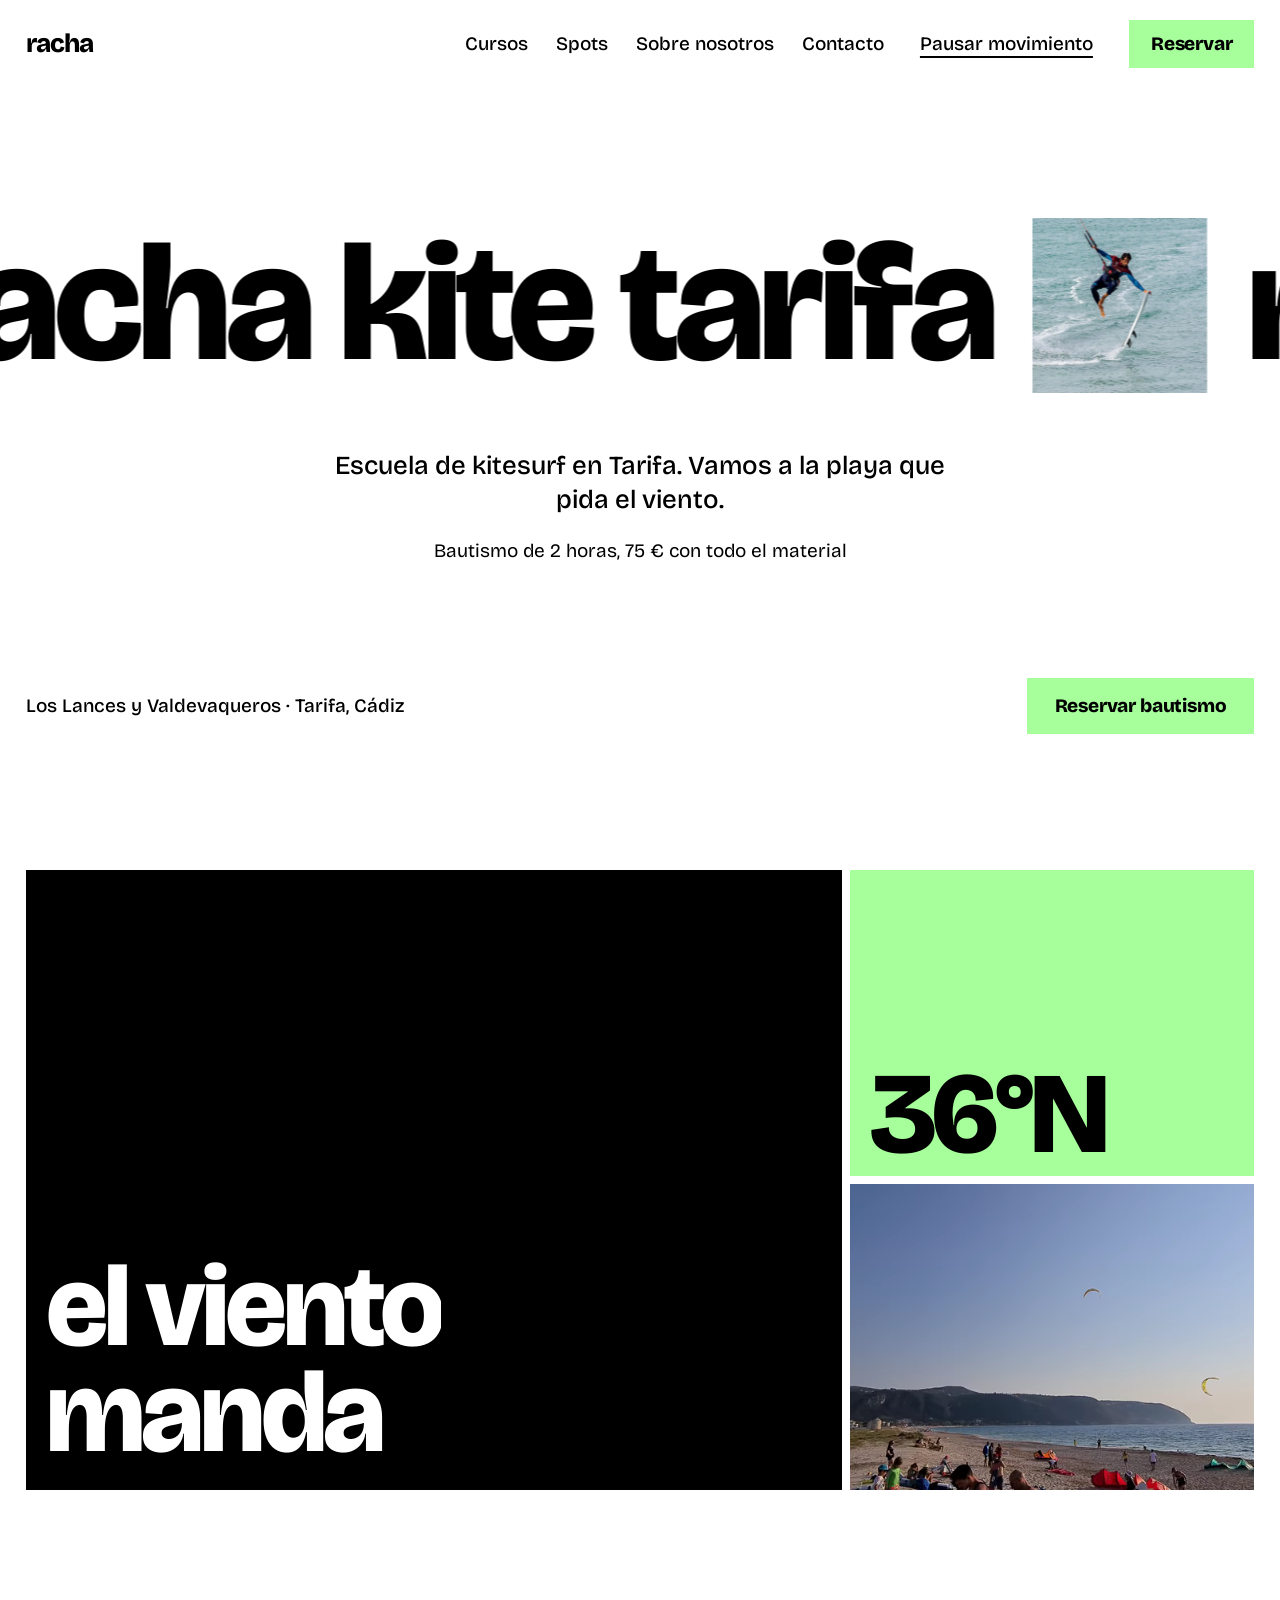
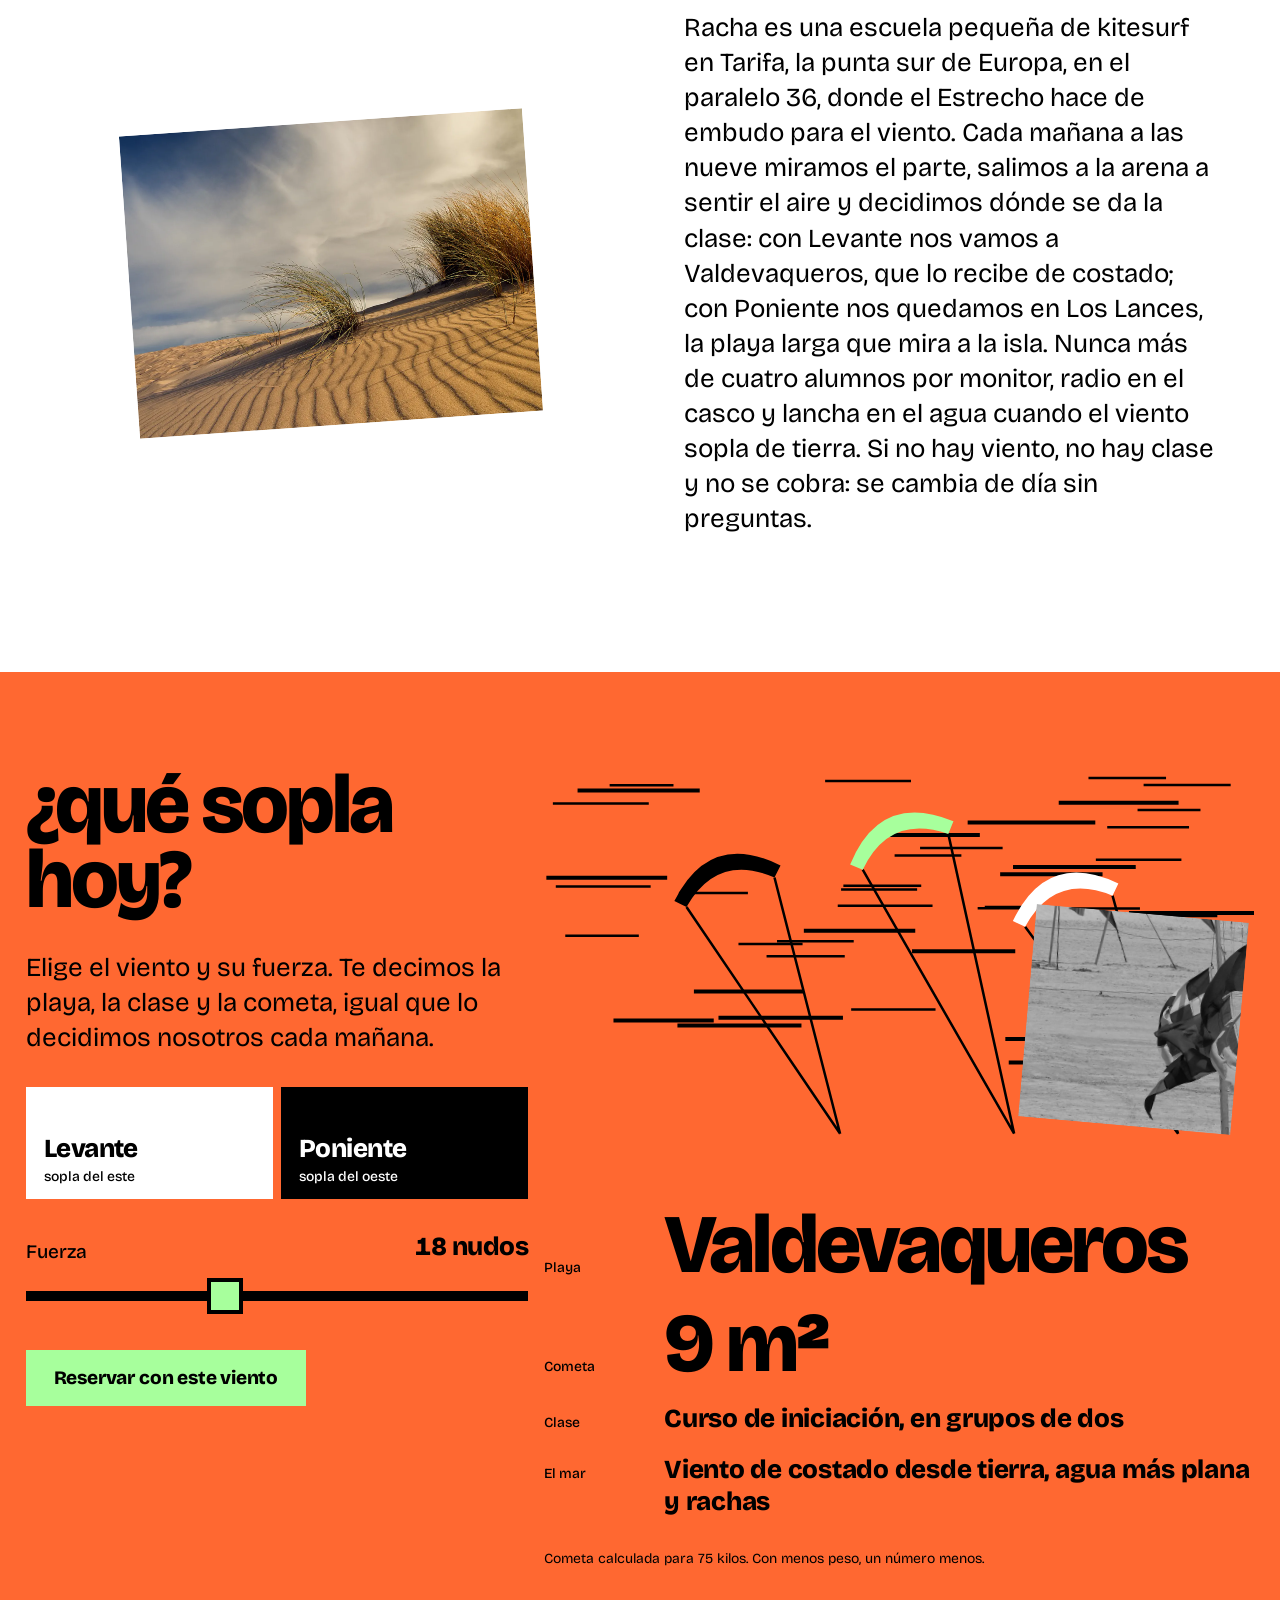
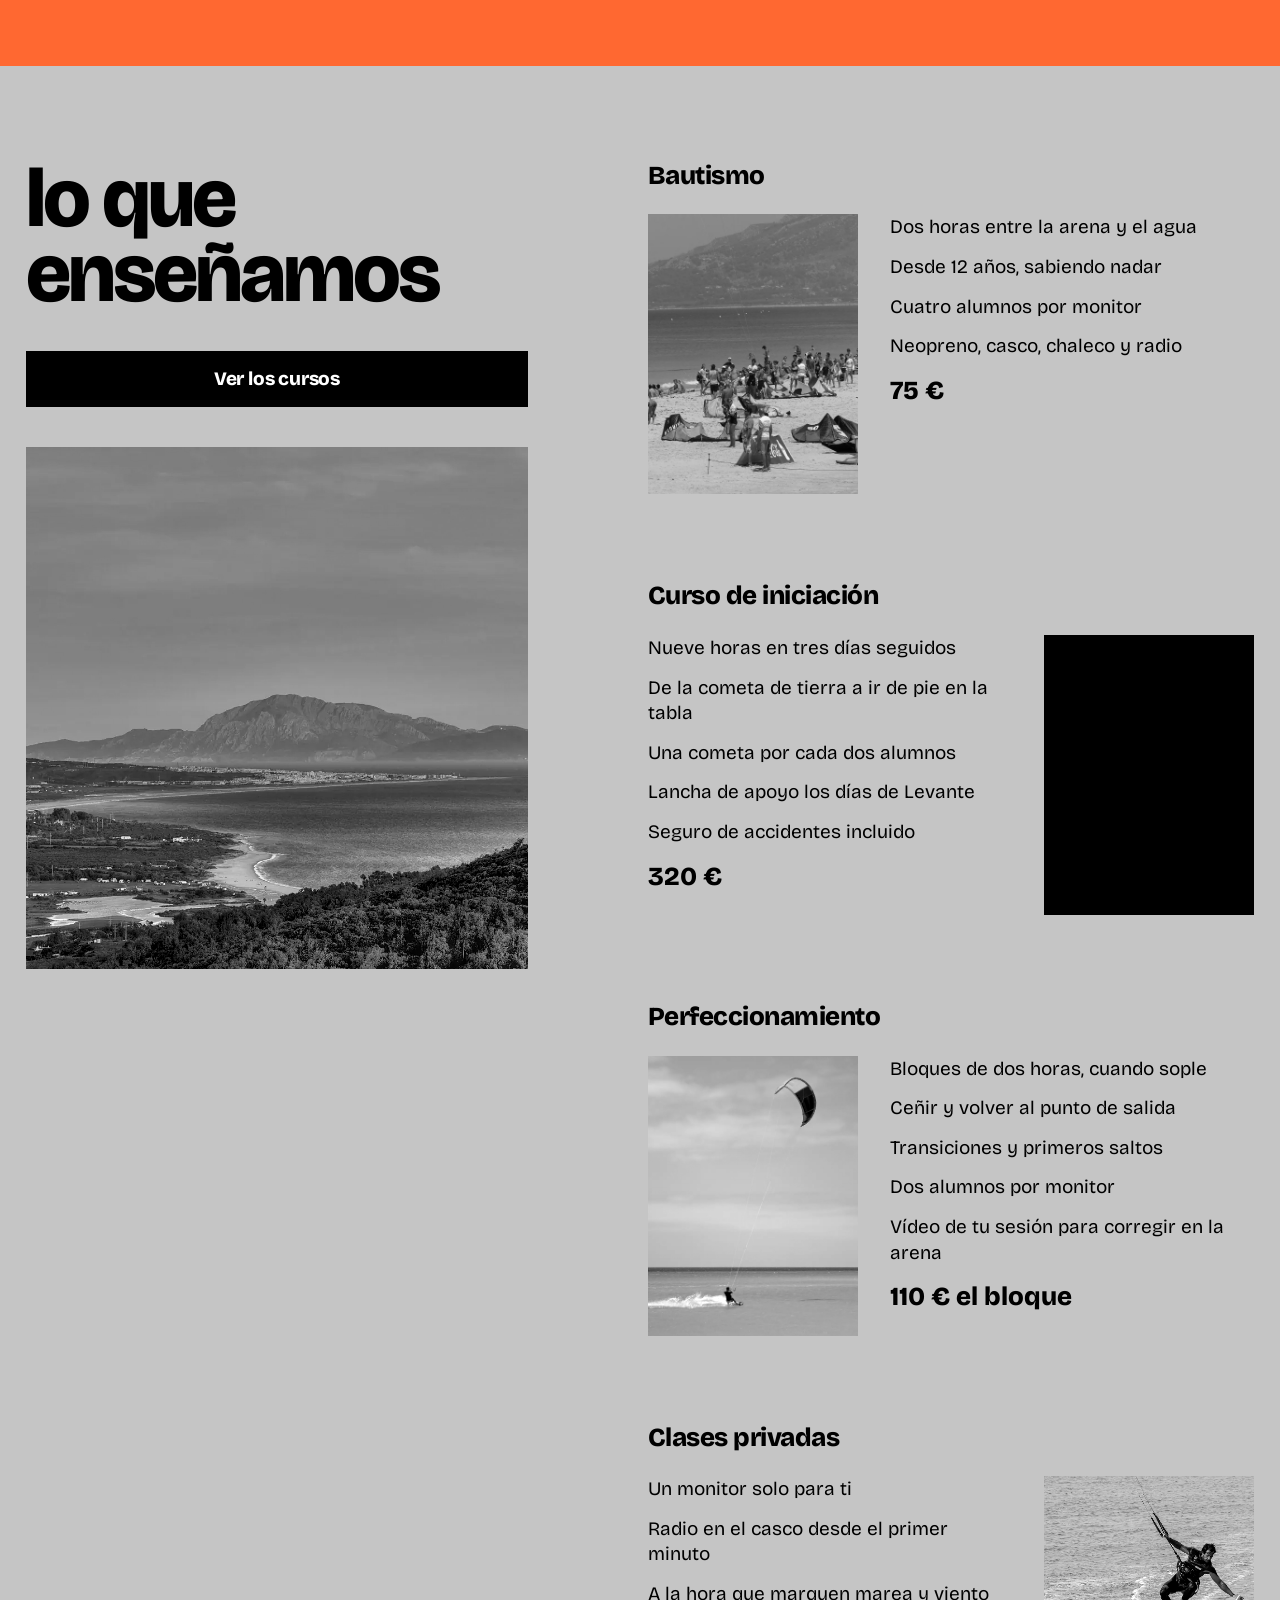
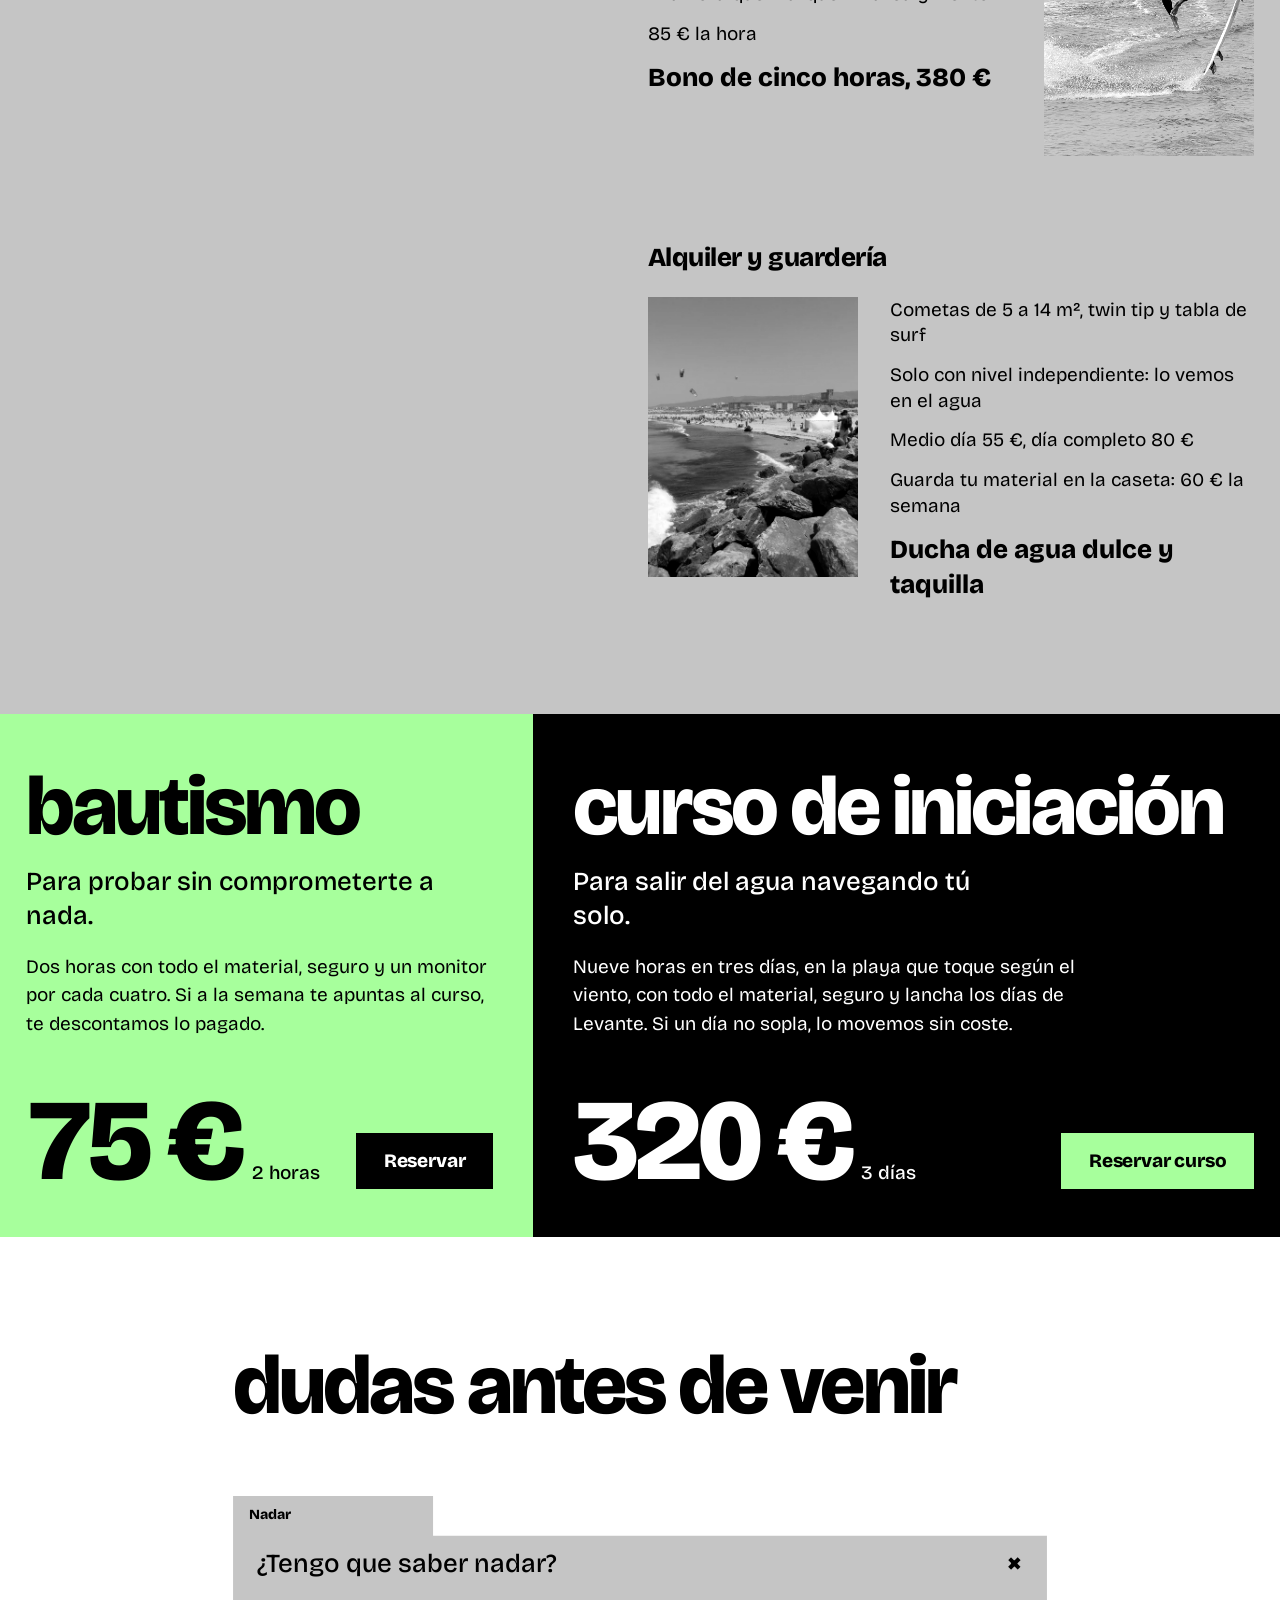
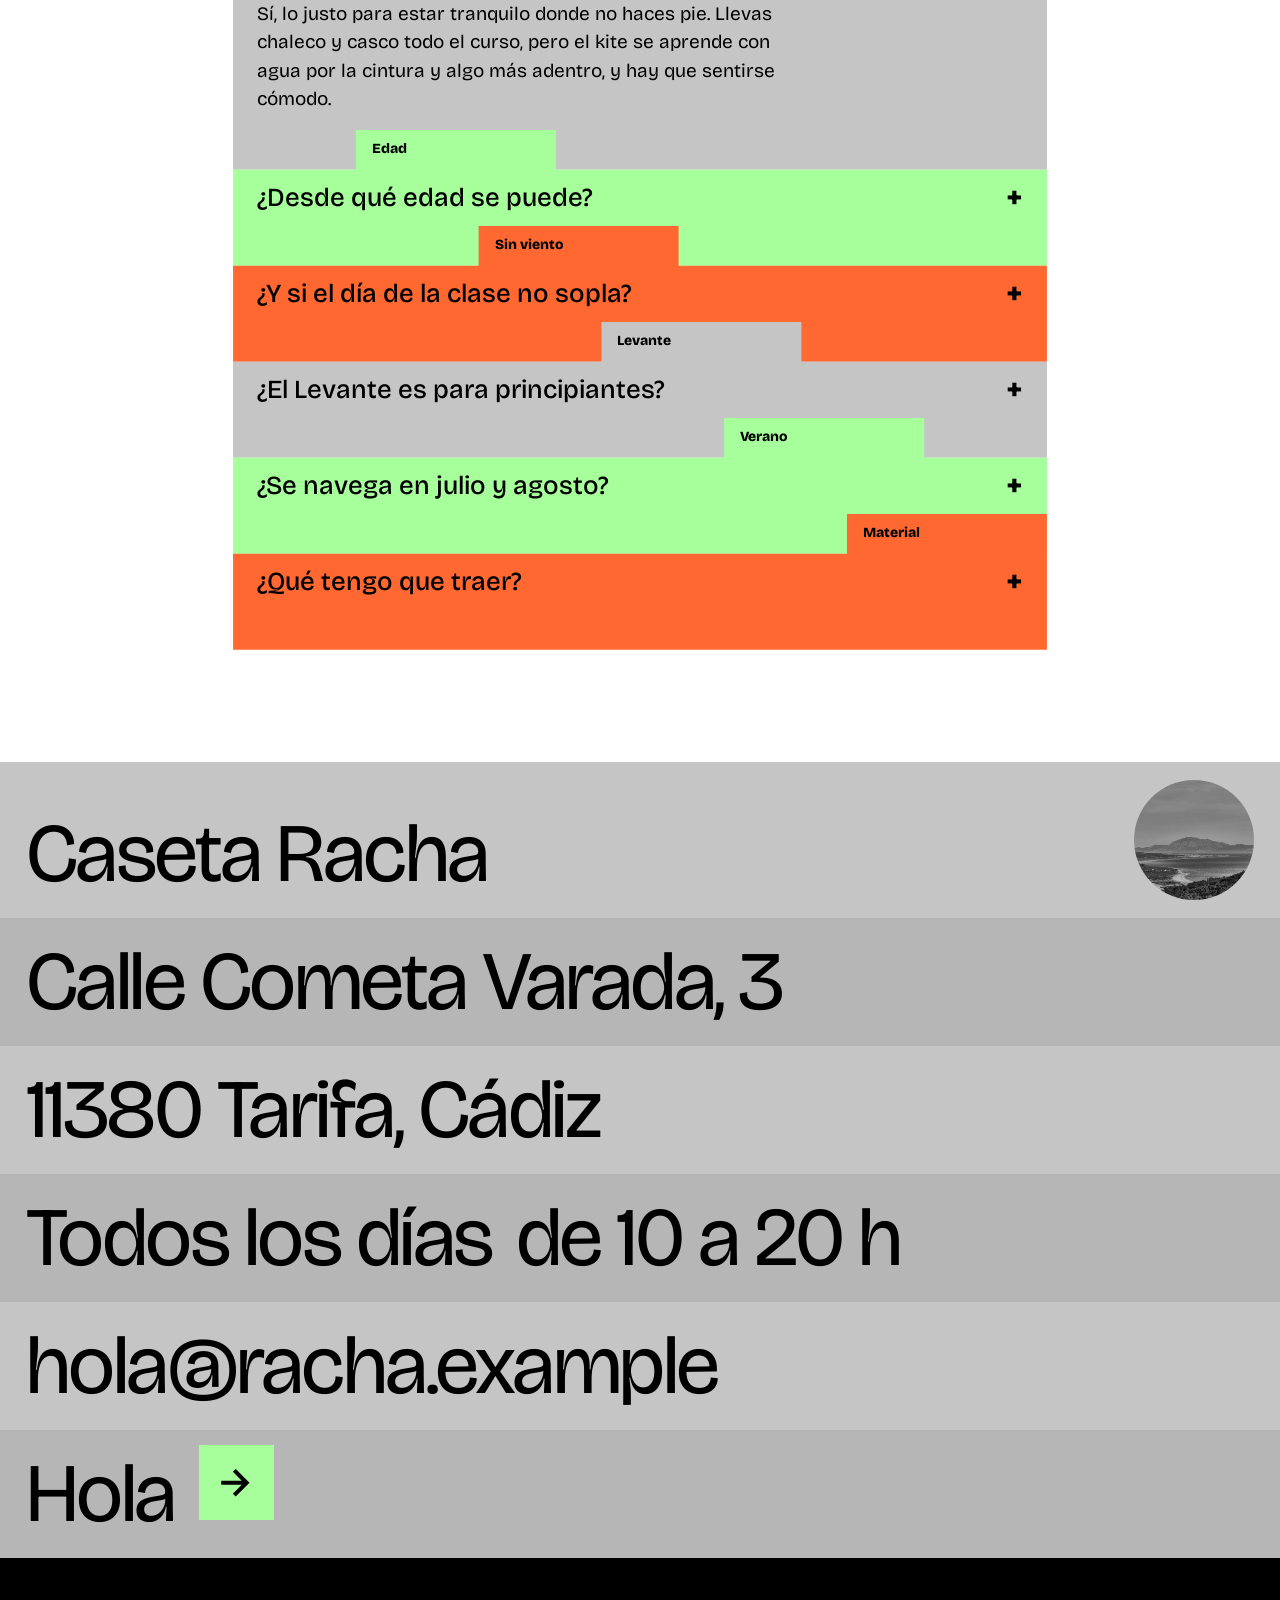
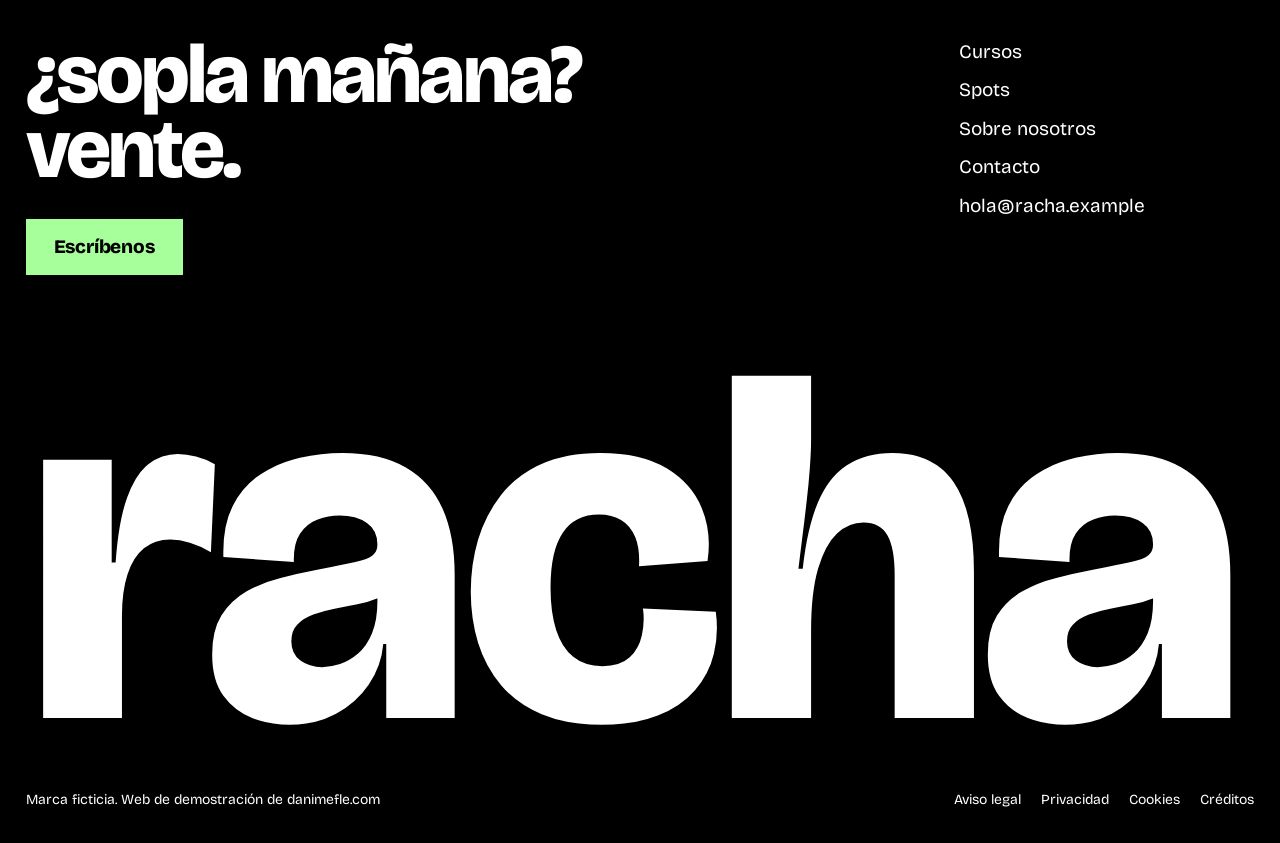
<file: index.html>
<!doctype html>
<!--
  index.html: Portada de Racha, escuela de kitesurf (ficticia) en Tarifa / Home page
  Racha es una marca ficticia: web de demostración de danimefle.com.
  Racha is a fictitious brand: demo site by danimefle.com.
-->
<html lang="es">
<head>
  <meta charset="utf-8">
  <meta name="viewport" content="width=device-width, initial-scale=1">
  <title>Racha · Escuela de kitesurf en Tarifa</title>
  <meta name="description" content="Escuela de kitesurf en Tarifa (marca ficticia): bautismo, cursos de iniciación y perfeccionamiento, clases privadas y alquiler, en la playa que pida el viento.">
  <!-- Negocio ficticio: que no salga en buscadores / Fictitious business: keep it out of search engines -->
  <meta name="robots" content="noindex, follow">
  <link rel="canonical" href="https://racha.danimefle.com/">
  <!-- Open Graph y Twitter / Open Graph and Twitter -->
  <meta property="og:type" content="website">
  <meta property="og:site_name" content="Racha">
  <meta property="og:locale" content="es_ES">
  <meta property="og:url" content="https://racha.danimefle.com/">
  <meta property="og:title" content="Racha · Escuela de kitesurf en Tarifa">
  <meta property="og:description" content="Escuela de kitesurf en Tarifa (marca ficticia): bautismo, cursos de iniciación y perfeccionamiento, clases privadas y alquiler, en la playa que pida el viento.">
  <meta property="og:image" content="https://racha.danimefle.com/assets/og/og-portada.jpg">
  <meta property="og:image:width" content="1200">
  <meta property="og:image:height" content="630">
  <meta property="og:image:alt" content="Racha, escuela de kitesurf en Tarifa">
  <meta name="twitter:card" content="summary_large_image">
  <meta name="twitter:title" content="Racha · Escuela de kitesurf en Tarifa">
  <meta name="twitter:description" content="Escuela de kitesurf en Tarifa (marca ficticia): bautismo, cursos de iniciación y perfeccionamiento, clases privadas y alquiler, en la playa que pida el viento.">
  <meta name="twitter:image" content="https://racha.danimefle.com/assets/og/og-portada.jpg">
  <meta name="theme-color" content="#a7ff9c">
  <!-- Iconos y manifiesto / Icons and manifest -->
  <link rel="icon" href="assets/favicon.svg" type="image/svg+xml">
  <link rel="icon" href="assets/favicon-32.png" type="image/png" sizes="32x32">
  <link rel="apple-touch-icon" href="assets/apple-touch-icon.png">
  <link rel="manifest" href="site.webmanifest">
  <!-- Fuentes propias y estilos / Self-hosted fonts and styles -->
  <link rel="preload" href="assets/fonts/BricolageGrotesque-v9-latin.woff2" as="font" type="font/woff2" crossorigin>
  <link rel="stylesheet" href="assets/css/estilos.css">
  <!-- Clase js antes de pintar; analítica Plausible sin cookies; scripts de la página -->
  <!-- js class before painting; cookie-free Plausible analytics; page scripts -->
  <script src="assets/js/temprano.js"></script>
  <script defer data-domain="racha.danimefle.com" src="https://analytics.danimefle.com/js/script.js"></script>
  <script src="assets/js/movimiento.js" defer></script>
  <script src="assets/js/viento.js" defer></script>
  <!-- Datos estructurados: solo el sitio, sin negocio (es ficticio) / Structured data: site only, no business (it is fictitious) -->
  <script type="application/ld+json">{"@context":"https://schema.org","@type":"WebSite","name":"Racha","url":"https://racha.danimefle.com/","inLanguage":"es","description":"Web de demostración de una escuela de kitesurf ficticia en Tarifa."}</script>
</head>
<body>

<!-- ===================== BARRA COMÚN / COMMON BAR ===================== -->
<a class="saltar" href="#contenido">Saltar al contenido</a>
<header class="barra">
  <a class="barra__marca" href="index.html" aria-label="Racha, inicio" aria-current="page">racha</a>
  <nav class="barra__nav" aria-label="Principal">
    <ul class="barra__links">
        <li><a href="cursos.html">Cursos</a></li>
        <li><a href="spots.html">Spots</a></li>
        <li><a href="sobre-nosotros.html">Sobre nosotros</a></li>
        <li><a href="contacto.html">Contacto</a></li>
    </ul>
  </nav>
  <!-- Pausa del movimiento continuo (solo aparece si la página lo tiene) / Pause for continuous motion (only shown if the page has it) -->
  <button class="barra__pausa" type="button" hidden>Pausar movimiento</button>
  <a class="btn btn--sm barra__cta" href="contacto.html#formulario">Reservar</a>
  <button class="barra__menu" type="button" aria-expanded="false" aria-controls="menu-movil">Menú</button>
</header>
<!-- Menú del móvil: diálogo con foco atrapado; Escape lo cierra / Phone menu: dialog with focus trap; Escape closes it -->
<div class="menu-movil" id="menu-movil" role="dialog" aria-modal="true" aria-label="Menú" hidden>
  <button class="menu-movil__cerrar" type="button">Cerrar</button>
  <nav aria-label="Menú del móvil">
    <ul>
      <li><a href="index.html" aria-current="page">Inicio</a></li>
        <li><a href="cursos.html">Cursos</a></li>
        <li><a href="spots.html">Spots</a></li>
        <li><a href="sobre-nosotros.html">Sobre nosotros</a></li>
        <li><a href="contacto.html">Contacto</a></li>
    </ul>
  </nav>
  <a class="btn" href="contacto.html#formulario">Reservar</a>
</div>

<main id="contenido" tabindex="-1">
<!-- ===================== HÉROE: la cinta con fotos / HERO: the tape with photos ===================== -->
<section class="hero" id="inicio" aria-label="Portada">
  <!-- Bloque central: la cinta con el nombre y las fotos, y la frase que dice qué es esto.
       La cinta se mueve con el viento elegido; la primera copia es el texto real y las demás van ocultas
       a lectores de pantalla. -->
  <!-- Middle block: the tape with the name and the photos, and the sentence saying what this is.
       The tape moves with the chosen wind; the first copy is the real text and the rest are hidden
       from screen readers. -->
  <div class="hero__mid">
    <h1 class="hero__line" data-linea data-continuo>
      <span class="hero__track" data-pista>
        <span class="hero__seg">racha kite tarifa<span class="hero__pic"><img src="assets/img/kiter-cuadrado.webp" width="720" height="720" alt="" fetchpriority="high"></span></span>
        <span class="hero__seg" aria-hidden="true">racha kite tarifa<span class="hero__pic"><img src="assets/img/isla-cuadrado.webp" width="720" height="720" alt=""></span></span>
        <span class="hero__seg" aria-hidden="true">racha kite tarifa<span class="hero__pic"><img src="assets/img/cometas-cuadrado.webp" width="720" height="720" alt=""></span></span>
        <span class="hero__seg" aria-hidden="true">racha kite tarifa<span class="hero__pic"><img src="assets/img/kiter-cuadrado.webp" width="720" height="720" alt=""></span></span>
        <span class="hero__seg" aria-hidden="true">racha kite tarifa<span class="hero__pic"><img src="assets/img/isla-cuadrado.webp" width="720" height="720" alt=""></span></span>
        <span class="hero__seg" aria-hidden="true">racha kite tarifa<span class="hero__pic"><img src="assets/img/cometas-cuadrado.webp" width="720" height="720" alt=""></span></span>
      </span>
    </h1>

    <div class="hero__copy">
      <p class="hero__say" data-r style="--i:2">Escuela de kitesurf en Tarifa. Vamos a la playa que pida el viento.</p>
      <p class="hero__fact" data-r style="--i:3">Bautismo de 2 horas, 75 € con todo el material</p>
    </div>
  </div>

  <!-- Fila inferior: dónde y la única acción / Bottom row: where, and the single action -->
  <div class="hero__bottom">
    <p class="hero__where">Los Lances y Valdevaqueros · Tarifa, Cádiz</p>
    <a class="btn hero__cta" href="contacto.html?curso=bautismo#formulario">Reservar bautismo</a>
  </div>
</section>

<!-- ===================== INTRO: tablero de baldosas ===================== -->
<!-- ===================== INTRO: statement tiles board ===================== -->
<section class="intro" aria-labelledby="t-intro">
  <div class="board">
    <!-- Baldosa A: el lema, en la baldosa más oscura -->
    <!-- Tile A: the slogan, on the darkest tile -->
    <div class="tile tile--a">
      <h2 class="slogan" id="t-intro"><span class="ln"><span data-r style="--i:0">el viento</span></span><span class="ln"><span data-r style="--i:1">manda</span></span></h2>
    </div>
    <!-- Baldosa B: una palabra a la misma talla, recortada -->
    <!-- Tile B: one word at the same size, cropped -->
    <div class="tile tile--b" aria-hidden="true"><span class="tile__word" data-r style="--i:2">36°N</span></div>
    <!-- Baldosa C: la imagen en movimiento (bucle mudo con póster) -->
    <!-- Tile C: the moving picture (muted loop with a poster) -->
    <div class="tile tile--c">
      <video class="loop" muted loop playsinline preload="metadata" data-continuo poster="assets/video/cometas-atardecer-poster.webp" width="854" height="384" aria-hidden="true">
        <source src="assets/video/cometas-atardecer.webm" type="video/webm">
      </video>
    </div>
    <!-- Baldosa D: foto de la duna a la izquierda y el texto largo a la derecha -->
    <!-- Tile D: dune photo on the left and the long text on the right -->
    <div class="tile tile--d">
      <figure class="intro__pic" data-continuo data-r style="--i:0">
        <img src="assets/img/duna.webp" width="1600" height="1092" alt="La arena de la duna de Valdevaqueros, rizada por el viento, con matas de barrón" loading="lazy" decoding="async">
      </figure>
      <p class="intro__text" data-r style="--i:1">Racha es una escuela pequeña de kitesurf en Tarifa, la punta sur de Europa, en el paralelo 36, donde el Estrecho hace de embudo para el viento. Cada mañana a las nueve miramos el parte, salimos a la arena a sentir el aire y decidimos dónde se da la clase: con Levante nos vamos a Valdevaqueros, que lo recibe de costado; con Poniente nos quedamos en Los Lances, la playa larga que mira a la isla. Nunca más de cuatro alumnos por monitor, radio en el casco y lancha en el agua cuando el viento sopla de tierra. Si no hay viento, no hay clase y no se cobra: se cambia de día sin preguntas.</p>
    </div>
  </div>
</section>

<!-- ===================== LA COSA VIVA: parte del viento ===================== -->
<!-- ===================== THE LIVE THING: wind report ===================== -->
<section class="viento" id="viento" aria-labelledby="t-viento">
  <div class="viento__grid">
    <!-- Columna izquierda: título, explicación corta y mandos -->
    <!-- Left column: heading, short note and controls -->
    <div class="viento__ctrl">
      <h2 class="h-head" id="t-viento" data-r style="--i:0">¿qué sopla hoy?</h2>
      <p class="viento__intro" data-r style="--i:1">Elige el viento y su fuerza. Te decimos la playa, la clase y la cometa, igual que lo decidimos nosotros cada mañana.</p>

      <form class="mandos" data-r style="--i:2" aria-describedby="nota-cometa">
        <fieldset class="dir">
          <legend class="sr">Dirección del viento</legend>
          <label class="dir__opt"><input type="radio" name="viento" value="levante" checked><span>Levante<small>sopla del este</small></span></label>
          <label class="dir__opt"><input type="radio" name="viento" value="poniente"><span>Poniente<small>sopla del oeste</small></span></label>
        </fieldset>
        <div class="fuerza">
          <label class="fuerza__lab" for="nudos">Fuerza</label>
          <output class="fuerza__num" id="nudos-out" for="nudos">18 nudos</output>
          <input class="fuerza__range" type="range" id="nudos" name="nudos" min="4" max="40" step="1" value="18" aria-valuetext="18 nudos">
        </div>
      </form>
      <a class="btn viento__cta" data-r style="--i:3" id="reserva-viento" href="contacto.html?viento=levante&amp;nudos=18#formulario">Reservar con este viento</a>
    </div>

    <!-- Columna derecha: el escenario (rayas de viento y cometas) y la respuesta -->
    <!-- Right column: the stage (wind streaks and kites) and the answer -->
    <div class="viento__out">
      <div class="stage" data-r style="--i:1" aria-hidden="true">
        <canvas class="stage__wind" width="800" height="420" data-continuo></canvas>
        <svg class="stage__kites" viewBox="0 0 800 420" preserveAspectRatio="xMidYMid meet">
          <!-- Tres cometas de arco: su tamaño sigue a los m² recomendados -->
          <!-- Three arc kites: their size follows the recommended m² -->
          <g data-kite="0" transform="translate(220 120)">
            <path class="k-line" d="M0 0"/>
            <path class="k-body k-body--ink" d="M-70 10 Q0 -60 70 10 L58 22 Q0 -30 -58 22 Z"/>
          </g>
          <g data-kite="1" transform="translate(420 90)">
            <path class="k-line" d="M0 0"/>
            <path class="k-body k-body--mint" d="M-70 10 Q0 -60 70 10 L58 22 Q0 -30 -58 22 Z"/>
          </g>
          <g data-kite="2" transform="translate(620 140)">
            <path class="k-line" d="M0 0"/>
            <path class="k-body k-body--paper" d="M-70 10 Q0 -60 70 10 L58 22 Q0 -30 -58 22 Z"/>
          </g>
        </svg>
        <figure class="stage__flags">
          <img src="assets/img/banderas.webp" width="900" height="900" alt="" loading="lazy" decoding="async">
        </figure>
      </div>

      <!-- La respuesta: valores por defecto escritos en el HTML (funciona sin JS) -->
      <!-- The answer: default values written in the HTML (works without JS) -->
      <dl class="parte">
        <div class="parte__row" data-r style="--i:2"><dt>Playa</dt><dd id="o-playa">Valdevaqueros</dd></div>
        <div class="parte__row" data-r style="--i:3"><dt>Cometa</dt><dd id="o-cometa">9 m²</dd></div>
        <div class="parte__row parte__row--wide" data-r style="--i:4"><dt>Clase</dt><dd id="o-curso">Curso de iniciación, en grupos de dos</dd></div>
        <div class="parte__row parte__row--wide" data-r style="--i:5"><dt>El mar</dt><dd id="o-mar">Viento de costado desde tierra, agua más plana y rachas</dd></div>
      </dl>
      <p class="solo-lector" id="resumen-parte" role="status"></p>
      <p class="parte__nota" id="nota-cometa">Cometa calculada para 75 kilos. Con menos peso, un número menos.</p>
    </div>
  </div>
</section>

<!-- ===================== CURSOS: título fijo y filas que pasan ===================== -->
<!-- ===================== COURSES: pinned heading, passing rows ===================== -->
<section class="cursos" id="cursos" aria-labelledby="t-cursos">
  <div class="cursos__grid">
    <!-- Columna fija: el título y una foto grande del Estrecho que acompañan mientras pasan los cursos -->
    <!-- Pinned column: the heading and a large photo of the Strait that stay while the courses pass -->
    <div class="cursos__side">
      <h2 class="cursos__h" id="t-cursos">lo que enseñamos</h2>
      <a class="btn btn--ink" href="cursos.html">Ver los cursos</a>
      <figure class="cursos__pic"><img src="assets/img/estrecho.webp" width="1400" height="933" alt="El Estrecho desde la sierra de Tarifa, con la playa abajo y la costa de Marruecos enfrente" loading="lazy" decoding="async"></figure>
    </div>
    <div class="cursos__list">

      <!-- Bloque: bautismo / Block: taster -->
      <article class="curso" data-r style="--i:0">
        <h3 class="curso__t">Bautismo</h3>
        <div class="curso__row">
          <figure class="curso__pic"><img src="assets/img/lances-cometas.webp" width="1600" height="1200" alt="Cometas de colores tendidas en la arena de Los Lances, con gente y la sierra al fondo" loading="lazy" decoding="async"></figure>
          <ul class="curso__ul">
            <li>Dos horas entre la arena y el agua</li>
            <li>Desde 12 años, sabiendo nadar</li>
            <li>Cuatro alumnos por monitor</li>
            <li>Neopreno, casco, chaleco y radio</li>
            <li>75 €</li>
          </ul>
        </div>
      </article>

      <!-- Bloque: iniciación / Block: beginner course -->
      <article class="curso curso--flip" data-r style="--i:0">
        <h3 class="curso__t">Curso de iniciación</h3>
        <div class="curso__row">
          <figure class="curso__pic"><img src="assets/img/isla.webp" width="1600" height="952" alt="Cometas en el aire delante de la Isla de las Palomas, en Tarifa" loading="lazy" decoding="async"></figure>
          <ul class="curso__ul">
            <li>Nueve horas en tres días seguidos</li>
            <li>De la cometa de tierra a ir de pie en la tabla</li>
            <li>Una cometa por cada dos alumnos</li>
            <li>Lancha de apoyo los días de Levante</li>
            <li>Seguro de accidentes incluido</li>
            <li>320 €</li>
          </ul>
        </div>
      </article>

      <!-- Bloque: perfeccionamiento / Block: improver -->
      <article class="curso" data-r style="--i:0">
        <h3 class="curso__t">Perfeccionamiento</h3>
        <div class="curso__row">
          <figure class="curso__pic"><img src="assets/img/sotavento.webp" width="900" height="1350" alt="Una cometa verde tira de un kiter que corre sobre agua turquesa" loading="lazy" decoding="async"></figure>
          <ul class="curso__ul">
            <li>Bloques de dos horas, cuando sople</li>
            <li>Ceñir y volver al punto de salida</li>
            <li>Transiciones y primeros saltos</li>
            <li>Dos alumnos por monitor</li>
            <li>Vídeo de tu sesión para corregir en la arena</li>
            <li>110 € el bloque</li>
          </ul>
        </div>
      </article>

      <!-- Bloque: clases privadas / Block: private lessons -->
      <article class="curso curso--flip" data-r style="--i:0">
        <h3 class="curso__t">Clases privadas</h3>
        <div class="curso__row">
          <figure class="curso__pic"><img src="assets/img/kiter.webp" width="1600" height="1067" alt="Kiter en pleno salto, agarrado a la barra, con la tabla en la mano" loading="lazy" decoding="async"></figure>
          <ul class="curso__ul">
            <li>Un monitor solo para ti</li>
            <li>Radio en el casco desde el primer minuto</li>
            <li>A la hora que marquen marea y viento</li>
            <li>85 € la hora</li>
            <li>Bono de cinco horas, 380 €</li>
          </ul>
        </div>
      </article>

      <!-- Bloque: alquiler y guardería / Block: rental and storage -->
      <article class="curso" data-r style="--i:0">
        <h3 class="curso__t">Alquiler y guardería</h3>
        <div class="curso__row">
          <figure class="curso__pic"><img src="assets/img/lances-escollera.webp" width="1600" height="1200" alt="Escollera de Los Lances con cometas en el cielo y la playa de Tarifa al fondo" loading="lazy" decoding="async"></figure>
          <ul class="curso__ul">
            <li>Cometas de 5 a 14 m², twin tip y tabla de surf</li>
            <li>Solo con nivel independiente: lo vemos en el agua</li>
            <li>Medio día 55 €, día completo 80 €</li>
            <li>Guarda tu material en la caseta: 60 € la semana</li>
            <li>Ducha de agua dulce y taquilla</li>
          </ul>
        </div>
      </article>

    </div>
  </div>
</section>

<!-- ===================== PRECIOS: dos planes, dos campos ===================== -->
<!-- ===================== PRICING: two plans, two fields ===================== -->
<section class="precios" id="precios" aria-label="Precios">
  <!-- Plan pequeño: bautismo (campo menta, columnas 1 a 5) -->
  <!-- Small plan: taster (mint field, columns 1 to 5) -->
  <div class="plan plan--a">
    <h2 class="plan__name" data-r style="--i:0">bautismo</h2>
    <p class="plan__who" data-r style="--i:1">Para probar sin comprometerte a nada.</p>
    <p class="plan__inc" data-r style="--i:2">Dos horas con todo el material, seguro y un monitor por cada cuatro. Si a la semana te apuntas al curso, te descontamos lo pagado.</p>
    <div class="plan__foot" data-r style="--i:3">
      <p class="plan__price">75 €<span>2 horas</span></p>
      <a class="btn btn--ink" href="contacto.html?curso=bautismo#formulario">Reservar</a>
    </div>
  </div>
  <!-- Plan principal: curso de iniciación (campo negro, columnas 6 a 12) -->
  <!-- Main plan: beginner course (black field, columns 6 to 12) -->
  <div class="plan plan--b">
    <h2 class="plan__name" data-r style="--i:0">curso de iniciación</h2>
    <p class="plan__who" data-r style="--i:1">Para salir del agua navegando tú solo.</p>
    <p class="plan__inc" data-r style="--i:2">Nueve horas en tres días, en la playa que toque según el viento, con todo el material, seguro y lancha los días de Levante. Si un día no sopla, lo movemos sin coste.</p>
    <div class="plan__foot" data-r style="--i:3">
      <p class="plan__price">320 €<span>3 días</span></p>
      <a class="btn" href="contacto.html?curso=iniciacion#formulario">Reservar curso</a>
    </div>
  </div>
</section>

<!-- ===================== DUDAS: fichas con pestaña ===================== -->
<!-- ===================== FAQ: tabbed index cards ===================== -->
<section class="dudas" id="dudas" aria-labelledby="t-dudas">
  <h2 class="h-head dudas__h" id="t-dudas" data-r style="--i:0">dudas antes de venir</h2>
  <!-- Acordeón exclusivo nativo (details con el mismo name): una ficha abierta cada vez, sin JS -->
  <!-- Native exclusive accordion (details sharing a name): one card open at a time, no JS -->
  <div class="fichas">
    <details class="ficha" name="dudas" open style="--n:0">
      <summary><span class="ficha__tab">Nadar</span><span class="ficha__q">¿Tengo que saber nadar?</span></summary>
      <p class="ficha__a">Sí, lo justo para estar tranquilo donde no haces pie. Llevas chaleco y casco todo el curso, pero el kite se aprende con agua por la cintura y algo más adentro, y hay que sentirse cómodo.</p>
    </details>
    <details class="ficha" name="dudas" style="--n:1">
      <summary><span class="ficha__tab">Edad</span><span class="ficha__q">¿Desde qué edad se puede?</span></summary>
      <p class="ficha__a">Desde los 12 años con autorización firmada y a partir de unos 40 kilos: con menos peso, la cometa te gana. Por arriba no hay límite si te encuentras en forma.</p>
    </details>
    <details class="ficha" name="dudas" style="--n:2">
      <summary><span class="ficha__tab">Sin viento</span><span class="ficha__q">¿Y si el día de la clase no sopla?</span></summary>
      <p class="ficha__a">No hay clase y no se cobra. Te proponemos otro día de tu semana o te devolvemos el dinero. Lo decidimos a las nueve de la mañana con el parte y te avisamos por mensaje.</p>
    </details>
    <details class="ficha" name="dudas" style="--n:3">
      <summary><span class="ficha__tab">Levante</span><span class="ficha__q">¿El Levante es para principiantes?</span></summary>
      <p class="ficha__a">El flojo sí; el fuerte, no. Sopla de tierra hacia el mar y llega a rachas, así que con Levante damos clase en Valdevaqueros, en grupos más pequeños y con lancha en el agua. Con Levante, la iniciación sale hasta unos 18 nudos; por encima pasamos a perfeccionamiento o nos quedamos en la arena.</p>
    </details>
    <details class="ficha" name="dudas" style="--n:4">
      <summary><span class="ficha__tab">Verano</span><span class="ficha__q">¿Se navega en julio y agosto?</span></summary>
      <p class="ficha__a">Sí, pero solo por los pasillos balizados para kite, porque las playas se llenan de bañistas. Te llevamos al que toca y te enseñamos a entrar y salir por él.</p>
    </details>
    <details class="ficha" name="dudas" style="--n:5">
      <summary><span class="ficha__tab">Material</span><span class="ficha__q">¿Qué tengo que traer?</span></summary>
      <p class="ficha__a">Bañador, crema solar, agua y algo de comer. Neopreno, arnés, casco, chaleco y tabla los ponemos nosotros. Si tienes escarpines, tráelos.</p>
    </details>
  </div>
</section>

<!-- ===================== CONTACTO: la dirección en filas grandes ===================== -->
<!-- ===================== CONTACT: the address in display rows ===================== -->
<section class="contacto" id="contacto" aria-labelledby="t-contacto">
  <div class="fila fila--photo" data-r style="--i:0">
    <h2 class="fila__t" id="t-contacto">Caseta Racha</h2>
    <figure class="fila__pic"><img src="assets/img/estrecho.webp" width="1400" height="933" alt="El Estrecho desde la sierra de Tarifa, con la playa abajo y la costa de Marruecos enfrente" loading="lazy" decoding="async"></figure>
  </div>
  <p class="fila" data-r style="--i:1">Calle Cometa Varada, 3</p>
  <p class="fila" data-r style="--i:2">11380 Tarifa, Cádiz</p>
  <p class="fila fila--horas" data-r style="--i:3"><span>Todos los días</span> <span>de 10 a 20 h</span></p>
  <a class="fila fila--link" data-r style="--i:4" href="mailto:hola@racha.example">hola@racha.example</a>
  <p class="fila fila--hola" data-r style="--i:5">
    <span>Hola</span>
    <a class="arrow" href="contacto.html" aria-label="Ir a la página de contacto">
      <svg viewBox="0 0 24 24" width="24" height="24" aria-hidden="true"><path d="M4 12h14M12 5l7 7-7 7" fill="none" stroke="currentColor" stroke-width="2.6" stroke-linecap="square"/></svg>
    </a>
  </p>
</section>
</main>

<!-- ===================== PIE COMÚN / COMMON FOOTER ===================== -->
<footer class="pie">
  <div class="pie__top">
    <div class="pie__inv">
      <h2 class="pie__h" data-r style="--i:0">¿sopla mañana?<br>vente.</h2>
      <a class="btn" data-r style="--i:1" href="contacto.html#formulario">Escríbenos</a>
    </div>
    <ul class="pie__links" data-r style="--i:2">
      <li><a class="lnk" href="cursos.html">Cursos</a></li>
      <li><a class="lnk" href="spots.html">Spots</a></li>
      <li><a class="lnk" href="sobre-nosotros.html">Sobre nosotros</a></li>
      <li><a class="lnk" href="contacto.html">Contacto</a></li>
      <li><a class="lnk" href="mailto:hola@racha.example">hola@racha.example</a></li>
    </ul>
  </div>
  <!-- El nombre a todo el ancho, entero / The name across the full width, whole -->
  <p class="pie__mark" aria-hidden="true"><span data-r style="--i:0">racha</span></p>
  <!-- Aviso de demostración y enlaces legales / Demo notice and legal links -->
  <div class="pie__legal">
    <p class="pie__demo">Marca ficticia. Web de demostración de <a class="lnk" href="https://danimefle.com">danimefle.com</a></p>
    <ul>
      <li><a class="lnk" href="aviso-legal.html">Aviso legal</a></li>
      <li><a class="lnk" href="privacidad.html">Privacidad</a></li>
      <li><a class="lnk" href="cookies.html">Cookies</a></li>
      <li><a class="lnk" href="creditos.html">Créditos</a></li>
    </ul>
  </div>
</footer>

</body>
</html>
</file>
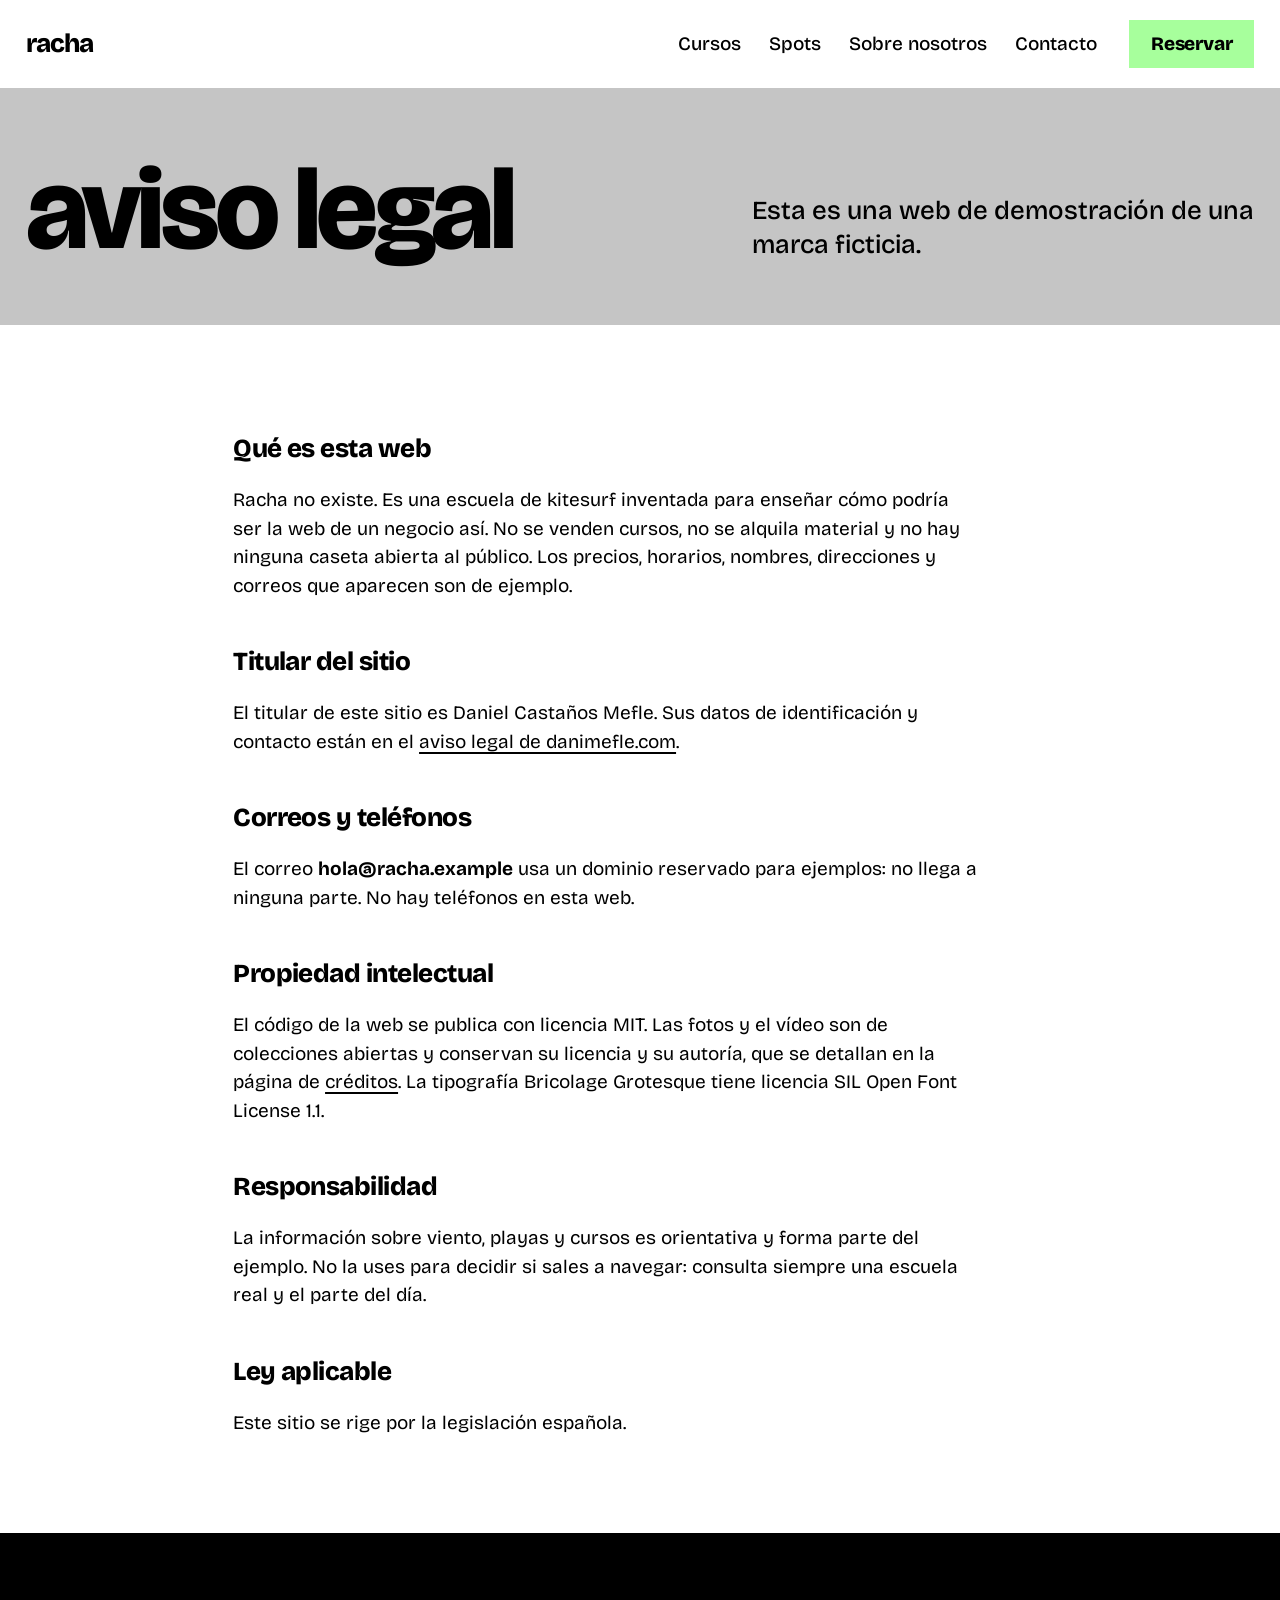
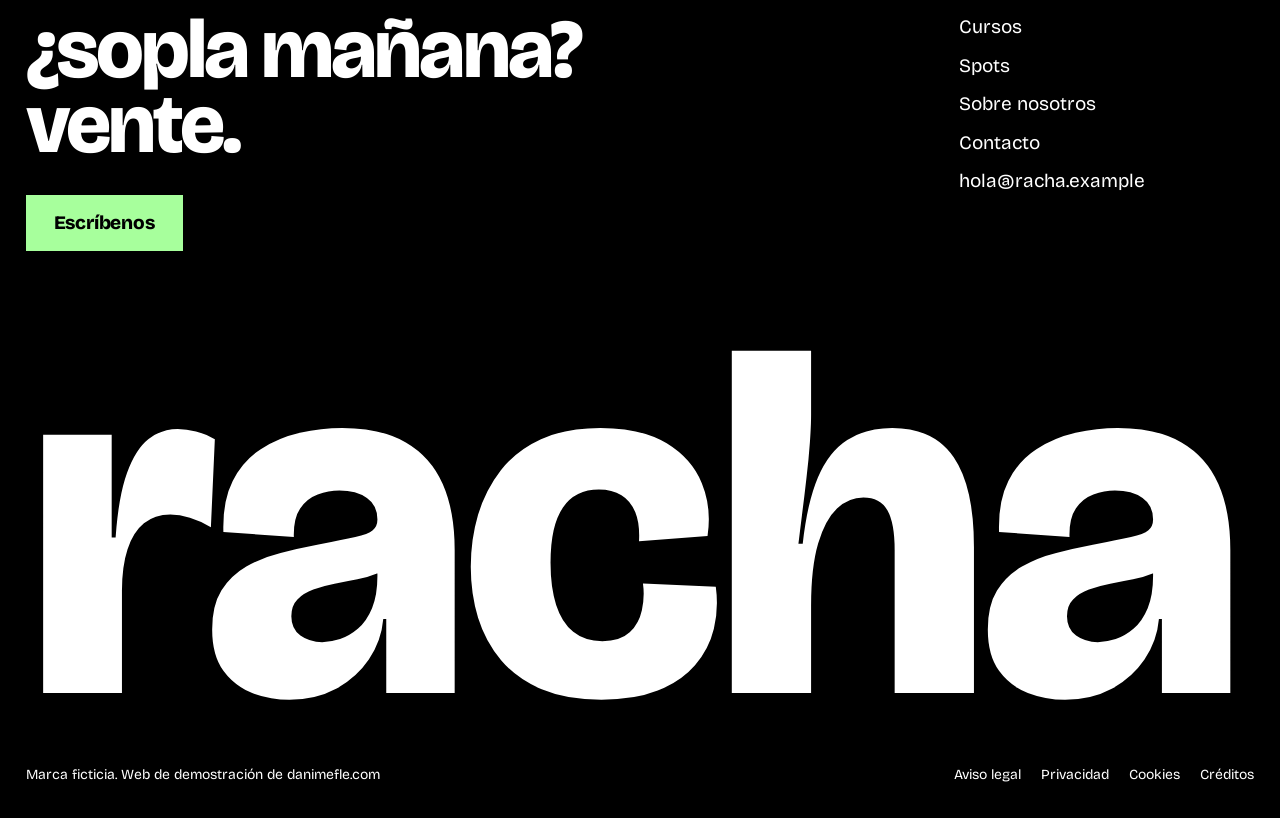
<file: aviso-legal.html>
<!doctype html>
<!--
  aviso-legal.html: Aviso legal de la web de demostración / Legal notice
  Racha es una marca ficticia: web de demostración de danimefle.com.
  Racha is a fictitious brand: demo site by danimefle.com.
-->
<html lang="es">
<head>
  <meta charset="utf-8">
  <meta name="viewport" content="width=device-width, initial-scale=1">
  <title>Aviso legal · Racha (web de demostración)</title>
  <meta name="description" content="Aviso legal de la web de demostración de Racha, una marca ficticia.">
  <!-- Negocio ficticio: que no salga en buscadores / Fictitious business: keep it out of search engines -->
  <meta name="robots" content="noindex, follow">
  <link rel="canonical" href="https://racha.danimefle.com/aviso-legal">
  <!-- Open Graph y Twitter / Open Graph and Twitter -->
  <meta property="og:type" content="website">
  <meta property="og:site_name" content="Racha">
  <meta property="og:locale" content="es_ES">
  <meta property="og:url" content="https://racha.danimefle.com/aviso-legal">
  <meta property="og:title" content="Aviso legal · Racha (web de demostración)">
  <meta property="og:description" content="Aviso legal de la web de demostración de Racha, una marca ficticia.">
  <meta property="og:image" content="https://racha.danimefle.com/assets/og/og-portada.jpg">
  <meta property="og:image:width" content="1200">
  <meta property="og:image:height" content="630">
  <meta property="og:image:alt" content="Racha, escuela de kitesurf en Tarifa">
  <meta name="twitter:card" content="summary_large_image">
  <meta name="twitter:title" content="Aviso legal · Racha (web de demostración)">
  <meta name="twitter:description" content="Aviso legal de la web de demostración de Racha, una marca ficticia.">
  <meta name="twitter:image" content="https://racha.danimefle.com/assets/og/og-portada.jpg">
  <meta name="theme-color" content="#a7ff9c">
  <!-- Iconos y manifiesto / Icons and manifest -->
  <link rel="icon" href="assets/favicon.svg" type="image/svg+xml">
  <link rel="icon" href="assets/favicon-32.png" type="image/png" sizes="32x32">
  <link rel="apple-touch-icon" href="assets/apple-touch-icon.png">
  <link rel="manifest" href="site.webmanifest">
  <!-- Fuentes propias y estilos / Self-hosted fonts and styles -->
  <link rel="preload" href="assets/fonts/BricolageGrotesque-v9-latin.woff2" as="font" type="font/woff2" crossorigin>
  <link rel="stylesheet" href="assets/css/estilos.css">
  <!-- Clase js antes de pintar; analítica Plausible sin cookies; scripts de la página -->
  <!-- js class before painting; cookie-free Plausible analytics; page scripts -->
  <script src="assets/js/temprano.js"></script>
  <script defer data-domain="racha.danimefle.com" src="https://analytics.danimefle.com/js/script.js"></script>
  <script src="assets/js/movimiento.js" defer></script>
</head>
<body>

<!-- ===================== BARRA COMÚN / COMMON BAR ===================== -->
<a class="saltar" href="#contenido">Saltar al contenido</a>
<header class="barra">
  <a class="barra__marca" href="index.html" aria-label="Racha, inicio">racha</a>
  <nav class="barra__nav" aria-label="Principal">
    <ul class="barra__links">
        <li><a href="cursos.html">Cursos</a></li>
        <li><a href="spots.html">Spots</a></li>
        <li><a href="sobre-nosotros.html">Sobre nosotros</a></li>
        <li><a href="contacto.html">Contacto</a></li>
    </ul>
  </nav>
  <!-- Pausa del movimiento continuo (solo aparece si la página lo tiene) / Pause for continuous motion (only shown if the page has it) -->
  <button class="barra__pausa" type="button" hidden>Pausar movimiento</button>
  <a class="btn btn--sm barra__cta" href="contacto.html#formulario">Reservar</a>
  <button class="barra__menu" type="button" aria-expanded="false" aria-controls="menu-movil">Menú</button>
</header>
<!-- Menú del móvil: diálogo con foco atrapado; Escape lo cierra / Phone menu: dialog with focus trap; Escape closes it -->
<div class="menu-movil" id="menu-movil" role="dialog" aria-modal="true" aria-label="Menú" hidden>
  <button class="menu-movil__cerrar" type="button">Cerrar</button>
  <nav aria-label="Menú del móvil">
    <ul>
      <li><a href="index.html">Inicio</a></li>
        <li><a href="cursos.html">Cursos</a></li>
        <li><a href="spots.html">Spots</a></li>
        <li><a href="sobre-nosotros.html">Sobre nosotros</a></li>
        <li><a href="contacto.html">Contacto</a></li>
    </ul>
  </nav>
  <a class="btn" href="contacto.html#formulario">Reservar</a>
</div>

<main id="contenido" tabindex="-1">
<!-- ===================== CABECERA / HEAD ===================== -->
<section class="cabeza cabeza--gris" aria-labelledby="t-pagina">
  <h1 class="cabeza__h" id="t-pagina">aviso legal</h1>
  <div class="cabeza__txt">
    <p class="cabeza__lead">Esta es una web de demostración de una marca ficticia.</p>
  </div>
</section>

<!-- ===================== TEXTO / TEXT ===================== -->
<section class="texto" aria-label="Texto del aviso legal">
  <div class="texto__cuerpo">
    <h2>Qué es esta web</h2>
    <p>Racha no existe. Es una escuela de kitesurf inventada para enseñar cómo podría ser la web de un negocio así. No se venden cursos, no se alquila material y no hay ninguna caseta abierta al público. Los precios, horarios, nombres, direcciones y correos que aparecen son de ejemplo.</p>
    <h2>Titular del sitio</h2>
    <p>El titular de este sitio es Daniel Castaños Mefle. Sus datos de identificación y contacto están en el <a href="https://danimefle.com/aviso-legal">aviso legal de danimefle.com</a>.</p>
    <h2>Correos y teléfonos</h2>
    <p>El correo <strong>hola@racha.example</strong> usa un dominio reservado para ejemplos: no llega a ninguna parte. No hay teléfonos en esta web.</p>
    <h2>Propiedad intelectual</h2>
    <p>El código de la web se publica con licencia MIT. Las fotos y el vídeo son de colecciones abiertas y conservan su licencia y su autoría, que se detallan en la página de <a href="creditos.html">créditos</a>. La tipografía Bricolage Grotesque tiene licencia SIL Open Font License 1.1.</p>
    <h2>Responsabilidad</h2>
    <p>La información sobre viento, playas y cursos es orientativa y forma parte del ejemplo. No la uses para decidir si sales a navegar: consulta siempre una escuela real y el parte del día.</p>
    <h2>Ley aplicable</h2>
    <p>Este sitio se rige por la legislación española.</p>
  </div>
</section>
</main>

<!-- ===================== PIE COMÚN / COMMON FOOTER ===================== -->
<footer class="pie">
  <div class="pie__top">
    <div class="pie__inv">
      <h2 class="pie__h" data-r style="--i:0">¿sopla mañana?<br>vente.</h2>
      <a class="btn" data-r style="--i:1" href="contacto.html#formulario">Escríbenos</a>
    </div>
    <ul class="pie__links" data-r style="--i:2">
      <li><a class="lnk" href="cursos.html">Cursos</a></li>
      <li><a class="lnk" href="spots.html">Spots</a></li>
      <li><a class="lnk" href="sobre-nosotros.html">Sobre nosotros</a></li>
      <li><a class="lnk" href="contacto.html">Contacto</a></li>
      <li><a class="lnk" href="mailto:hola@racha.example">hola@racha.example</a></li>
    </ul>
  </div>
  <!-- El nombre a todo el ancho, entero / The name across the full width, whole -->
  <p class="pie__mark" aria-hidden="true"><span data-r style="--i:0">racha</span></p>
  <!-- Aviso de demostración y enlaces legales / Demo notice and legal links -->
  <div class="pie__legal">
    <p class="pie__demo">Marca ficticia. Web de demostración de <a class="lnk" href="https://danimefle.com">danimefle.com</a></p>
    <ul>
      <li><a class="lnk" href="aviso-legal.html">Aviso legal</a></li>
      <li><a class="lnk" href="privacidad.html">Privacidad</a></li>
      <li><a class="lnk" href="cookies.html">Cookies</a></li>
      <li><a class="lnk" href="creditos.html">Créditos</a></li>
    </ul>
  </div>
</footer>

</body>
</html>
</file>
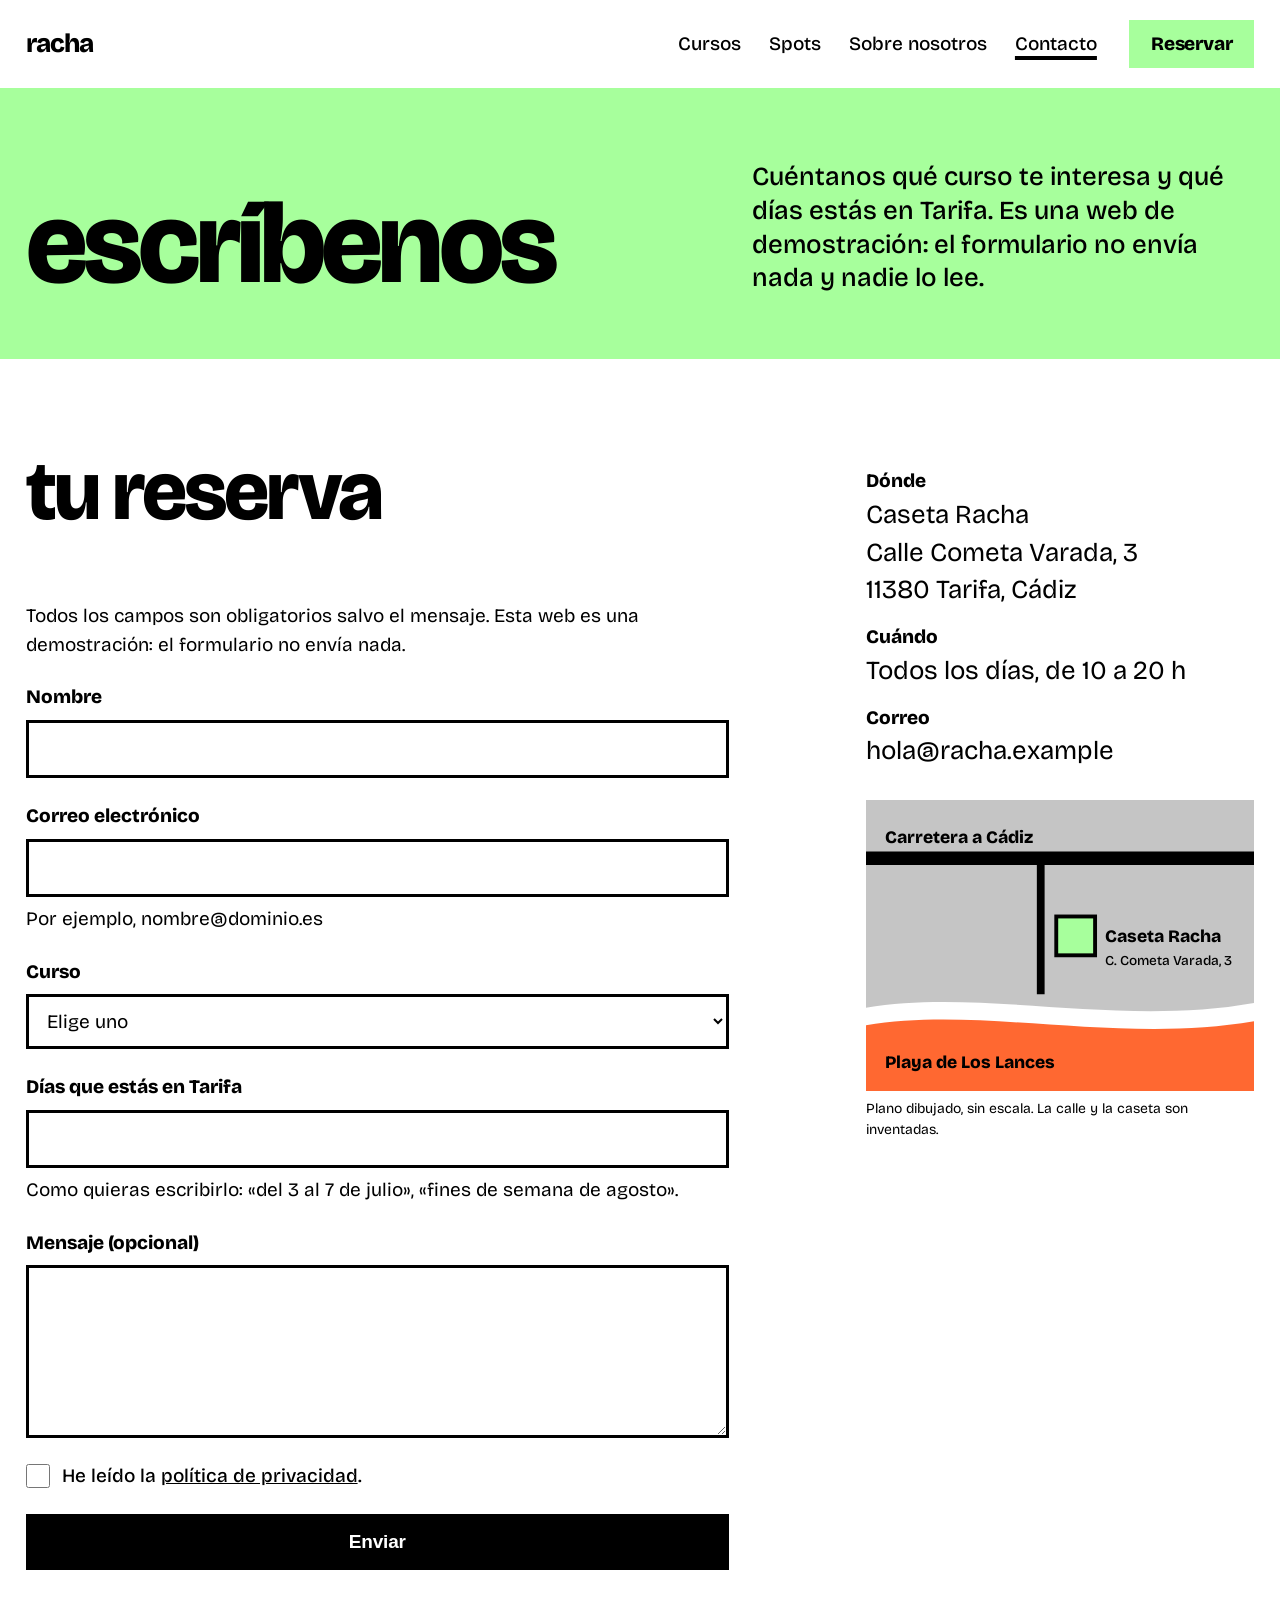
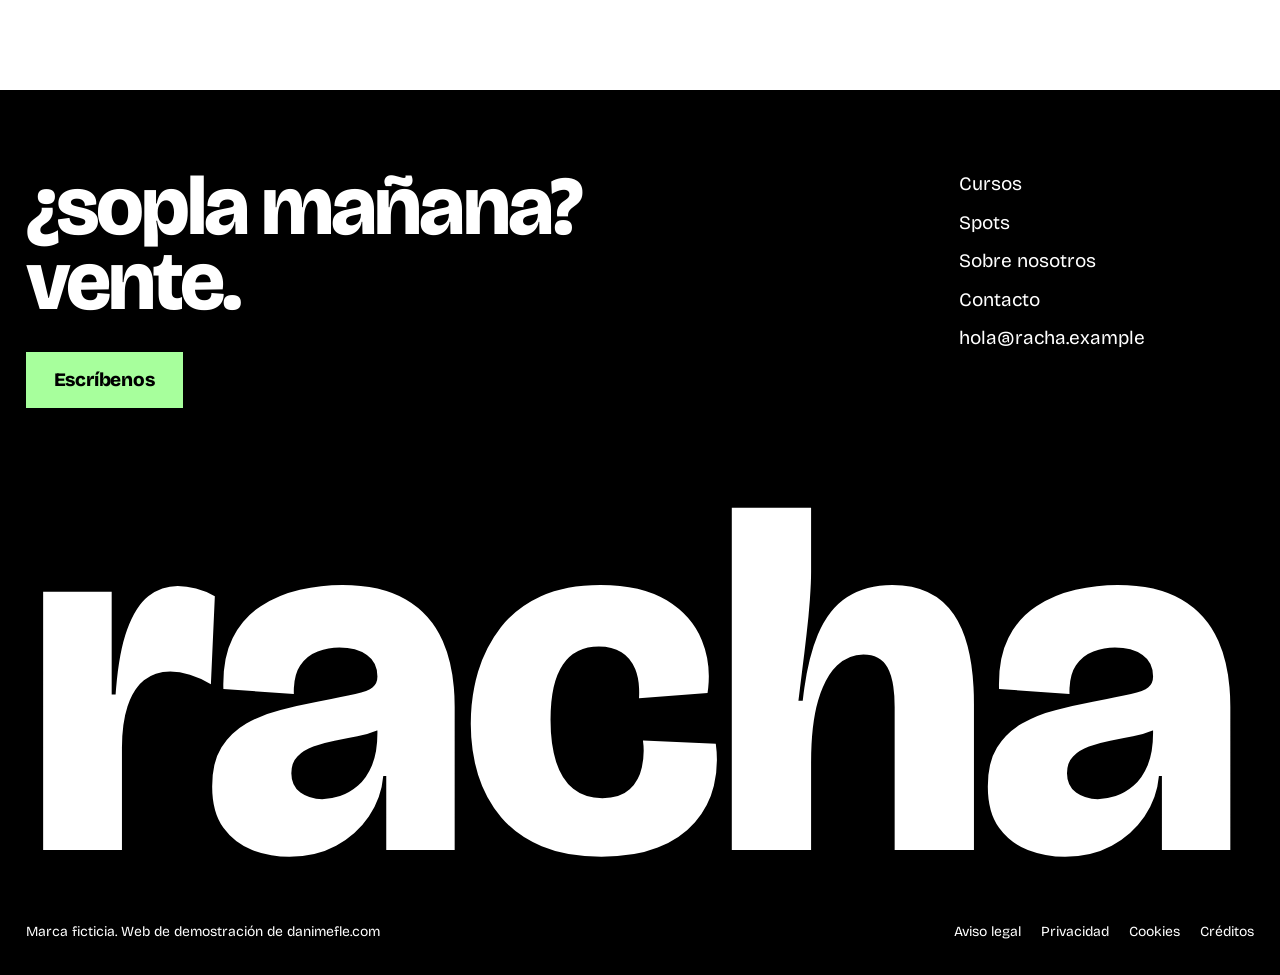
<file: contacto.html>
<!doctype html>
<!--
  contacto.html: Formulario de contacto (demostración), dirección y horario / Contact
  Racha es una marca ficticia: web de demostración de danimefle.com.
  Racha is a fictitious brand: demo site by danimefle.com.
-->
<html lang="es">
<head>
  <meta charset="utf-8">
  <meta name="viewport" content="width=device-width, initial-scale=1">
  <title>Contacto · Racha, escuela de kite en Tarifa</title>
  <meta name="description" content="Formulario de contacto de demostración de Racha, escuela de kitesurf ficticia en Tarifa: no envía nada.">
  <!-- Negocio ficticio: que no salga en buscadores / Fictitious business: keep it out of search engines -->
  <meta name="robots" content="noindex, follow">
  <link rel="canonical" href="https://racha.danimefle.com/contacto">
  <!-- Open Graph y Twitter / Open Graph and Twitter -->
  <meta property="og:type" content="website">
  <meta property="og:site_name" content="Racha">
  <meta property="og:locale" content="es_ES">
  <meta property="og:url" content="https://racha.danimefle.com/contacto">
  <meta property="og:title" content="Contacto · Racha, escuela de kite en Tarifa">
  <meta property="og:description" content="Formulario de contacto de demostración de Racha, escuela de kitesurf ficticia en Tarifa: no envía nada.">
  <meta property="og:image" content="https://racha.danimefle.com/assets/og/og-contacto.jpg">
  <meta property="og:image:width" content="1200">
  <meta property="og:image:height" content="630">
  <meta property="og:image:alt" content="Contacto de Racha">
  <meta name="twitter:card" content="summary_large_image">
  <meta name="twitter:title" content="Contacto · Racha, escuela de kite en Tarifa">
  <meta name="twitter:description" content="Formulario de contacto de demostración de Racha, escuela de kitesurf ficticia en Tarifa: no envía nada.">
  <meta name="twitter:image" content="https://racha.danimefle.com/assets/og/og-contacto.jpg">
  <meta name="theme-color" content="#a7ff9c">
  <!-- Iconos y manifiesto / Icons and manifest -->
  <link rel="icon" href="assets/favicon.svg" type="image/svg+xml">
  <link rel="icon" href="assets/favicon-32.png" type="image/png" sizes="32x32">
  <link rel="apple-touch-icon" href="assets/apple-touch-icon.png">
  <link rel="manifest" href="site.webmanifest">
  <!-- Fuentes propias y estilos / Self-hosted fonts and styles -->
  <link rel="preload" href="assets/fonts/BricolageGrotesque-v9-latin.woff2" as="font" type="font/woff2" crossorigin>
  <link rel="stylesheet" href="assets/css/estilos.css">
  <!-- Clase js antes de pintar; analítica Plausible sin cookies; scripts de la página -->
  <!-- js class before painting; cookie-free Plausible analytics; page scripts -->
  <script src="assets/js/temprano.js"></script>
  <script defer data-domain="racha.danimefle.com" src="https://analytics.danimefle.com/js/script.js"></script>
  <script src="assets/js/movimiento.js" defer></script>
  <script src="assets/js/formulario.js" defer></script>
</head>
<body>

<!-- ===================== BARRA COMÚN / COMMON BAR ===================== -->
<a class="saltar" href="#contenido">Saltar al contenido</a>
<header class="barra">
  <a class="barra__marca" href="index.html" aria-label="Racha, inicio">racha</a>
  <nav class="barra__nav" aria-label="Principal">
    <ul class="barra__links">
        <li><a href="cursos.html">Cursos</a></li>
        <li><a href="spots.html">Spots</a></li>
        <li><a href="sobre-nosotros.html">Sobre nosotros</a></li>
        <li><a href="contacto.html" aria-current="page">Contacto</a></li>
    </ul>
  </nav>
  <!-- Pausa del movimiento continuo (solo aparece si la página lo tiene) / Pause for continuous motion (only shown if the page has it) -->
  <button class="barra__pausa" type="button" hidden>Pausar movimiento</button>
  <a class="btn btn--sm barra__cta" href="contacto.html#formulario">Reservar</a>
  <button class="barra__menu" type="button" aria-expanded="false" aria-controls="menu-movil">Menú</button>
</header>
<!-- Menú del móvil: diálogo con foco atrapado; Escape lo cierra / Phone menu: dialog with focus trap; Escape closes it -->
<div class="menu-movil" id="menu-movil" role="dialog" aria-modal="true" aria-label="Menú" hidden>
  <button class="menu-movil__cerrar" type="button">Cerrar</button>
  <nav aria-label="Menú del móvil">
    <ul>
      <li><a href="index.html">Inicio</a></li>
        <li><a href="cursos.html">Cursos</a></li>
        <li><a href="spots.html">Spots</a></li>
        <li><a href="sobre-nosotros.html">Sobre nosotros</a></li>
        <li><a href="contacto.html" aria-current="page">Contacto</a></li>
    </ul>
  </nav>
  <a class="btn" href="contacto.html#formulario">Reservar</a>
</div>

<main id="contenido" tabindex="-1">
<!-- ===================== CABECERA / HEAD ===================== -->
<section class="cabeza cabeza--menta" aria-labelledby="t-pagina">
  <h1 class="cabeza__h" id="t-pagina" data-r style="--i:0">escríbenos</h1>
  <div class="cabeza__txt" data-r style="--i:1">
    <p class="cabeza__lead">Cuéntanos qué curso te interesa y qué días estás en Tarifa. Es una web de demostración: el formulario no envía nada y nadie lo lee.</p>
  </div>
</section>

<!-- ===================== FORMULARIO Y DATOS / FORM AND DETAILS ===================== -->
<section class="bloque" aria-labelledby="t-form">
  <div class="contacto-grid">
    <!-- Formulario de demostración: no envía ni guarda nada (ver formulario.js) -->
    <!-- Demo form: sends and stores nothing (see formulario.js) -->
    <form class="form" id="formulario" novalidate aria-labelledby="t-form">
      <h2 class="bloque__h" id="t-form">tu reserva</h2>
      <p class="campo__ayuda">Todos los campos son obligatorios salvo el mensaje. Esta web es una demostración: el formulario no envía nada.</p>

      <div class="campo">
        <label for="f-nombre">Nombre</label>
        <input type="text" id="f-nombre" autocomplete="given-name" required aria-describedby="e-nombre">
        <p class="campo__error" id="e-nombre"></p>
      </div>

      <div class="campo">
        <label for="f-correo">Correo electrónico</label>
        <input type="email" id="f-correo" autocomplete="email" required aria-describedby="a-correo e-correo">
        <p class="campo__ayuda" id="a-correo">Por ejemplo, nombre@dominio.es</p>
        <p class="campo__error" id="e-correo"></p>
      </div>

      <div class="campo">
        <label for="f-curso">Curso</label>
        <select id="f-curso" required aria-describedby="e-curso">
          <option value="">Elige uno</option>
          <option value="bautismo">Bautismo · 75 €</option>
          <option value="iniciacion">Iniciación · 320 €</option>
          <option value="perfeccionamiento">Perfeccionamiento · 110 € el bloque</option>
          <option value="privadas">Clases privadas · 85 € la hora</option>
          <option value="alquiler">Alquiler de material</option>
          <option value="no-se">No lo sé, aconsejadme</option>
        </select>
        <p class="campo__error" id="e-curso"></p>
      </div>

      <div class="campo">
        <label for="f-dias">Días que estás en Tarifa</label>
        <input type="text" id="f-dias" required aria-describedby="a-dias e-dias">
        <p class="campo__ayuda" id="a-dias">Como quieras escribirlo: «del 3 al 7 de julio», «fines de semana de agosto».</p>
        <p class="campo__error" id="e-dias"></p>
      </div>

      <div class="campo">
        <label for="f-mensaje">Mensaje <span class="campo__ayuda">(opcional)</span></label>
        <textarea id="f-mensaje" rows="5"></textarea>
      </div>

      <div class="campo campo--check">
        <input type="checkbox" id="f-privacidad" required aria-describedby="e-privacidad">
        <label for="f-privacidad">He leído la <a href="privacidad.html">política de privacidad</a>.</label>
      </div>
      <p class="campo__error" id="e-privacidad"></p>

      <!-- El botón nace desactivado: solo el JS lo activa, tras instalar el manejador que no envía nada -->
      <!-- The button starts disabled: only the JS enables it, after installing the handler that sends nothing -->
      <button class="btn btn--ink" type="submit" disabled>Enviar</button>
      <!-- Aviso visible por defecto: formulario.js lo oculta al activar el botón (también sale si el script falla) -->
      <!-- Note visible by default: formulario.js hides it when enabling the button (it also shows if the script fails) -->
      <p class="form__estado" id="f-sin-js">Este formulario necesita JavaScript y no se ha podido activar. La alternativa sería escribir a hola@racha.example, pero es un correo de ejemplo y no llega a ninguna parte.</p>
      <p class="form__estado" id="f-estado" role="status" aria-live="polite"></p>
    </form>

    <!-- Datos de la caseta y plano dibujado / Hut details and drawn plan -->
    <div class="contacto-lado" data-r style="--i:1">
      <dl class="dir-lista">
        <dt>Dónde</dt><dd>Caseta Racha</dd><dd>Calle Cometa Varada, 3</dd><dd>11380 Tarifa, Cádiz</dd>
        <dt>Cuándo</dt><dd>Todos los días, de 10 a 20 h</dd>
        <dt>Correo</dt><dd><a class="lnk" href="mailto:hola@racha.example">hola@racha.example</a></dd>
      </dl>
      <figure class="plano">
        <!-- Plano dibujado, sin escala / Drawn plan, not to scale -->
        <svg viewBox="0 0 400 300" role="img" aria-labelledby="plano-t">
          <title id="plano-t">Plano: la caseta está en la Calle Cometa Varada, entre la carretera y la playa de Los Lances</title>
          <rect width="400" height="300" fill="#c5c5c5"/>
          <path d="M0 230 C120 210 260 250 400 225 V300 H0 Z" fill="#ff6831"/>
          <path d="M0 214 C120 194 260 234 400 209 L400 228 C260 252 120 212 0 232 Z" fill="#ffffff"/>
          <path d="M0 60 H400" stroke="#000" stroke-width="14"/>
          <path d="M180 60 V200" stroke="#000" stroke-width="8"/>
          <rect x="196" y="120" width="40" height="40" fill="#a7ff9c" stroke="#000" stroke-width="4"/>
          <text x="20" y="44" font-family="Bricolage Grotesque, Arial, sans-serif" font-size="18" font-weight="800">Carretera a Cádiz</text>
          <text x="246" y="146" font-family="Bricolage Grotesque, Arial, sans-serif" font-size="18" font-weight="800">Caseta Racha</text>
          <text x="246" y="170" font-family="Bricolage Grotesque, Arial, sans-serif" font-size="14" font-weight="500">C. Cometa Varada, 3</text>
          <text x="20" y="276" font-family="Bricolage Grotesque, Arial, sans-serif" font-size="18" font-weight="800">Playa de Los Lances</text>
        </svg>
        <figcaption>Plano dibujado, sin escala. La calle y la caseta son inventadas.</figcaption>
      </figure>
    </div>
  </div>
</section>
</main>

<!-- ===================== PIE COMÚN / COMMON FOOTER ===================== -->
<footer class="pie">
  <div class="pie__top">
    <div class="pie__inv">
      <h2 class="pie__h" data-r style="--i:0">¿sopla mañana?<br>vente.</h2>
      <a class="btn" data-r style="--i:1" href="contacto.html#formulario">Escríbenos</a>
    </div>
    <ul class="pie__links" data-r style="--i:2">
      <li><a class="lnk" href="cursos.html">Cursos</a></li>
      <li><a class="lnk" href="spots.html">Spots</a></li>
      <li><a class="lnk" href="sobre-nosotros.html">Sobre nosotros</a></li>
      <li><a class="lnk" href="contacto.html">Contacto</a></li>
      <li><a class="lnk" href="mailto:hola@racha.example">hola@racha.example</a></li>
    </ul>
  </div>
  <!-- El nombre a todo el ancho, entero / The name across the full width, whole -->
  <p class="pie__mark" aria-hidden="true"><span data-r style="--i:0">racha</span></p>
  <!-- Aviso de demostración y enlaces legales / Demo notice and legal links -->
  <div class="pie__legal">
    <p class="pie__demo">Marca ficticia. Web de demostración de <a class="lnk" href="https://danimefle.com">danimefle.com</a></p>
    <ul>
      <li><a class="lnk" href="aviso-legal.html">Aviso legal</a></li>
      <li><a class="lnk" href="privacidad.html">Privacidad</a></li>
      <li><a class="lnk" href="cookies.html">Cookies</a></li>
      <li><a class="lnk" href="creditos.html">Créditos</a></li>
    </ul>
  </div>
</footer>

</body>
</html>
</file>
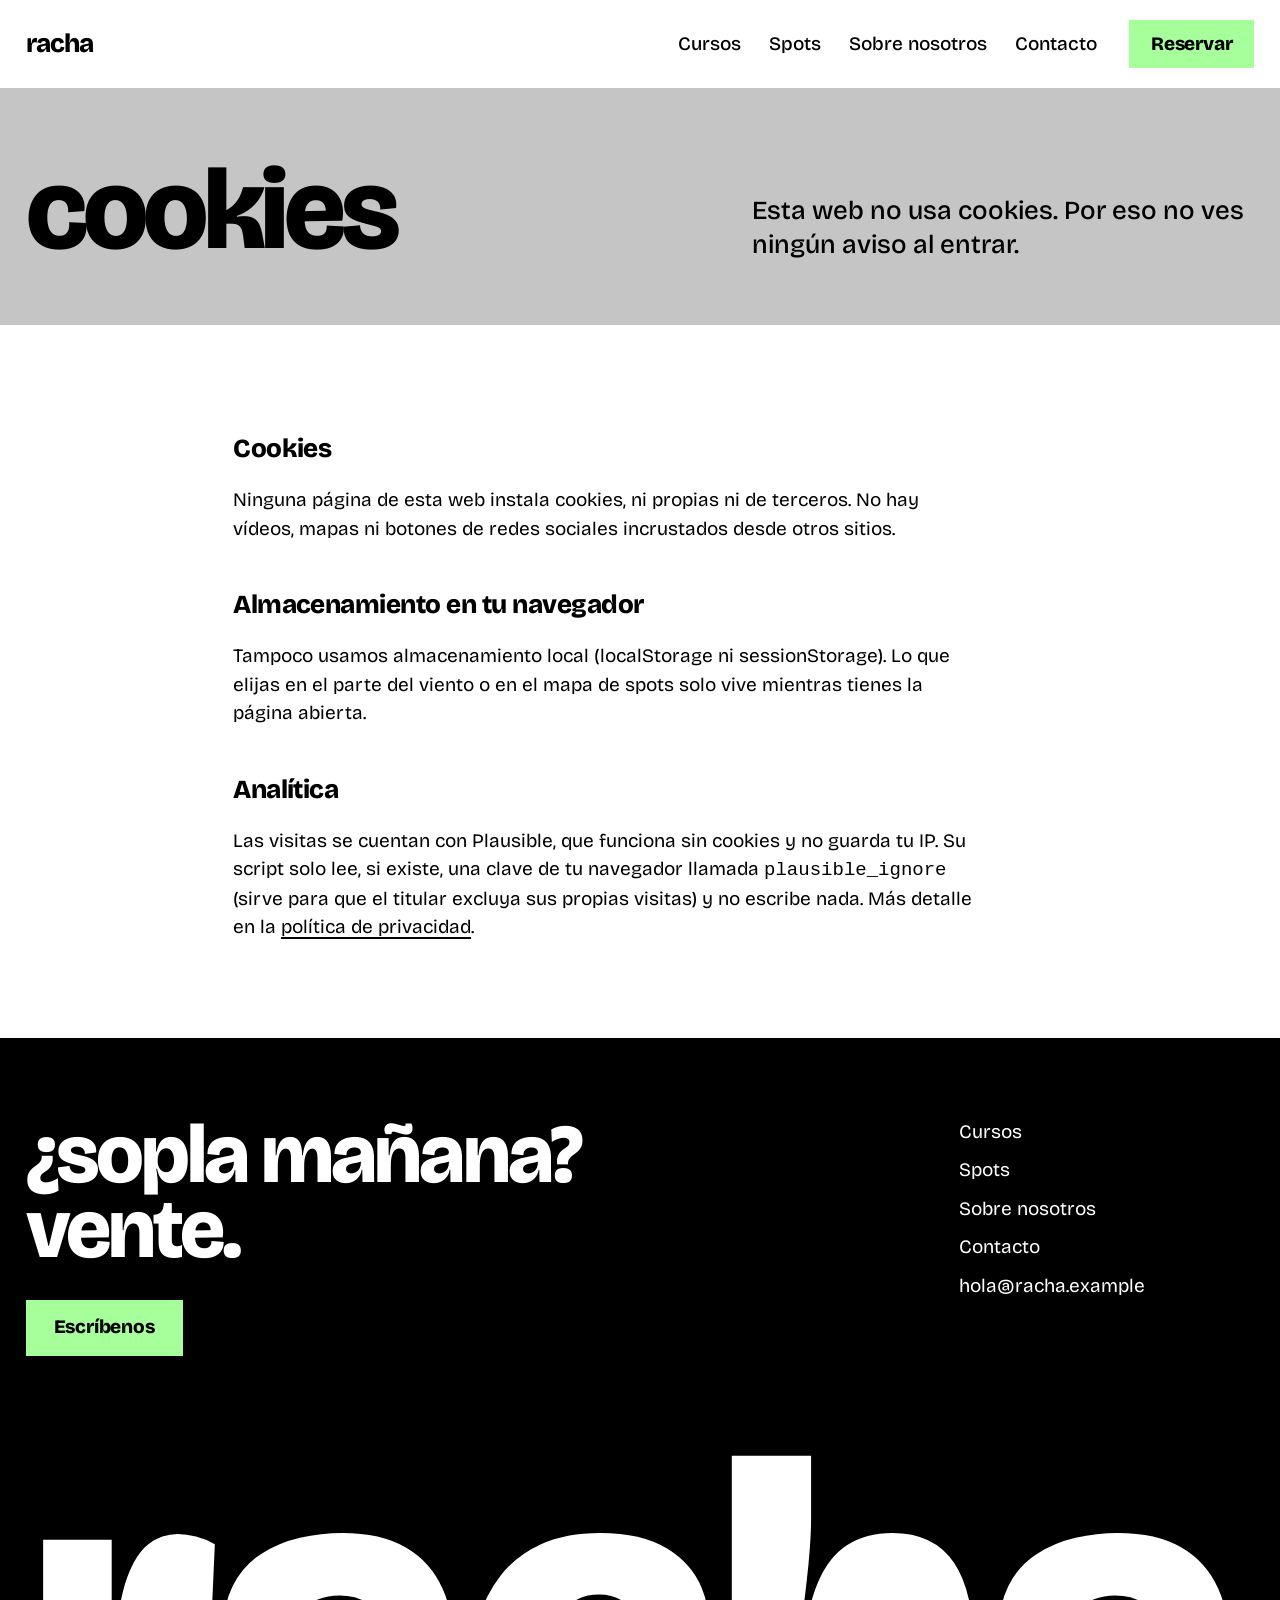
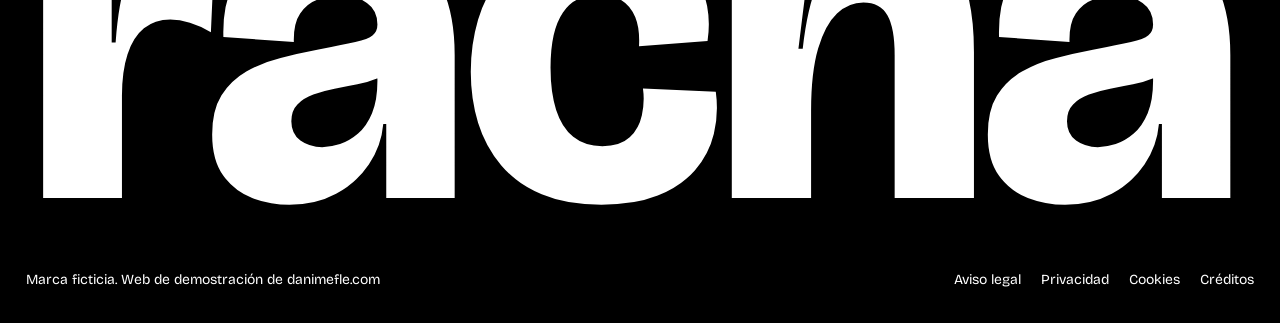
<file: cookies.html>
<!doctype html>
<!--
  cookies.html: Política de cookies / Cookie policy
  Racha es una marca ficticia: web de demostración de danimefle.com.
  Racha is a fictitious brand: demo site by danimefle.com.
-->
<html lang="es">
<head>
  <meta charset="utf-8">
  <meta name="viewport" content="width=device-width, initial-scale=1">
  <title>Cookies · Racha (web de demostración)</title>
  <meta name="description" content="Esta web no usa cookies ni almacenamiento local.">
  <!-- Negocio ficticio: que no salga en buscadores / Fictitious business: keep it out of search engines -->
  <meta name="robots" content="noindex, follow">
  <link rel="canonical" href="https://racha.danimefle.com/cookies">
  <!-- Open Graph y Twitter / Open Graph and Twitter -->
  <meta property="og:type" content="website">
  <meta property="og:site_name" content="Racha">
  <meta property="og:locale" content="es_ES">
  <meta property="og:url" content="https://racha.danimefle.com/cookies">
  <meta property="og:title" content="Cookies · Racha (web de demostración)">
  <meta property="og:description" content="Esta web no usa cookies ni almacenamiento local.">
  <meta property="og:image" content="https://racha.danimefle.com/assets/og/og-portada.jpg">
  <meta property="og:image:width" content="1200">
  <meta property="og:image:height" content="630">
  <meta property="og:image:alt" content="Racha, escuela de kitesurf en Tarifa">
  <meta name="twitter:card" content="summary_large_image">
  <meta name="twitter:title" content="Cookies · Racha (web de demostración)">
  <meta name="twitter:description" content="Esta web no usa cookies ni almacenamiento local.">
  <meta name="twitter:image" content="https://racha.danimefle.com/assets/og/og-portada.jpg">
  <meta name="theme-color" content="#a7ff9c">
  <!-- Iconos y manifiesto / Icons and manifest -->
  <link rel="icon" href="assets/favicon.svg" type="image/svg+xml">
  <link rel="icon" href="assets/favicon-32.png" type="image/png" sizes="32x32">
  <link rel="apple-touch-icon" href="assets/apple-touch-icon.png">
  <link rel="manifest" href="site.webmanifest">
  <!-- Fuentes propias y estilos / Self-hosted fonts and styles -->
  <link rel="preload" href="assets/fonts/BricolageGrotesque-v9-latin.woff2" as="font" type="font/woff2" crossorigin>
  <link rel="stylesheet" href="assets/css/estilos.css">
  <!-- Clase js antes de pintar; analítica Plausible sin cookies; scripts de la página -->
  <!-- js class before painting; cookie-free Plausible analytics; page scripts -->
  <script src="assets/js/temprano.js"></script>
  <script defer data-domain="racha.danimefle.com" src="https://analytics.danimefle.com/js/script.js"></script>
  <script src="assets/js/movimiento.js" defer></script>
</head>
<body>

<!-- ===================== BARRA COMÚN / COMMON BAR ===================== -->
<a class="saltar" href="#contenido">Saltar al contenido</a>
<header class="barra">
  <a class="barra__marca" href="index.html" aria-label="Racha, inicio">racha</a>
  <nav class="barra__nav" aria-label="Principal">
    <ul class="barra__links">
        <li><a href="cursos.html">Cursos</a></li>
        <li><a href="spots.html">Spots</a></li>
        <li><a href="sobre-nosotros.html">Sobre nosotros</a></li>
        <li><a href="contacto.html">Contacto</a></li>
    </ul>
  </nav>
  <!-- Pausa del movimiento continuo (solo aparece si la página lo tiene) / Pause for continuous motion (only shown if the page has it) -->
  <button class="barra__pausa" type="button" hidden>Pausar movimiento</button>
  <a class="btn btn--sm barra__cta" href="contacto.html#formulario">Reservar</a>
  <button class="barra__menu" type="button" aria-expanded="false" aria-controls="menu-movil">Menú</button>
</header>
<!-- Menú del móvil: diálogo con foco atrapado; Escape lo cierra / Phone menu: dialog with focus trap; Escape closes it -->
<div class="menu-movil" id="menu-movil" role="dialog" aria-modal="true" aria-label="Menú" hidden>
  <button class="menu-movil__cerrar" type="button">Cerrar</button>
  <nav aria-label="Menú del móvil">
    <ul>
      <li><a href="index.html">Inicio</a></li>
        <li><a href="cursos.html">Cursos</a></li>
        <li><a href="spots.html">Spots</a></li>
        <li><a href="sobre-nosotros.html">Sobre nosotros</a></li>
        <li><a href="contacto.html">Contacto</a></li>
    </ul>
  </nav>
  <a class="btn" href="contacto.html#formulario">Reservar</a>
</div>

<main id="contenido" tabindex="-1">
<!-- ===================== CABECERA / HEAD ===================== -->
<section class="cabeza cabeza--gris" aria-labelledby="t-pagina">
  <h1 class="cabeza__h" id="t-pagina">cookies</h1>
  <div class="cabeza__txt">
    <p class="cabeza__lead">Esta web no usa cookies. Por eso no ves ningún aviso al entrar.</p>
  </div>
</section>

<!-- ===================== TEXTO / TEXT ===================== -->
<section class="texto" aria-label="Texto de la política de cookies">
  <div class="texto__cuerpo">
    <h2>Cookies</h2>
    <p>Ninguna página de esta web instala cookies, ni propias ni de terceros. No hay vídeos, mapas ni botones de redes sociales incrustados desde otros sitios.</p>
    <h2>Almacenamiento en tu navegador</h2>
    <p>Tampoco usamos almacenamiento local (localStorage ni sessionStorage). Lo que elijas en el parte del viento o en el mapa de spots solo vive mientras tienes la página abierta.</p>
    <h2>Analítica</h2>
    <p>Las visitas se cuentan con Plausible, que funciona sin cookies y no guarda tu IP. Su script solo lee, si existe, una clave de tu navegador llamada <code>plausible_ignore</code> (sirve para que el titular excluya sus propias visitas) y no escribe nada. Más detalle en la <a href="privacidad.html">política de privacidad</a>.</p>
  </div>
</section>
</main>

<!-- ===================== PIE COMÚN / COMMON FOOTER ===================== -->
<footer class="pie">
  <div class="pie__top">
    <div class="pie__inv">
      <h2 class="pie__h" data-r style="--i:0">¿sopla mañana?<br>vente.</h2>
      <a class="btn" data-r style="--i:1" href="contacto.html#formulario">Escríbenos</a>
    </div>
    <ul class="pie__links" data-r style="--i:2">
      <li><a class="lnk" href="cursos.html">Cursos</a></li>
      <li><a class="lnk" href="spots.html">Spots</a></li>
      <li><a class="lnk" href="sobre-nosotros.html">Sobre nosotros</a></li>
      <li><a class="lnk" href="contacto.html">Contacto</a></li>
      <li><a class="lnk" href="mailto:hola@racha.example">hola@racha.example</a></li>
    </ul>
  </div>
  <!-- El nombre a todo el ancho, entero / The name across the full width, whole -->
  <p class="pie__mark" aria-hidden="true"><span data-r style="--i:0">racha</span></p>
  <!-- Aviso de demostración y enlaces legales / Demo notice and legal links -->
  <div class="pie__legal">
    <p class="pie__demo">Marca ficticia. Web de demostración de <a class="lnk" href="https://danimefle.com">danimefle.com</a></p>
    <ul>
      <li><a class="lnk" href="aviso-legal.html">Aviso legal</a></li>
      <li><a class="lnk" href="privacidad.html">Privacidad</a></li>
      <li><a class="lnk" href="cookies.html">Cookies</a></li>
      <li><a class="lnk" href="creditos.html">Créditos</a></li>
    </ul>
  </div>
</footer>

</body>
</html>
</file>
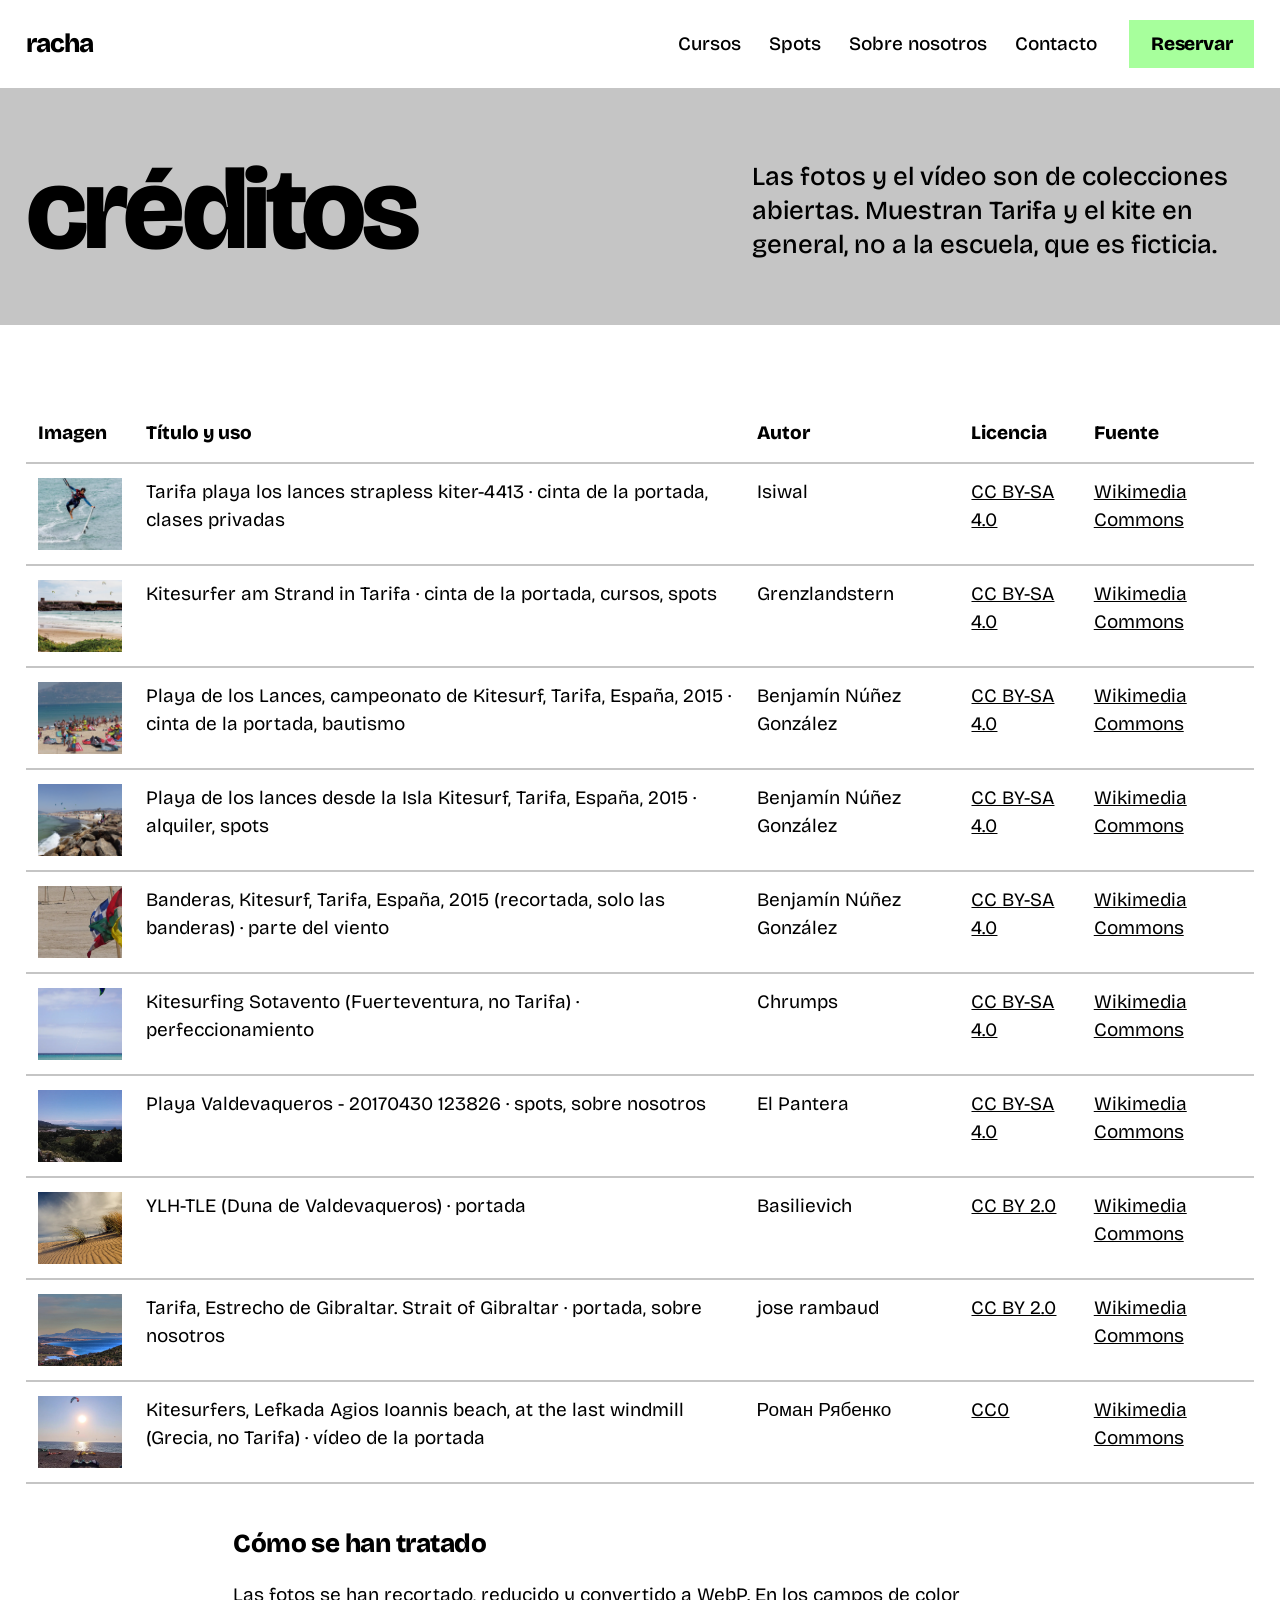
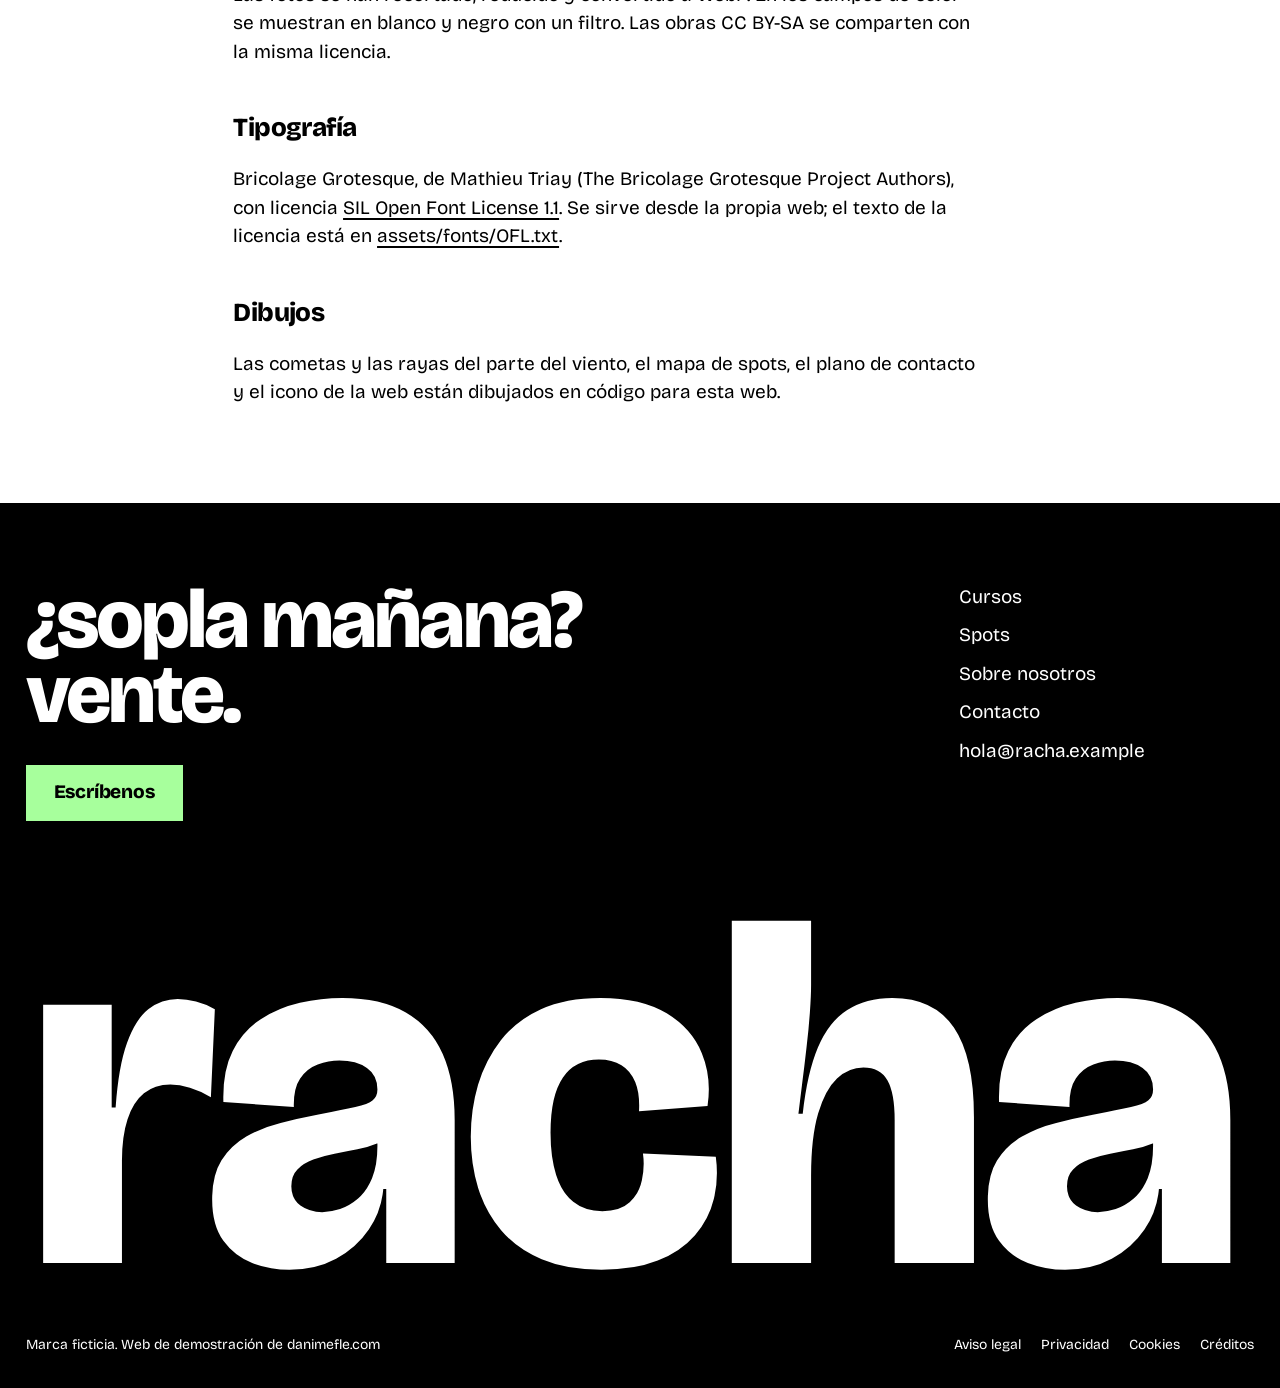
<file: creditos.html>
<!doctype html>
<!--
  creditos.html: Créditos de imágenes, vídeo y tipografía / Credits
  Racha es una marca ficticia: web de demostración de danimefle.com.
  Racha is a fictitious brand: demo site by danimefle.com.
-->
<html lang="es">
<head>
  <meta charset="utf-8">
  <meta name="viewport" content="width=device-width, initial-scale=1">
  <title>Créditos · Racha</title>
  <meta name="description" content="Autoría y licencia de cada foto, del vídeo y de la tipografía de esta web de demostración.">
  <!-- Negocio ficticio: que no salga en buscadores / Fictitious business: keep it out of search engines -->
  <meta name="robots" content="noindex, follow">
  <link rel="canonical" href="https://racha.danimefle.com/creditos">
  <!-- Open Graph y Twitter / Open Graph and Twitter -->
  <meta property="og:type" content="website">
  <meta property="og:site_name" content="Racha">
  <meta property="og:locale" content="es_ES">
  <meta property="og:url" content="https://racha.danimefle.com/creditos">
  <meta property="og:title" content="Créditos · Racha">
  <meta property="og:description" content="Autoría y licencia de cada foto, del vídeo y de la tipografía de esta web de demostración.">
  <meta property="og:image" content="https://racha.danimefle.com/assets/og/og-portada.jpg">
  <meta property="og:image:width" content="1200">
  <meta property="og:image:height" content="630">
  <meta property="og:image:alt" content="Racha, escuela de kitesurf en Tarifa">
  <meta name="twitter:card" content="summary_large_image">
  <meta name="twitter:title" content="Créditos · Racha">
  <meta name="twitter:description" content="Autoría y licencia de cada foto, del vídeo y de la tipografía de esta web de demostración.">
  <meta name="twitter:image" content="https://racha.danimefle.com/assets/og/og-portada.jpg">
  <meta name="theme-color" content="#a7ff9c">
  <!-- Iconos y manifiesto / Icons and manifest -->
  <link rel="icon" href="assets/favicon.svg" type="image/svg+xml">
  <link rel="icon" href="assets/favicon-32.png" type="image/png" sizes="32x32">
  <link rel="apple-touch-icon" href="assets/apple-touch-icon.png">
  <link rel="manifest" href="site.webmanifest">
  <!-- Fuentes propias y estilos / Self-hosted fonts and styles -->
  <link rel="preload" href="assets/fonts/BricolageGrotesque-v9-latin.woff2" as="font" type="font/woff2" crossorigin>
  <link rel="stylesheet" href="assets/css/estilos.css">
  <!-- Clase js antes de pintar; analítica Plausible sin cookies; scripts de la página -->
  <!-- js class before painting; cookie-free Plausible analytics; page scripts -->
  <script src="assets/js/temprano.js"></script>
  <script defer data-domain="racha.danimefle.com" src="https://analytics.danimefle.com/js/script.js"></script>
  <script src="assets/js/movimiento.js" defer></script>
</head>
<body>

<!-- ===================== BARRA COMÚN / COMMON BAR ===================== -->
<a class="saltar" href="#contenido">Saltar al contenido</a>
<header class="barra">
  <a class="barra__marca" href="index.html" aria-label="Racha, inicio">racha</a>
  <nav class="barra__nav" aria-label="Principal">
    <ul class="barra__links">
        <li><a href="cursos.html">Cursos</a></li>
        <li><a href="spots.html">Spots</a></li>
        <li><a href="sobre-nosotros.html">Sobre nosotros</a></li>
        <li><a href="contacto.html">Contacto</a></li>
    </ul>
  </nav>
  <!-- Pausa del movimiento continuo (solo aparece si la página lo tiene) / Pause for continuous motion (only shown if the page has it) -->
  <button class="barra__pausa" type="button" hidden>Pausar movimiento</button>
  <a class="btn btn--sm barra__cta" href="contacto.html#formulario">Reservar</a>
  <button class="barra__menu" type="button" aria-expanded="false" aria-controls="menu-movil">Menú</button>
</header>
<!-- Menú del móvil: diálogo con foco atrapado; Escape lo cierra / Phone menu: dialog with focus trap; Escape closes it -->
<div class="menu-movil" id="menu-movil" role="dialog" aria-modal="true" aria-label="Menú" hidden>
  <button class="menu-movil__cerrar" type="button">Cerrar</button>
  <nav aria-label="Menú del móvil">
    <ul>
      <li><a href="index.html">Inicio</a></li>
        <li><a href="cursos.html">Cursos</a></li>
        <li><a href="spots.html">Spots</a></li>
        <li><a href="sobre-nosotros.html">Sobre nosotros</a></li>
        <li><a href="contacto.html">Contacto</a></li>
    </ul>
  </nav>
  <a class="btn" href="contacto.html#formulario">Reservar</a>
</div>

<main id="contenido" tabindex="-1">
<!-- ===================== CABECERA / HEAD ===================== -->
<section class="cabeza cabeza--gris" aria-labelledby="t-pagina">
  <h1 class="cabeza__h" id="t-pagina">créditos</h1>
  <div class="cabeza__txt">
    <p class="cabeza__lead">Las fotos y el vídeo son de colecciones abiertas. Muestran Tarifa y el kite en general, no a la escuela, que es ficticia.</p>
  </div>
</section>

<!-- ===================== TABLA DE CRÉDITOS / CREDITS TABLE ===================== -->
<section class="texto" aria-label="Lista de créditos">
  <div class="creditos-envoltura">
    <table class="tabla-creditos">
      <caption class="solo-lector">Fotos, vídeo y tipografía de esta web, con su autor y su licencia</caption>
      <thead>
        <tr><th scope="col">Imagen</th><th scope="col">Título y uso</th><th scope="col">Autor</th><th scope="col">Licencia</th><th scope="col">Fuente</th></tr>
      </thead>
      <tbody>
        <tr><td><img src="assets/img/kiter-cuadrado.webp" width="720" height="720" alt="Kiter saltando en Los Lances" loading="lazy"></td><td>Tarifa playa los lances strapless kiter-4413 · cinta de la portada, clases privadas</td><td>Isiwal</td><td><a href="https://creativecommons.org/licenses/by-sa/4.0/">CC BY-SA 4.0</a></td><td><a href="https://commons.wikimedia.org/w/index.php?curid=89255116">Wikimedia Commons</a></td></tr>
        <tr><td><img src="assets/img/isla-cuadrado.webp" width="720" height="720" alt="Cometas delante de la Isla de las Palomas" loading="lazy"></td><td>Kitesurfer am Strand in Tarifa · cinta de la portada, cursos, spots</td><td>Grenzlandstern</td><td><a href="https://creativecommons.org/licenses/by-sa/4.0/">CC BY-SA 4.0</a></td><td><a href="https://commons.wikimedia.org/w/index.php?curid=163572527">Wikimedia Commons</a></td></tr>
        <tr><td><img src="assets/img/cometas-cuadrado.webp" width="720" height="720" alt="Cometas tendidas en la arena de Los Lances" loading="lazy"></td><td>Playa de los Lances, campeonato de Kitesurf, Tarifa, España, 2015 · cinta de la portada, bautismo</td><td>Benjamín Núñez González</td><td><a href="https://creativecommons.org/licenses/by-sa/4.0">CC BY-SA 4.0</a></td><td><a href="https://commons.wikimedia.org/wiki/File:Playa_de_los_Lances,_campeonato_de_Kitesurf,_Tarifa,_Espa%C3%B1a,_2015.JPG">Wikimedia Commons</a></td></tr>
        <tr><td><img src="assets/img/lances-escollera.webp" width="1600" height="1200" alt="Escollera de Los Lances con cometas" loading="lazy"></td><td>Playa de los lances desde la Isla Kitesurf, Tarifa, España, 2015 · alquiler, spots</td><td>Benjamín Núñez González</td><td><a href="https://creativecommons.org/licenses/by-sa/4.0">CC BY-SA 4.0</a></td><td><a href="https://commons.wikimedia.org/wiki/File:Playa_de_los_lances_desde_la_Isla_Kitesurf,_Tarifa,_Espa%C3%B1a,_2015.JPG">Wikimedia Commons</a></td></tr>
        <tr><td><img src="assets/img/banderas.webp" width="900" height="900" alt="Banderas al viento en la arena de Tarifa" loading="lazy"></td><td>Banderas, Kitesurf, Tarifa, España, 2015 (recortada, solo las banderas) · parte del viento</td><td>Benjamín Núñez González</td><td><a href="https://creativecommons.org/licenses/by-sa/4.0">CC BY-SA 4.0</a></td><td><a href="https://commons.wikimedia.org/wiki/File:Banderas,_Kitesurf,_Tarifa,_Espa%C3%B1a,_2015.JPG">Wikimedia Commons</a></td></tr>
        <tr><td><img src="assets/img/sotavento.webp" width="900" height="1350" alt="Kiter con cometa verde sobre agua turquesa" loading="lazy"></td><td>Kitesurfing Sotavento (Fuerteventura, no Tarifa) · perfeccionamiento</td><td>Chrumps</td><td><a href="https://creativecommons.org/licenses/by-sa/4.0">CC BY-SA 4.0</a></td><td><a href="https://commons.wikimedia.org/wiki/File:Kitesurfing_Sotavento.jpg">Wikimedia Commons</a></td></tr>
        <tr><td><img src="assets/img/valdevaqueros.webp" width="1600" height="900" alt="La ensenada de Valdevaqueros desde la sierra" loading="lazy"></td><td>Playa Valdevaqueros - 20170430 123826 · spots, sobre nosotros</td><td>El Pantera</td><td><a href="https://creativecommons.org/licenses/by-sa/4.0">CC BY-SA 4.0</a></td><td><a href="https://commons.wikimedia.org/w/index.php?curid=58439050">Wikimedia Commons</a></td></tr>
        <tr><td><img src="assets/img/duna.webp" width="1600" height="1092" alt="Arena rizada de la duna de Valdevaqueros" loading="lazy"></td><td>YLH-TLE (Duna de Valdevaqueros) · portada</td><td>Basilievich</td><td><a href="https://creativecommons.org/licenses/by/2.0/">CC BY 2.0</a></td><td><a href="https://commons.wikimedia.org/w/index.php?curid=92405072">Wikimedia Commons</a></td></tr>
        <tr><td><img src="assets/img/estrecho.webp" width="1400" height="933" alt="El Estrecho desde la sierra de Tarifa" loading="lazy"></td><td>Tarifa, Estrecho de Gibraltar. Strait of Gibraltar · portada, sobre nosotros</td><td>jose rambaud</td><td><a href="https://creativecommons.org/licenses/by/2.0/">CC BY 2.0</a></td><td><a href="https://commons.wikimedia.org/w/index.php?curid=23251316">Wikimedia Commons</a></td></tr>
        <tr><td><img src="assets/video/cometas-atardecer-poster.webp" width="854" height="384" alt="Cometas al atardecer en una playa" loading="lazy"></td><td>Kitesurfers, Lefkada Agios Ioannis beach, at the last windmill (Grecia, no Tarifa) · vídeo de la portada</td><td>Роман Рябенко</td><td><a href="https://creativecommons.org/publicdomain/zero/1.0/deed.en">CC0</a></td><td><a href="https://commons.wikimedia.org/wiki/File:Kitesurfers,_Lefkada_Agios_Ioannis_beach,_at_the_last_windmill.webm">Wikimedia Commons</a></td></tr>
      </tbody>
    </table>
  </div>
  <div class="texto__cuerpo">
    <h2>Cómo se han tratado</h2>
    <p>Las fotos se han recortado, reducido y convertido a WebP. En los campos de color se muestran en blanco y negro con un filtro. Las obras CC BY-SA se comparten con la misma licencia.</p>
    <h2>Tipografía</h2>
    <p>Bricolage Grotesque, de Mathieu Triay (The Bricolage Grotesque Project Authors), con licencia <a href="https://openfontlicense.org/open-font-license-official-text/">SIL Open Font License 1.1</a>. Se sirve desde la propia web; el texto de la licencia está en <a href="assets/fonts/OFL.txt">assets/fonts/OFL.txt</a>.</p>
    <h2>Dibujos</h2>
    <p>Las cometas y las rayas del parte del viento, el mapa de spots, el plano de contacto y el icono de la web están dibujados en código para esta web.</p>
  </div>
</section>
</main>

<!-- ===================== PIE COMÚN / COMMON FOOTER ===================== -->
<footer class="pie">
  <div class="pie__top">
    <div class="pie__inv">
      <h2 class="pie__h" data-r style="--i:0">¿sopla mañana?<br>vente.</h2>
      <a class="btn" data-r style="--i:1" href="contacto.html#formulario">Escríbenos</a>
    </div>
    <ul class="pie__links" data-r style="--i:2">
      <li><a class="lnk" href="cursos.html">Cursos</a></li>
      <li><a class="lnk" href="spots.html">Spots</a></li>
      <li><a class="lnk" href="sobre-nosotros.html">Sobre nosotros</a></li>
      <li><a class="lnk" href="contacto.html">Contacto</a></li>
      <li><a class="lnk" href="mailto:hola@racha.example">hola@racha.example</a></li>
    </ul>
  </div>
  <!-- El nombre a todo el ancho, entero / The name across the full width, whole -->
  <p class="pie__mark" aria-hidden="true"><span data-r style="--i:0">racha</span></p>
  <!-- Aviso de demostración y enlaces legales / Demo notice and legal links -->
  <div class="pie__legal">
    <p class="pie__demo">Marca ficticia. Web de demostración de <a class="lnk" href="https://danimefle.com">danimefle.com</a></p>
    <ul>
      <li><a class="lnk" href="aviso-legal.html">Aviso legal</a></li>
      <li><a class="lnk" href="privacidad.html">Privacidad</a></li>
      <li><a class="lnk" href="cookies.html">Cookies</a></li>
      <li><a class="lnk" href="creditos.html">Créditos</a></li>
    </ul>
  </div>
</footer>

</body>
</html>
</file>
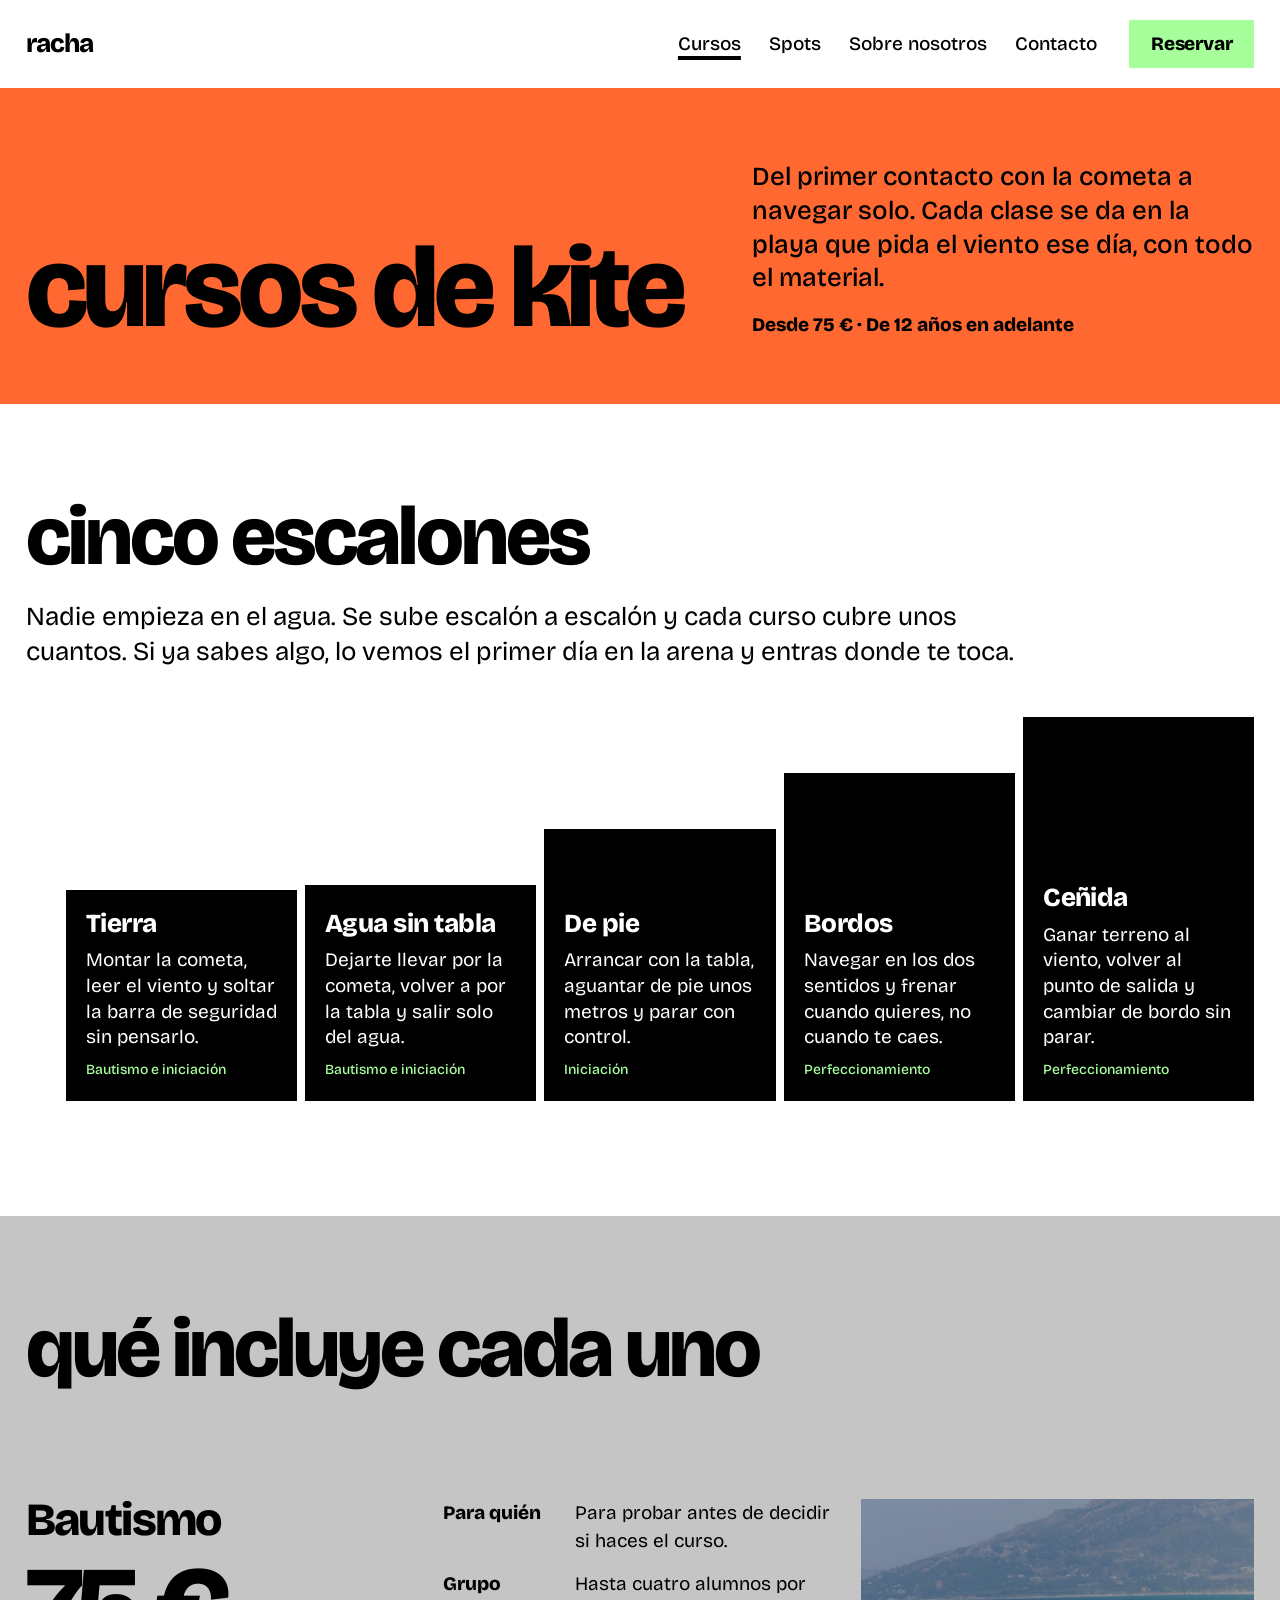
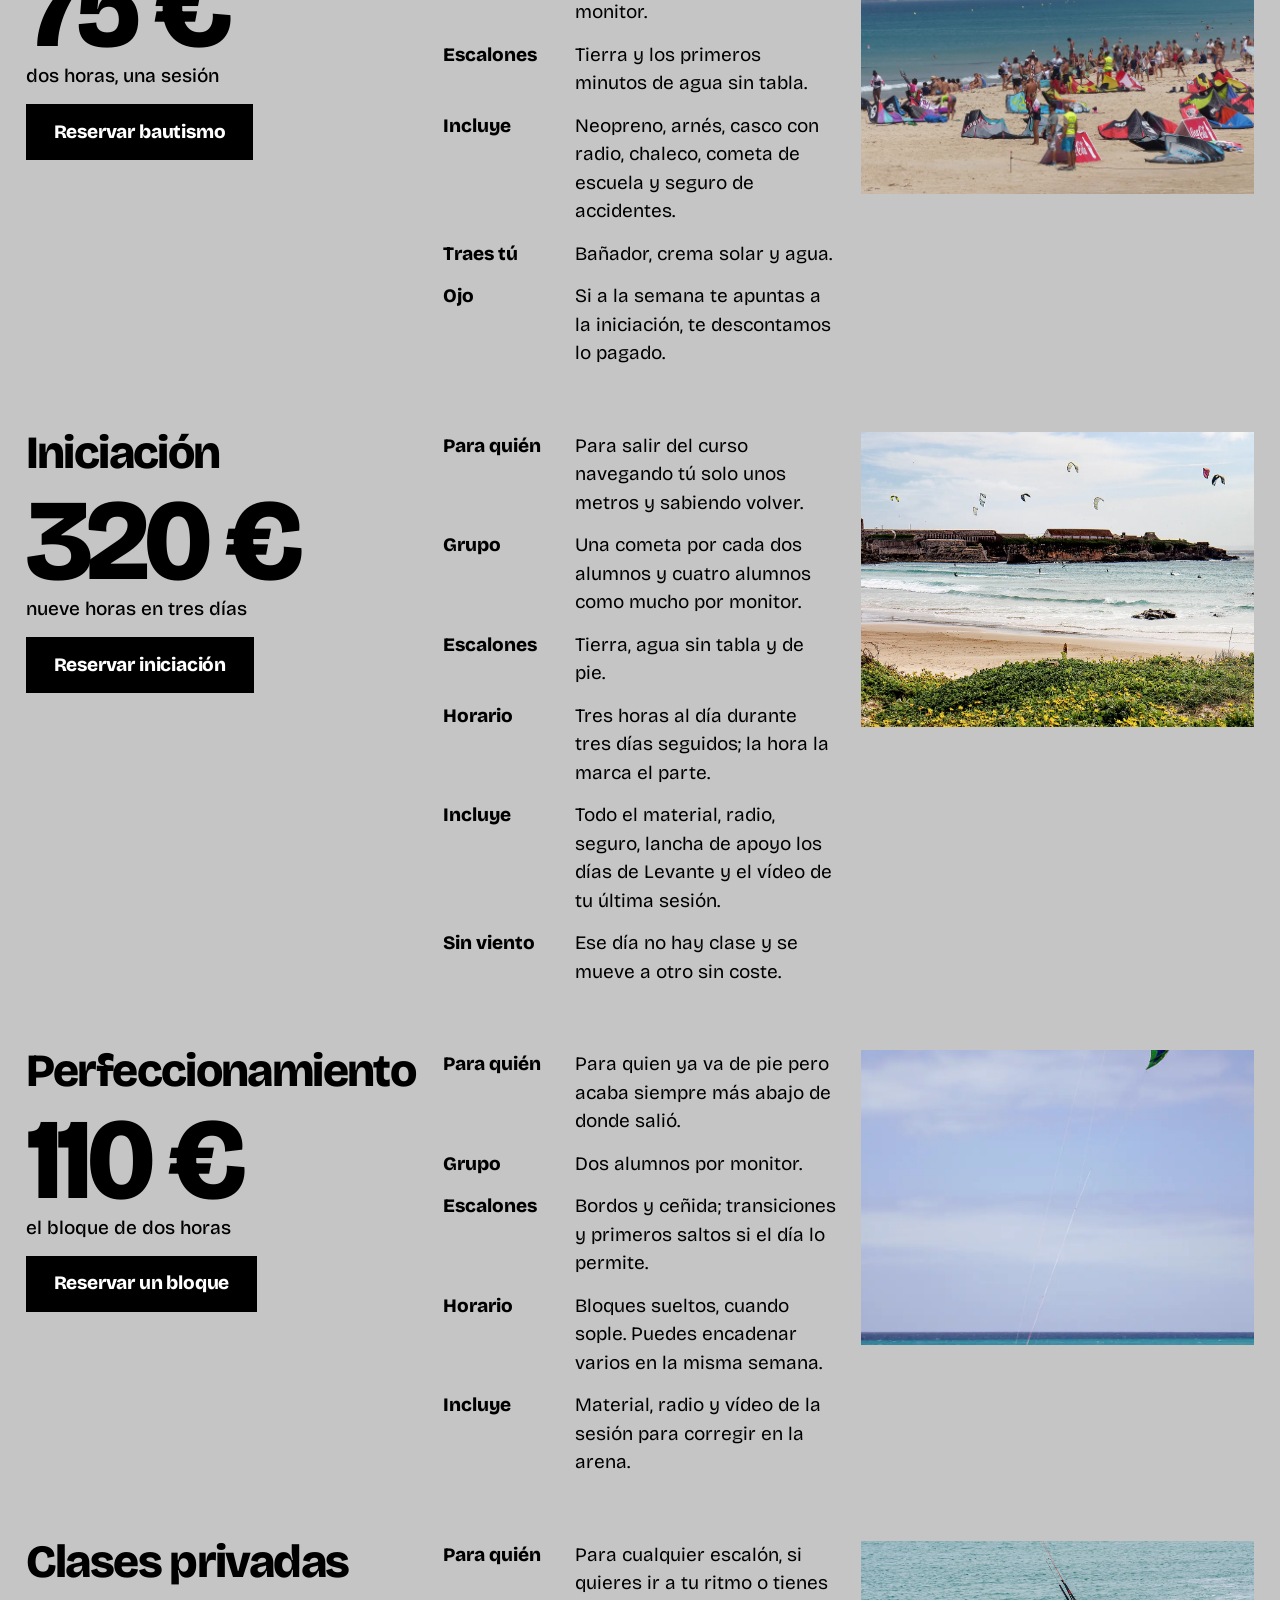
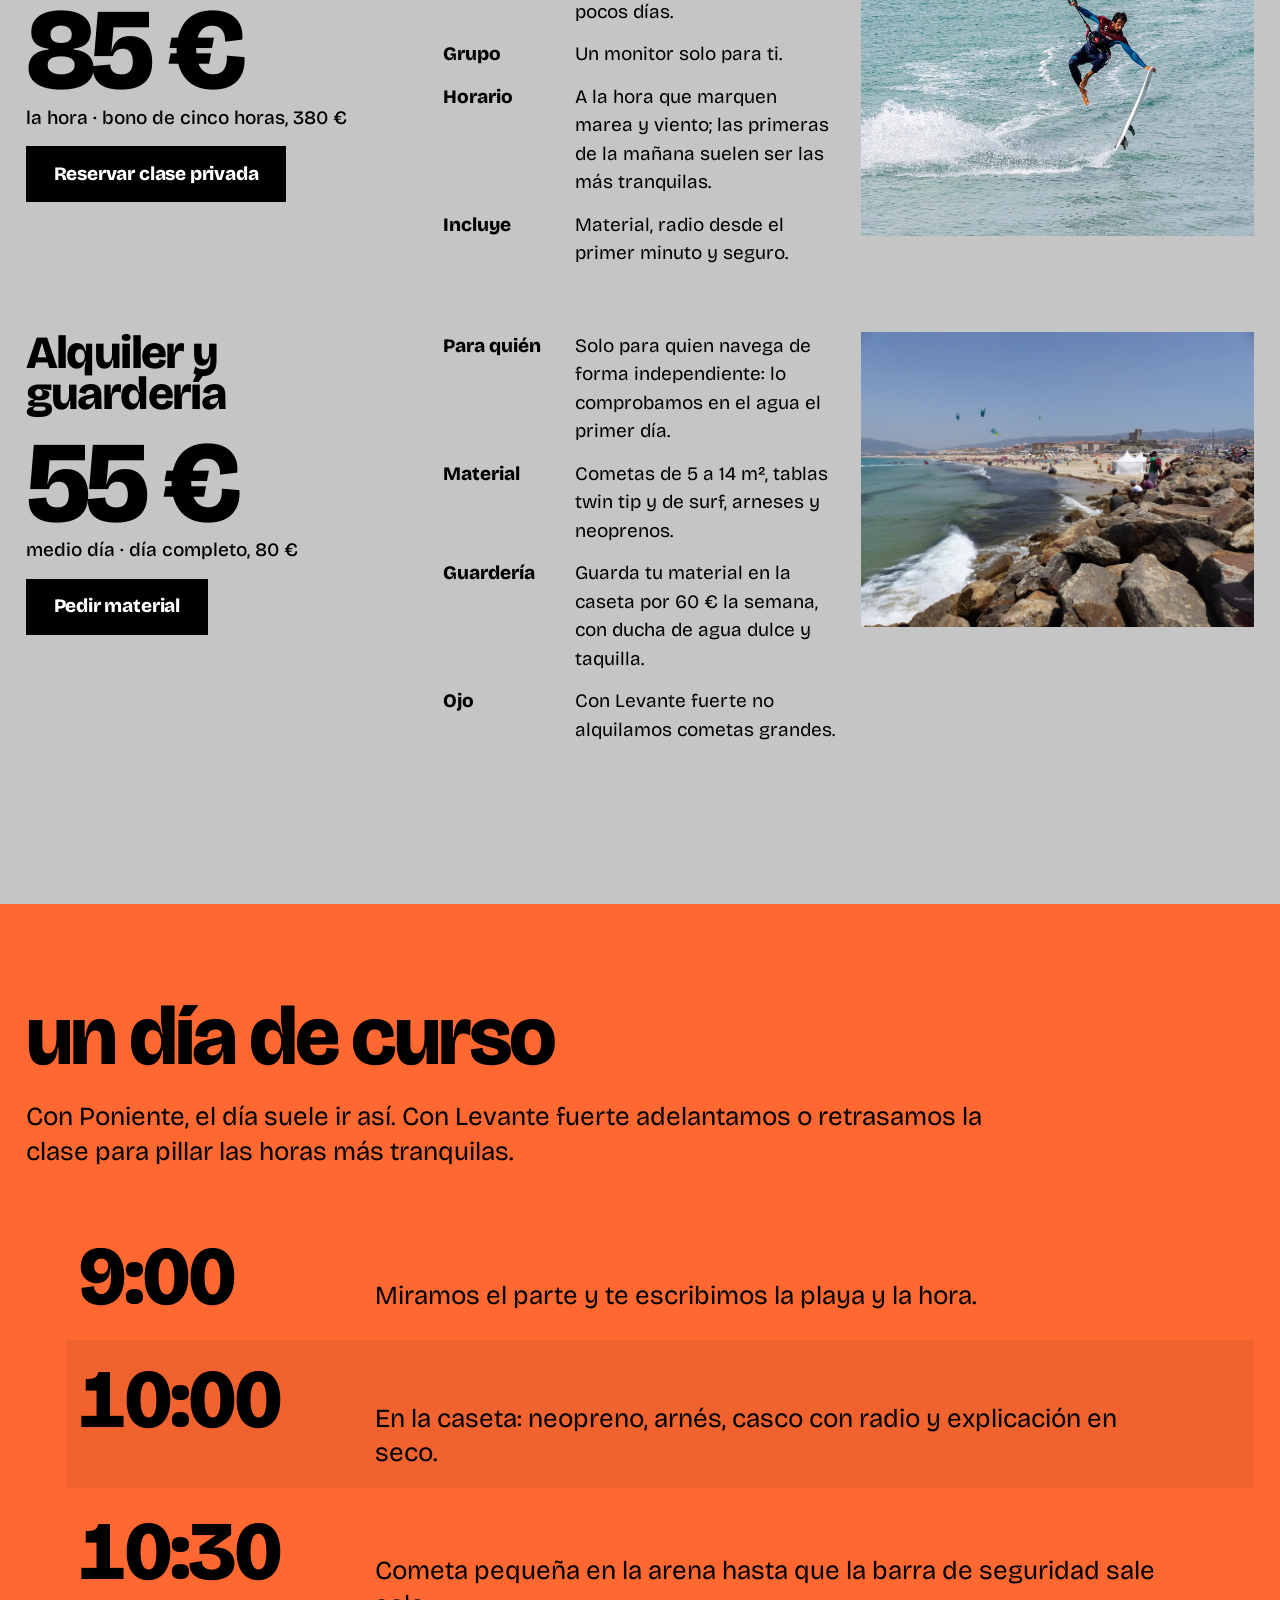
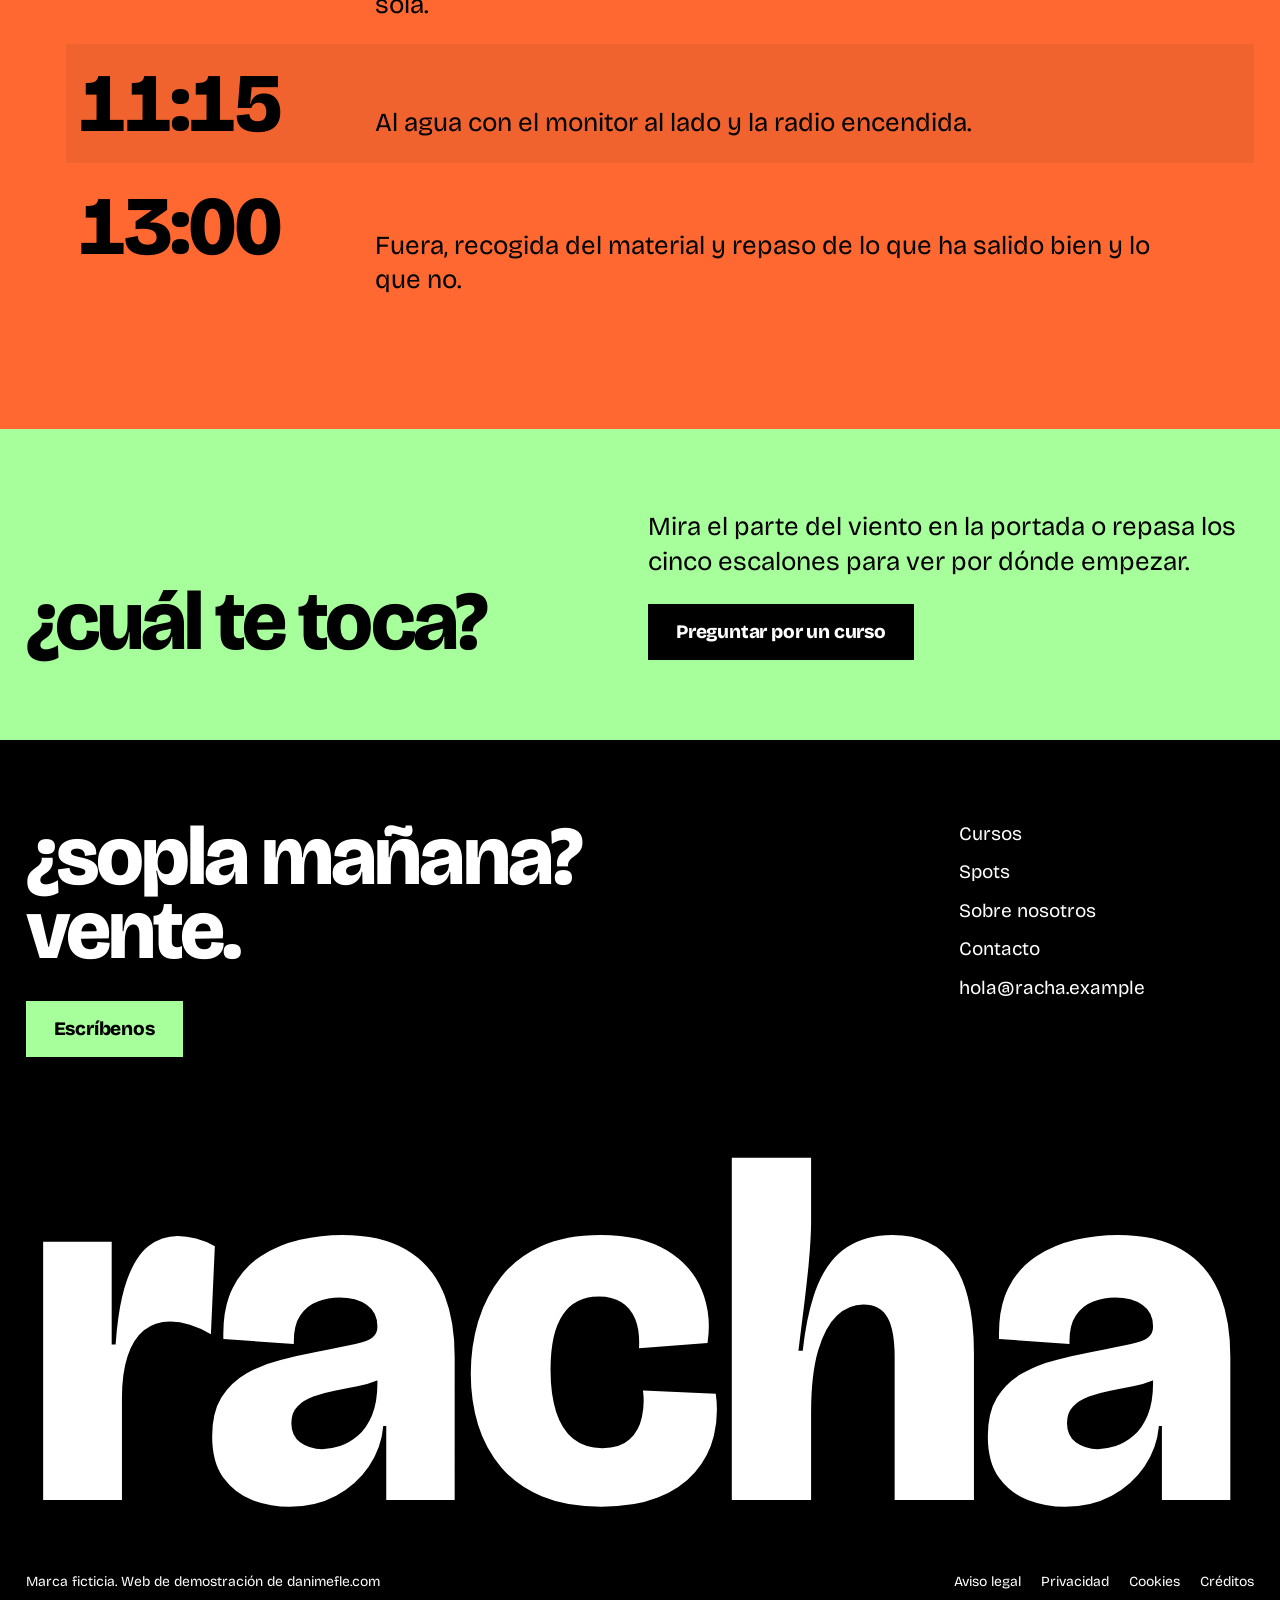
<file: cursos.html>
<!doctype html>
<!--
  cursos.html: Cursos con detalle, niveles y precios / Courses in detail
  Racha es una marca ficticia: web de demostración de danimefle.com.
  Racha is a fictitious brand: demo site by danimefle.com.
-->
<html lang="es">
<head>
  <meta charset="utf-8">
  <meta name="viewport" content="width=device-width, initial-scale=1">
  <title>Cursos de kitesurf · Racha, Tarifa</title>
  <meta name="description" content="Bautismo, iniciación, perfeccionamiento, clases privadas y alquiler en Tarifa: niveles, qué incluye cada curso, horarios y precios.">
  <!-- Negocio ficticio: que no salga en buscadores / Fictitious business: keep it out of search engines -->
  <meta name="robots" content="noindex, follow">
  <link rel="canonical" href="https://racha.danimefle.com/cursos">
  <!-- Open Graph y Twitter / Open Graph and Twitter -->
  <meta property="og:type" content="website">
  <meta property="og:site_name" content="Racha">
  <meta property="og:locale" content="es_ES">
  <meta property="og:url" content="https://racha.danimefle.com/cursos">
  <meta property="og:title" content="Cursos de kitesurf · Racha, Tarifa">
  <meta property="og:description" content="Bautismo, iniciación, perfeccionamiento, clases privadas y alquiler en Tarifa: niveles, qué incluye cada curso, horarios y precios.">
  <meta property="og:image" content="https://racha.danimefle.com/assets/og/og-cursos.jpg">
  <meta property="og:image:width" content="1200">
  <meta property="og:image:height" content="630">
  <meta property="og:image:alt" content="Cursos de kitesurf de Racha">
  <meta name="twitter:card" content="summary_large_image">
  <meta name="twitter:title" content="Cursos de kitesurf · Racha, Tarifa">
  <meta name="twitter:description" content="Bautismo, iniciación, perfeccionamiento, clases privadas y alquiler en Tarifa: niveles, qué incluye cada curso, horarios y precios.">
  <meta name="twitter:image" content="https://racha.danimefle.com/assets/og/og-cursos.jpg">
  <meta name="theme-color" content="#a7ff9c">
  <!-- Iconos y manifiesto / Icons and manifest -->
  <link rel="icon" href="assets/favicon.svg" type="image/svg+xml">
  <link rel="icon" href="assets/favicon-32.png" type="image/png" sizes="32x32">
  <link rel="apple-touch-icon" href="assets/apple-touch-icon.png">
  <link rel="manifest" href="site.webmanifest">
  <!-- Fuentes propias y estilos / Self-hosted fonts and styles -->
  <link rel="preload" href="assets/fonts/BricolageGrotesque-v9-latin.woff2" as="font" type="font/woff2" crossorigin>
  <link rel="stylesheet" href="assets/css/estilos.css">
  <!-- Clase js antes de pintar; analítica Plausible sin cookies; scripts de la página -->
  <!-- js class before painting; cookie-free Plausible analytics; page scripts -->
  <script src="assets/js/temprano.js"></script>
  <script defer data-domain="racha.danimefle.com" src="https://analytics.danimefle.com/js/script.js"></script>
  <script src="assets/js/movimiento.js" defer></script>
</head>
<body>

<!-- ===================== BARRA COMÚN / COMMON BAR ===================== -->
<a class="saltar" href="#contenido">Saltar al contenido</a>
<header class="barra">
  <a class="barra__marca" href="index.html" aria-label="Racha, inicio">racha</a>
  <nav class="barra__nav" aria-label="Principal">
    <ul class="barra__links">
        <li><a href="cursos.html" aria-current="page">Cursos</a></li>
        <li><a href="spots.html">Spots</a></li>
        <li><a href="sobre-nosotros.html">Sobre nosotros</a></li>
        <li><a href="contacto.html">Contacto</a></li>
    </ul>
  </nav>
  <!-- Pausa del movimiento continuo (solo aparece si la página lo tiene) / Pause for continuous motion (only shown if the page has it) -->
  <button class="barra__pausa" type="button" hidden>Pausar movimiento</button>
  <a class="btn btn--sm barra__cta" href="contacto.html#formulario">Reservar</a>
  <button class="barra__menu" type="button" aria-expanded="false" aria-controls="menu-movil">Menú</button>
</header>
<!-- Menú del móvil: diálogo con foco atrapado; Escape lo cierra / Phone menu: dialog with focus trap; Escape closes it -->
<div class="menu-movil" id="menu-movil" role="dialog" aria-modal="true" aria-label="Menú" hidden>
  <button class="menu-movil__cerrar" type="button">Cerrar</button>
  <nav aria-label="Menú del móvil">
    <ul>
      <li><a href="index.html">Inicio</a></li>
        <li><a href="cursos.html" aria-current="page">Cursos</a></li>
        <li><a href="spots.html">Spots</a></li>
        <li><a href="sobre-nosotros.html">Sobre nosotros</a></li>
        <li><a href="contacto.html">Contacto</a></li>
    </ul>
  </nav>
  <a class="btn" href="contacto.html#formulario">Reservar</a>
</div>

<main id="contenido" tabindex="-1">
<!-- ===================== CABECERA DE PÁGINA / PAGE HEAD ===================== -->
<section class="cabeza cabeza--naranja" aria-labelledby="t-pagina">
  <h1 class="cabeza__h" id="t-pagina" data-r style="--i:0">cursos de kite</h1>
  <div class="cabeza__txt" data-r style="--i:1">
    <p class="cabeza__lead">Del primer contacto con la cometa a navegar solo. Cada clase se da en la playa que pida el viento ese día, con todo el material.</p>
    <p class="cabeza__dato">Desde 75 € · De 12 años en adelante</p>
  </div>
</section>

<!-- ===================== NIVELES: escalera / LEVELS: staircase ===================== -->
<section class="bloque" aria-labelledby="t-niveles">
  <h2 class="bloque__h" id="t-niveles" data-r style="--i:0">cinco escalones</h2>
  <p class="bloque__intro" data-r style="--i:1">Nadie empieza en el agua. Se sube escalón a escalón y cada curso cubre unos cuantos. Si ya sabes algo, lo vemos el primer día en la arena y entras donde te toca.</p>
  <ol class="niveles">
    <li class="nivel" style="--n:0" data-r><span class="nivel__t">Tierra</span><p>Montar la cometa, leer el viento y soltar la barra de seguridad sin pensarlo.</p><span class="nivel__curso">Bautismo e iniciación</span></li>
    <li class="nivel" style="--n:1" data-r><span class="nivel__t">Agua sin tabla</span><p>Dejarte llevar por la cometa, volver a por la tabla y salir solo del agua.</p><span class="nivel__curso">Bautismo e iniciación</span></li>
    <li class="nivel" style="--n:2" data-r><span class="nivel__t">De pie</span><p>Arrancar con la tabla, aguantar de pie unos metros y parar con control.</p><span class="nivel__curso">Iniciación</span></li>
    <li class="nivel" style="--n:3" data-r><span class="nivel__t">Bordos</span><p>Navegar en los dos sentidos y frenar cuando quieres, no cuando te caes.</p><span class="nivel__curso">Perfeccionamiento</span></li>
    <li class="nivel" style="--n:4" data-r><span class="nivel__t">Ceñida</span><p>Ganar terreno al viento, volver al punto de salida y cambiar de bordo sin parar.</p><span class="nivel__curso">Perfeccionamiento</span></li>
  </ol>
</section>

<!-- ===================== FICHAS DE CURSO / COURSE CARDS ===================== -->
<section class="bloque bloque--gris" aria-labelledby="t-fichas">
  <h2 class="bloque__h" id="t-fichas" data-r style="--i:0">qué incluye cada uno</h2>

  <article class="ficha-curso" aria-labelledby="c-bautismo">
    <div class="ficha-curso__cab" data-r style="--i:0">
      <h3 class="ficha-curso__h" id="c-bautismo">Bautismo</h3>
      <p class="ficha-curso__precio">75 €<span>dos horas, una sesión</span></p>
      <a class="btn btn--ink" href="contacto.html?curso=bautismo#formulario">Reservar bautismo</a>
    </div>
    <dl class="ficha-curso__datos" data-r style="--i:1">
      <div><dt>Para quién</dt><dd>Para probar antes de decidir si haces el curso.</dd></div>
      <div><dt>Grupo</dt><dd>Hasta cuatro alumnos por monitor.</dd></div>
      <div><dt>Escalones</dt><dd>Tierra y los primeros minutos de agua sin tabla.</dd></div>
      <div><dt>Incluye</dt><dd>Neopreno, arnés, casco con radio, chaleco, cometa de escuela y seguro de accidentes.</dd></div>
      <div><dt>Traes tú</dt><dd>Bañador, crema solar y agua.</dd></div>
      <div><dt>Ojo</dt><dd>Si a la semana te apuntas a la iniciación, te descontamos lo pagado.</dd></div>
    </dl>
    <figure class="ficha-curso__pic" data-r style="--i:2"><img src="assets/img/lances-cometas.webp" width="1600" height="1200" alt="Cometas de colores tendidas en la arena de Los Lances, con gente alrededor y la sierra al fondo" loading="lazy" decoding="async"></figure>
  </article>

  <article class="ficha-curso" aria-labelledby="c-iniciacion">
    <div class="ficha-curso__cab" data-r style="--i:0">
      <h3 class="ficha-curso__h" id="c-iniciacion">Iniciación</h3>
      <p class="ficha-curso__precio">320 €<span>nueve horas en tres días</span></p>
      <a class="btn btn--ink" href="contacto.html?curso=iniciacion#formulario">Reservar iniciación</a>
    </div>
    <dl class="ficha-curso__datos" data-r style="--i:1">
      <div><dt>Para quién</dt><dd>Para salir del curso navegando tú solo unos metros y sabiendo volver.</dd></div>
      <div><dt>Grupo</dt><dd>Una cometa por cada dos alumnos y cuatro alumnos como mucho por monitor.</dd></div>
      <div><dt>Escalones</dt><dd>Tierra, agua sin tabla y de pie.</dd></div>
      <div><dt>Horario</dt><dd>Tres horas al día durante tres días seguidos; la hora la marca el parte.</dd></div>
      <div><dt>Incluye</dt><dd>Todo el material, radio, seguro, lancha de apoyo los días de Levante y el vídeo de tu última sesión.</dd></div>
      <div><dt>Sin viento</dt><dd>Ese día no hay clase y se mueve a otro sin coste.</dd></div>
    </dl>
    <figure class="ficha-curso__pic" data-r style="--i:2"><img src="assets/img/isla.webp" width="1600" height="952" alt="Cometas en el aire delante de la Isla de las Palomas, en Tarifa" loading="lazy" decoding="async"></figure>
  </article>

  <article class="ficha-curso" aria-labelledby="c-perfeccionamiento">
    <div class="ficha-curso__cab" data-r style="--i:0">
      <h3 class="ficha-curso__h" id="c-perfeccionamiento">Perfeccionamiento</h3>
      <p class="ficha-curso__precio">110 €<span>el bloque de dos horas</span></p>
      <a class="btn btn--ink" href="contacto.html?curso=perfeccionamiento#formulario">Reservar un bloque</a>
    </div>
    <dl class="ficha-curso__datos" data-r style="--i:1">
      <div><dt>Para quién</dt><dd>Para quien ya va de pie pero acaba siempre más abajo de donde salió.</dd></div>
      <div><dt>Grupo</dt><dd>Dos alumnos por monitor.</dd></div>
      <div><dt>Escalones</dt><dd>Bordos y ceñida; transiciones y primeros saltos si el día lo permite.</dd></div>
      <div><dt>Horario</dt><dd>Bloques sueltos, cuando sople. Puedes encadenar varios en la misma semana.</dd></div>
      <div><dt>Incluye</dt><dd>Material, radio y vídeo de la sesión para corregir en la arena.</dd></div>
    </dl>
    <figure class="ficha-curso__pic" data-r style="--i:2"><img src="assets/img/sotavento.webp" width="900" height="1350" alt="Una cometa verde tira de un kiter que corre sobre agua turquesa" loading="lazy" decoding="async"></figure>
  </article>

  <article class="ficha-curso" aria-labelledby="c-privadas">
    <div class="ficha-curso__cab" data-r style="--i:0">
      <h3 class="ficha-curso__h" id="c-privadas">Clases privadas</h3>
      <p class="ficha-curso__precio">85 €<span>la hora · bono de cinco horas, 380 €</span></p>
      <a class="btn btn--ink" href="contacto.html?curso=privadas#formulario">Reservar clase privada</a>
    </div>
    <dl class="ficha-curso__datos" data-r style="--i:1">
      <div><dt>Para quién</dt><dd>Para cualquier escalón, si quieres ir a tu ritmo o tienes pocos días.</dd></div>
      <div><dt>Grupo</dt><dd>Un monitor solo para ti.</dd></div>
      <div><dt>Horario</dt><dd>A la hora que marquen marea y viento; las primeras de la mañana suelen ser las más tranquilas.</dd></div>
      <div><dt>Incluye</dt><dd>Material, radio desde el primer minuto y seguro.</dd></div>
    </dl>
    <figure class="ficha-curso__pic" data-r style="--i:2"><img src="assets/img/kiter.webp" width="1600" height="1067" alt="Kiter en pleno salto, agarrado a la barra, con la tabla en la mano" loading="lazy" decoding="async"></figure>
  </article>

  <article class="ficha-curso" aria-labelledby="c-alquiler">
    <div class="ficha-curso__cab" data-r style="--i:0">
      <h3 class="ficha-curso__h" id="c-alquiler">Alquiler y guardería</h3>
      <p class="ficha-curso__precio">55 €<span>medio día · día completo, 80 €</span></p>
      <a class="btn btn--ink" href="contacto.html?curso=alquiler#formulario">Pedir material</a>
    </div>
    <dl class="ficha-curso__datos" data-r style="--i:1">
      <div><dt>Para quién</dt><dd>Solo para quien navega de forma independiente: lo comprobamos en el agua el primer día.</dd></div>
      <div><dt>Material</dt><dd>Cometas de 5 a 14 m², tablas twin tip y de surf, arneses y neoprenos.</dd></div>
      <div><dt>Guardería</dt><dd>Guarda tu material en la caseta por 60 € la semana, con ducha de agua dulce y taquilla.</dd></div>
      <div><dt>Ojo</dt><dd>Con Levante fuerte no alquilamos cometas grandes.</dd></div>
    </dl>
    <figure class="ficha-curso__pic" data-r style="--i:2"><img src="assets/img/lances-escollera.webp" width="1600" height="1200" alt="Escollera de Los Lances con cometas en el cielo y la playa de Tarifa al fondo" loading="lazy" decoding="async"></figure>
  </article>
</section>

<!-- ===================== UN DÍA DE CURSO / A COURSE DAY ===================== -->
<section class="bloque bloque--naranja" aria-labelledby="t-dia">
  <h2 class="bloque__h" id="t-dia" data-r style="--i:0">un día de curso</h2>
  <p class="bloque__intro" data-r style="--i:1">Con Poniente, el día suele ir así. Con Levante fuerte adelantamos o retrasamos la clase para pillar las horas más tranquilas.</p>
  <ol class="dia">
    <li data-r style="--i:0"><time datetime="09:00">9:00</time><p>Miramos el parte y te escribimos la playa y la hora.</p></li>
    <li data-r style="--i:1"><time datetime="10:00">10:00</time><p>En la caseta: neopreno, arnés, casco con radio y explicación en seco.</p></li>
    <li data-r style="--i:2"><time datetime="10:30">10:30</time><p>Cometa pequeña en la arena hasta que la barra de seguridad sale sola.</p></li>
    <li data-r style="--i:3"><time datetime="11:15">11:15</time><p>Al agua con el monitor al lado y la radio encendida.</p></li>
    <li data-r style="--i:4"><time datetime="13:00">13:00</time><p>Fuera, recogida del material y repaso de lo que ha salido bien y lo que no.</p></li>
  </ol>
</section>

<!-- ===================== CIERRE CON ACCIÓN / CLOSING WITH ACTION ===================== -->
<section class="franja" aria-labelledby="t-franja">
  <h2 class="franja__h" id="t-franja" data-r style="--i:0">¿cuál te toca?</h2>
  <div class="franja__txt" data-r style="--i:1">
    <p>Mira el parte del viento en la portada o repasa los cinco escalones para ver por dónde empezar.</p>
    <a class="btn btn--ink" href="contacto.html#formulario">Preguntar por un curso</a>
  </div>
</section>
</main>

<!-- ===================== PIE COMÚN / COMMON FOOTER ===================== -->
<footer class="pie">
  <div class="pie__top">
    <div class="pie__inv">
      <h2 class="pie__h" data-r style="--i:0">¿sopla mañana?<br>vente.</h2>
      <a class="btn" data-r style="--i:1" href="contacto.html#formulario">Escríbenos</a>
    </div>
    <ul class="pie__links" data-r style="--i:2">
      <li><a class="lnk" href="cursos.html">Cursos</a></li>
      <li><a class="lnk" href="spots.html">Spots</a></li>
      <li><a class="lnk" href="sobre-nosotros.html">Sobre nosotros</a></li>
      <li><a class="lnk" href="contacto.html">Contacto</a></li>
      <li><a class="lnk" href="mailto:hola@racha.example">hola@racha.example</a></li>
    </ul>
  </div>
  <!-- El nombre a todo el ancho, entero / The name across the full width, whole -->
  <p class="pie__mark" aria-hidden="true"><span data-r style="--i:0">racha</span></p>
  <!-- Aviso de demostración y enlaces legales / Demo notice and legal links -->
  <div class="pie__legal">
    <p class="pie__demo">Marca ficticia. Web de demostración de <a class="lnk" href="https://danimefle.com">danimefle.com</a></p>
    <ul>
      <li><a class="lnk" href="aviso-legal.html">Aviso legal</a></li>
      <li><a class="lnk" href="privacidad.html">Privacidad</a></li>
      <li><a class="lnk" href="cookies.html">Cookies</a></li>
      <li><a class="lnk" href="creditos.html">Créditos</a></li>
    </ul>
  </div>
</footer>

</body>
</html>
</file>
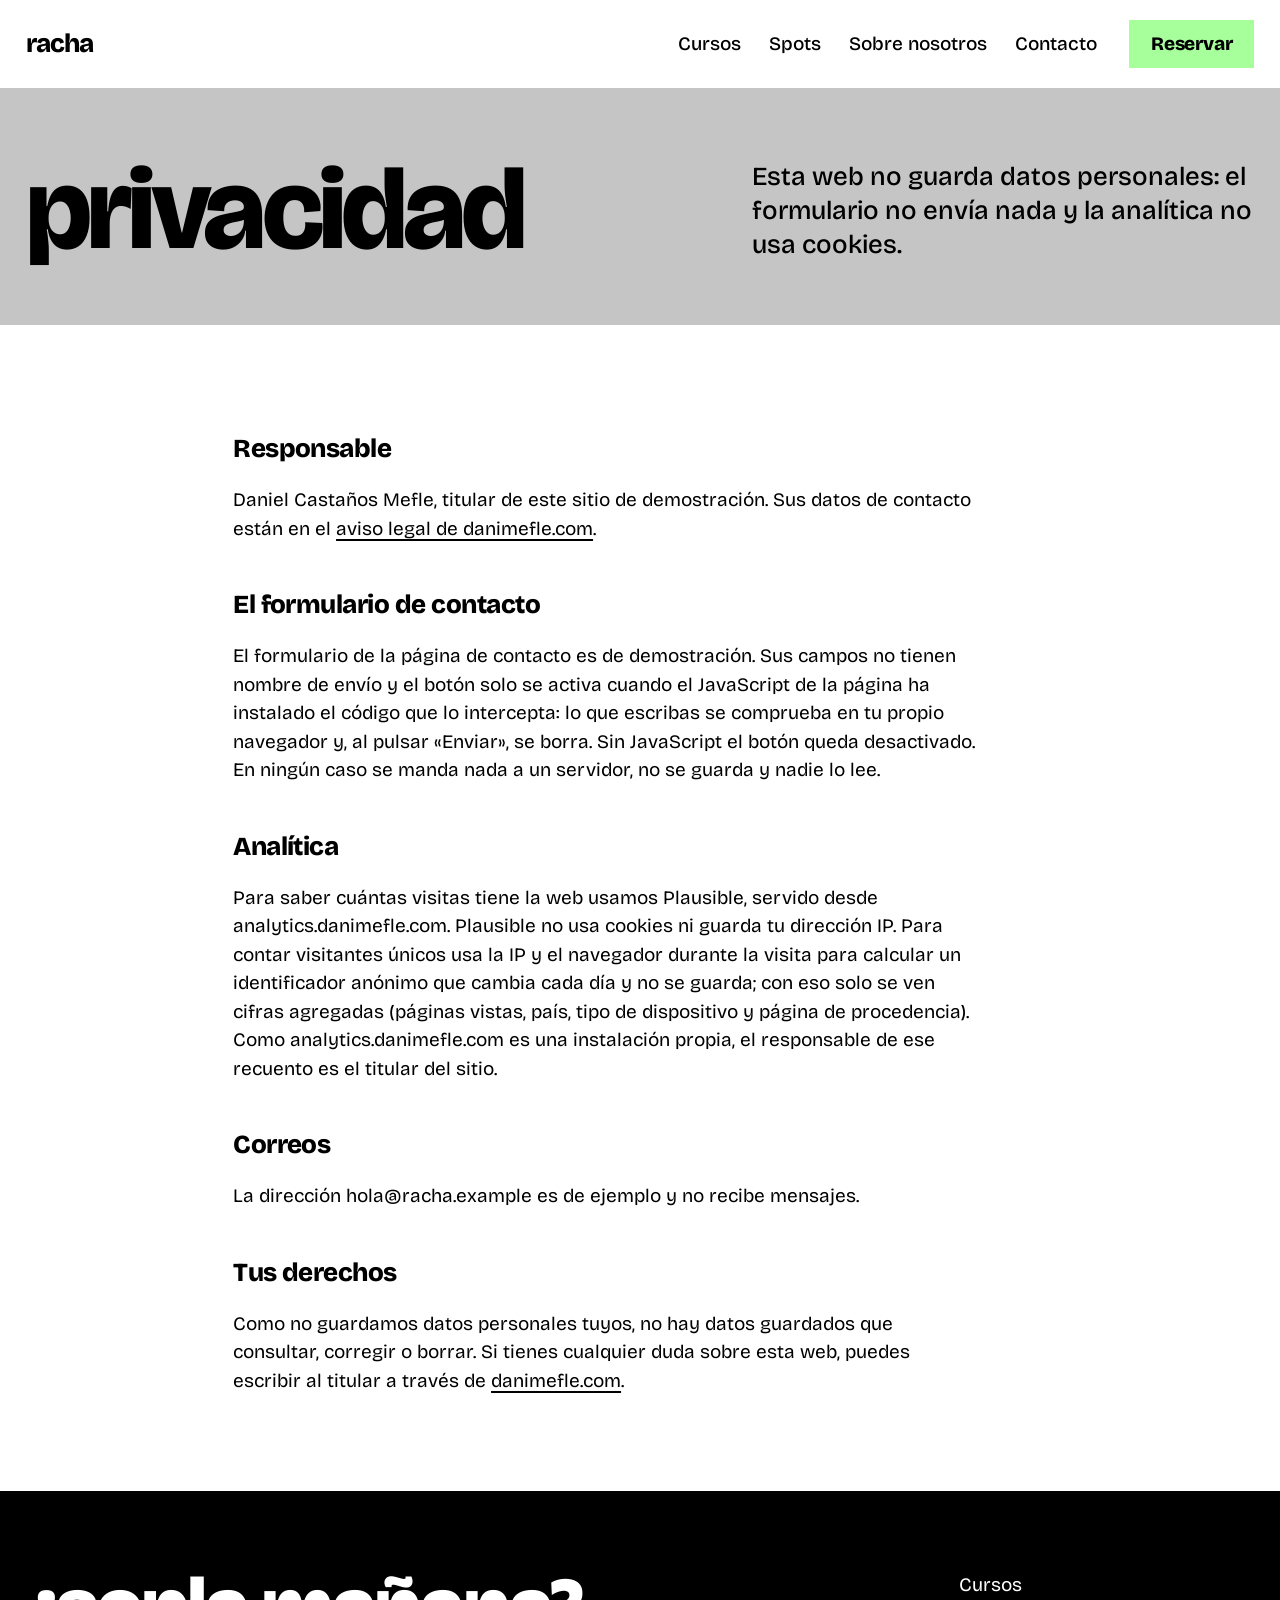
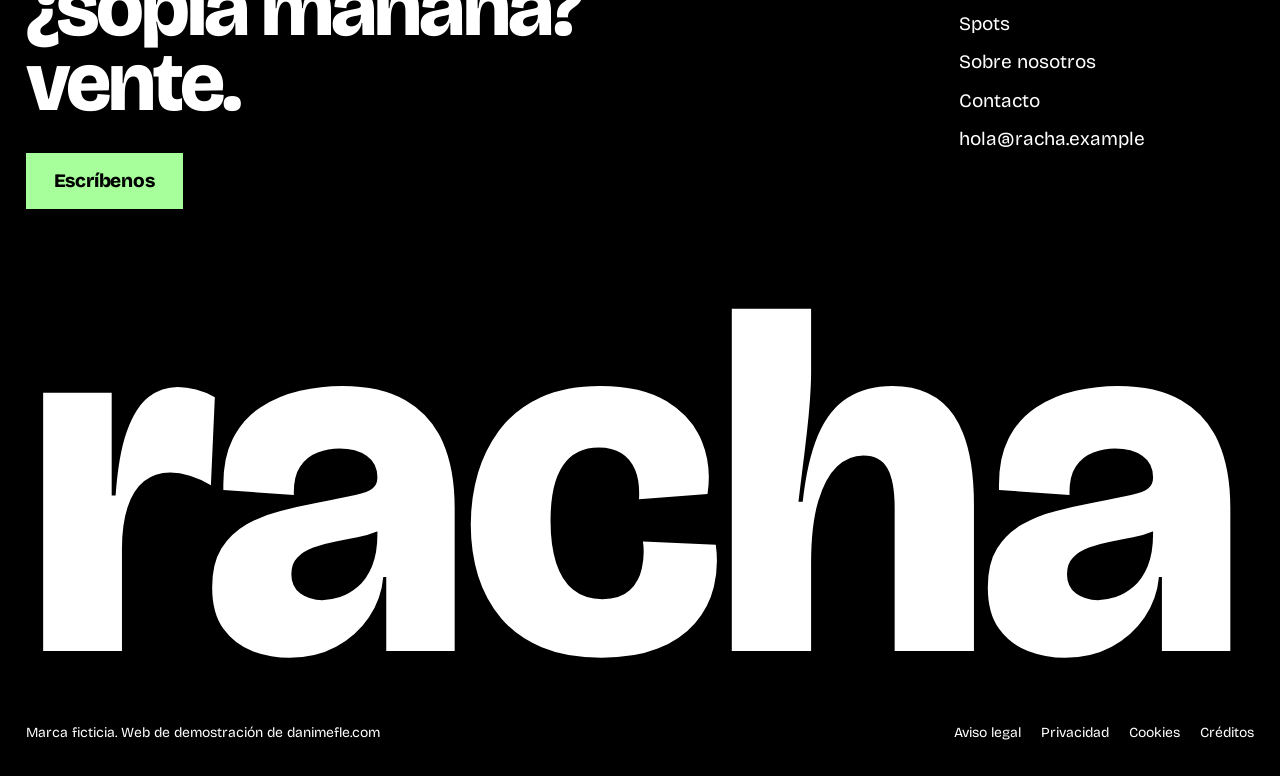
<file: privacidad.html>
<!doctype html>
<!--
  privacidad.html: Política de privacidad / Privacy policy
  Racha es una marca ficticia: web de demostración de danimefle.com.
  Racha is a fictitious brand: demo site by danimefle.com.
-->
<html lang="es">
<head>
  <meta charset="utf-8">
  <meta name="viewport" content="width=device-width, initial-scale=1">
  <title>Privacidad · Racha (web de demostración)</title>
  <meta name="description" content="Esta web de demostración no guarda datos personales: el formulario no envía nada y la analítica no usa cookies ni guarda la IP.">
  <!-- Negocio ficticio: que no salga en buscadores / Fictitious business: keep it out of search engines -->
  <meta name="robots" content="noindex, follow">
  <link rel="canonical" href="https://racha.danimefle.com/privacidad">
  <!-- Open Graph y Twitter / Open Graph and Twitter -->
  <meta property="og:type" content="website">
  <meta property="og:site_name" content="Racha">
  <meta property="og:locale" content="es_ES">
  <meta property="og:url" content="https://racha.danimefle.com/privacidad">
  <meta property="og:title" content="Privacidad · Racha (web de demostración)">
  <meta property="og:description" content="Esta web de demostración no guarda datos personales: el formulario no envía nada y la analítica no usa cookies ni guarda la IP.">
  <meta property="og:image" content="https://racha.danimefle.com/assets/og/og-portada.jpg">
  <meta property="og:image:width" content="1200">
  <meta property="og:image:height" content="630">
  <meta property="og:image:alt" content="Racha, escuela de kitesurf en Tarifa">
  <meta name="twitter:card" content="summary_large_image">
  <meta name="twitter:title" content="Privacidad · Racha (web de demostración)">
  <meta name="twitter:description" content="Esta web de demostración no guarda datos personales: el formulario no envía nada y la analítica no usa cookies ni guarda la IP.">
  <meta name="twitter:image" content="https://racha.danimefle.com/assets/og/og-portada.jpg">
  <meta name="theme-color" content="#a7ff9c">
  <!-- Iconos y manifiesto / Icons and manifest -->
  <link rel="icon" href="assets/favicon.svg" type="image/svg+xml">
  <link rel="icon" href="assets/favicon-32.png" type="image/png" sizes="32x32">
  <link rel="apple-touch-icon" href="assets/apple-touch-icon.png">
  <link rel="manifest" href="site.webmanifest">
  <!-- Fuentes propias y estilos / Self-hosted fonts and styles -->
  <link rel="preload" href="assets/fonts/BricolageGrotesque-v9-latin.woff2" as="font" type="font/woff2" crossorigin>
  <link rel="stylesheet" href="assets/css/estilos.css">
  <!-- Clase js antes de pintar; analítica Plausible sin cookies; scripts de la página -->
  <!-- js class before painting; cookie-free Plausible analytics; page scripts -->
  <script src="assets/js/temprano.js"></script>
  <script defer data-domain="racha.danimefle.com" src="https://analytics.danimefle.com/js/script.js"></script>
  <script src="assets/js/movimiento.js" defer></script>
</head>
<body>

<!-- ===================== BARRA COMÚN / COMMON BAR ===================== -->
<a class="saltar" href="#contenido">Saltar al contenido</a>
<header class="barra">
  <a class="barra__marca" href="index.html" aria-label="Racha, inicio">racha</a>
  <nav class="barra__nav" aria-label="Principal">
    <ul class="barra__links">
        <li><a href="cursos.html">Cursos</a></li>
        <li><a href="spots.html">Spots</a></li>
        <li><a href="sobre-nosotros.html">Sobre nosotros</a></li>
        <li><a href="contacto.html">Contacto</a></li>
    </ul>
  </nav>
  <!-- Pausa del movimiento continuo (solo aparece si la página lo tiene) / Pause for continuous motion (only shown if the page has it) -->
  <button class="barra__pausa" type="button" hidden>Pausar movimiento</button>
  <a class="btn btn--sm barra__cta" href="contacto.html#formulario">Reservar</a>
  <button class="barra__menu" type="button" aria-expanded="false" aria-controls="menu-movil">Menú</button>
</header>
<!-- Menú del móvil: diálogo con foco atrapado; Escape lo cierra / Phone menu: dialog with focus trap; Escape closes it -->
<div class="menu-movil" id="menu-movil" role="dialog" aria-modal="true" aria-label="Menú" hidden>
  <button class="menu-movil__cerrar" type="button">Cerrar</button>
  <nav aria-label="Menú del móvil">
    <ul>
      <li><a href="index.html">Inicio</a></li>
        <li><a href="cursos.html">Cursos</a></li>
        <li><a href="spots.html">Spots</a></li>
        <li><a href="sobre-nosotros.html">Sobre nosotros</a></li>
        <li><a href="contacto.html">Contacto</a></li>
    </ul>
  </nav>
  <a class="btn" href="contacto.html#formulario">Reservar</a>
</div>

<main id="contenido" tabindex="-1">
<!-- ===================== CABECERA / HEAD ===================== -->
<section class="cabeza cabeza--gris" aria-labelledby="t-pagina">
  <h1 class="cabeza__h" id="t-pagina">privacidad</h1>
  <div class="cabeza__txt">
    <p class="cabeza__lead">Esta web no guarda datos personales: el formulario no envía nada y la analítica no usa cookies.</p>
  </div>
</section>

<!-- ===================== TEXTO / TEXT ===================== -->
<section class="texto" aria-label="Texto de la política de privacidad">
  <div class="texto__cuerpo">
    <h2>Responsable</h2>
    <p>Daniel Castaños Mefle, titular de este sitio de demostración. Sus datos de contacto están en el <a href="https://danimefle.com/aviso-legal">aviso legal de danimefle.com</a>.</p>
    <h2>El formulario de contacto</h2>
    <p>El formulario de la página de contacto es de demostración. Sus campos no tienen nombre de envío y el botón solo se activa cuando el JavaScript de la página ha instalado el código que lo intercepta: lo que escribas se comprueba en tu propio navegador y, al pulsar «Enviar», se borra. Sin JavaScript el botón queda desactivado. En ningún caso se manda nada a un servidor, no se guarda y nadie lo lee.</p>
    <h2>Analítica</h2>
    <p>Para saber cuántas visitas tiene la web usamos Plausible, servido desde analytics.danimefle.com. Plausible no usa cookies ni guarda tu dirección IP. Para contar visitantes únicos usa la IP y el navegador durante la visita para calcular un identificador anónimo que cambia cada día y no se guarda; con eso solo se ven cifras agregadas (páginas vistas, país, tipo de dispositivo y página de procedencia). Como analytics.danimefle.com es una instalación propia, el responsable de ese recuento es el titular del sitio.</p>
    <h2>Correos</h2>
    <p>La dirección hola@racha.example es de ejemplo y no recibe mensajes.</p>
    <h2>Tus derechos</h2>
    <p>Como no guardamos datos personales tuyos, no hay datos guardados que consultar, corregir o borrar. Si tienes cualquier duda sobre esta web, puedes escribir al titular a través de <a href="https://danimefle.com">danimefle.com</a>.</p>
  </div>
</section>
</main>

<!-- ===================== PIE COMÚN / COMMON FOOTER ===================== -->
<footer class="pie">
  <div class="pie__top">
    <div class="pie__inv">
      <h2 class="pie__h" data-r style="--i:0">¿sopla mañana?<br>vente.</h2>
      <a class="btn" data-r style="--i:1" href="contacto.html#formulario">Escríbenos</a>
    </div>
    <ul class="pie__links" data-r style="--i:2">
      <li><a class="lnk" href="cursos.html">Cursos</a></li>
      <li><a class="lnk" href="spots.html">Spots</a></li>
      <li><a class="lnk" href="sobre-nosotros.html">Sobre nosotros</a></li>
      <li><a class="lnk" href="contacto.html">Contacto</a></li>
      <li><a class="lnk" href="mailto:hola@racha.example">hola@racha.example</a></li>
    </ul>
  </div>
  <!-- El nombre a todo el ancho, entero / The name across the full width, whole -->
  <p class="pie__mark" aria-hidden="true"><span data-r style="--i:0">racha</span></p>
  <!-- Aviso de demostración y enlaces legales / Demo notice and legal links -->
  <div class="pie__legal">
    <p class="pie__demo">Marca ficticia. Web de demostración de <a class="lnk" href="https://danimefle.com">danimefle.com</a></p>
    <ul>
      <li><a class="lnk" href="aviso-legal.html">Aviso legal</a></li>
      <li><a class="lnk" href="privacidad.html">Privacidad</a></li>
      <li><a class="lnk" href="cookies.html">Cookies</a></li>
      <li><a class="lnk" href="creditos.html">Créditos</a></li>
    </ul>
  </div>
</footer>

</body>
</html>
</file>
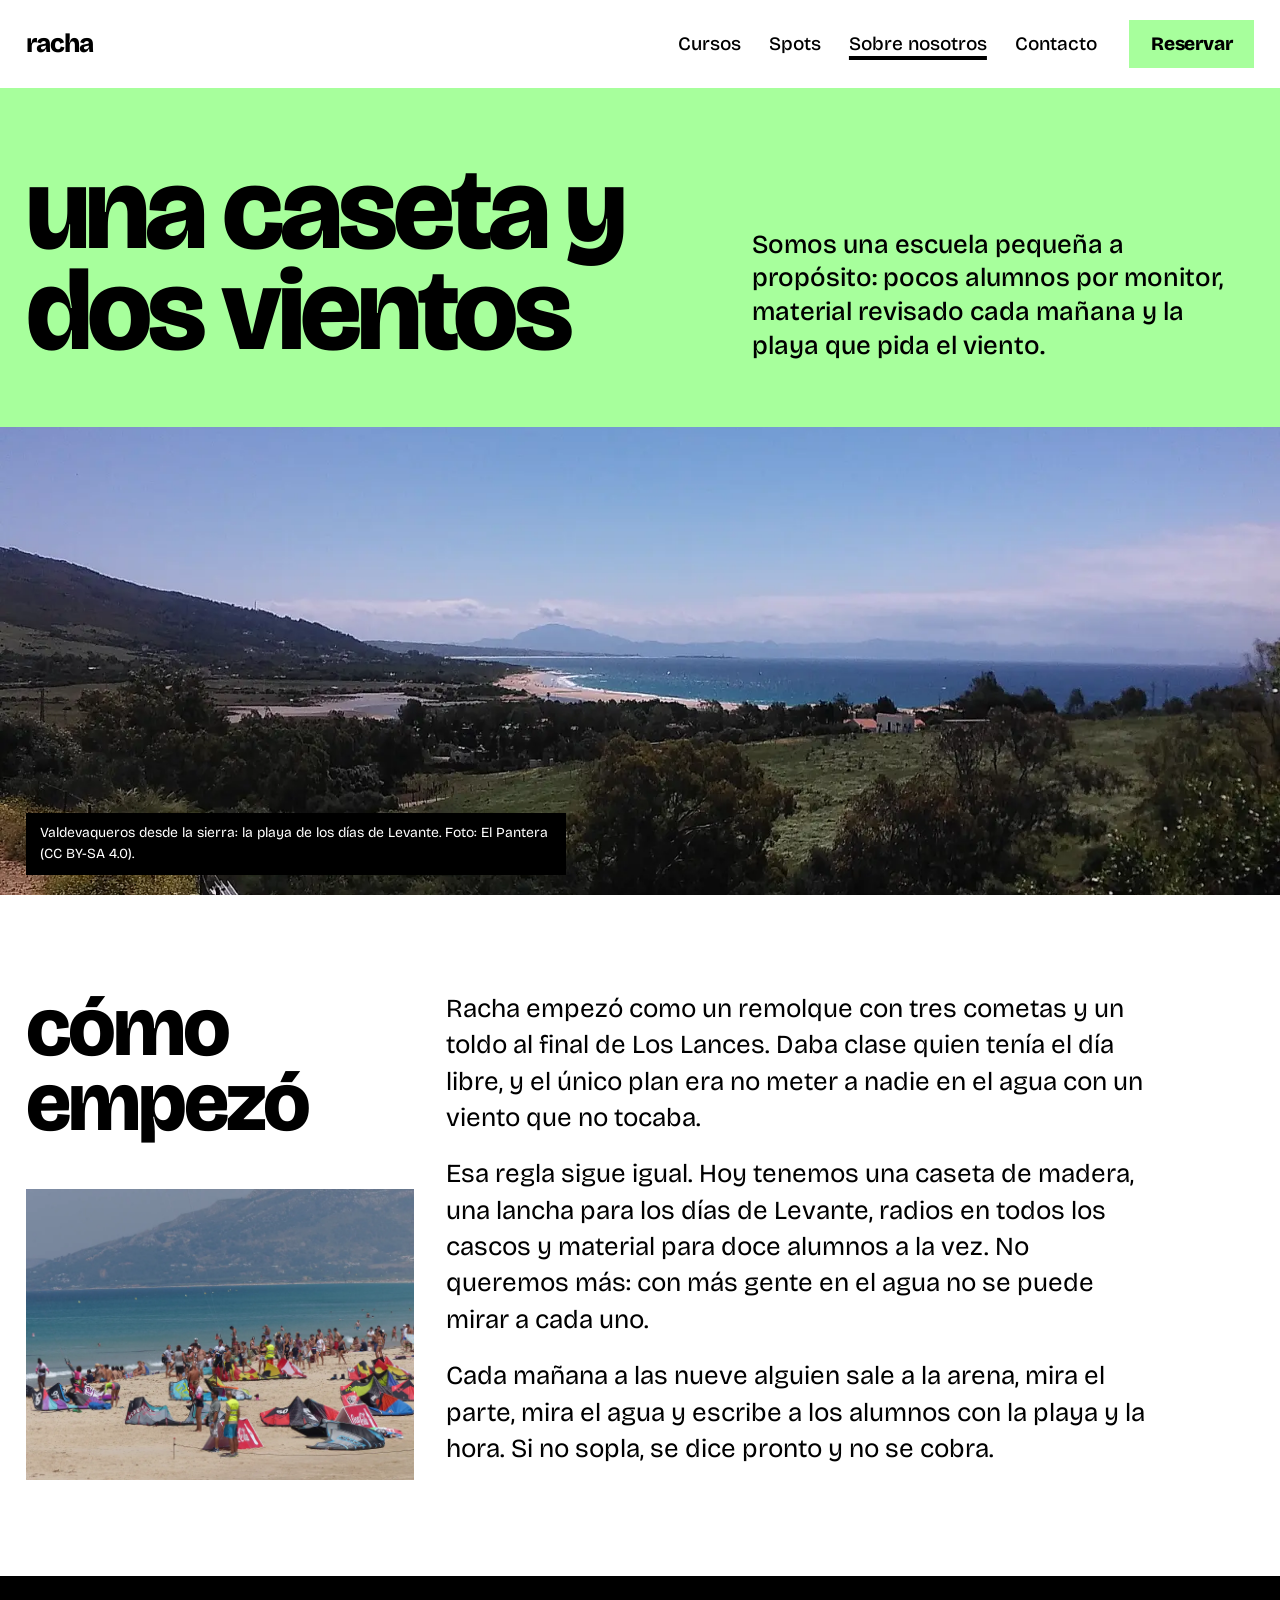
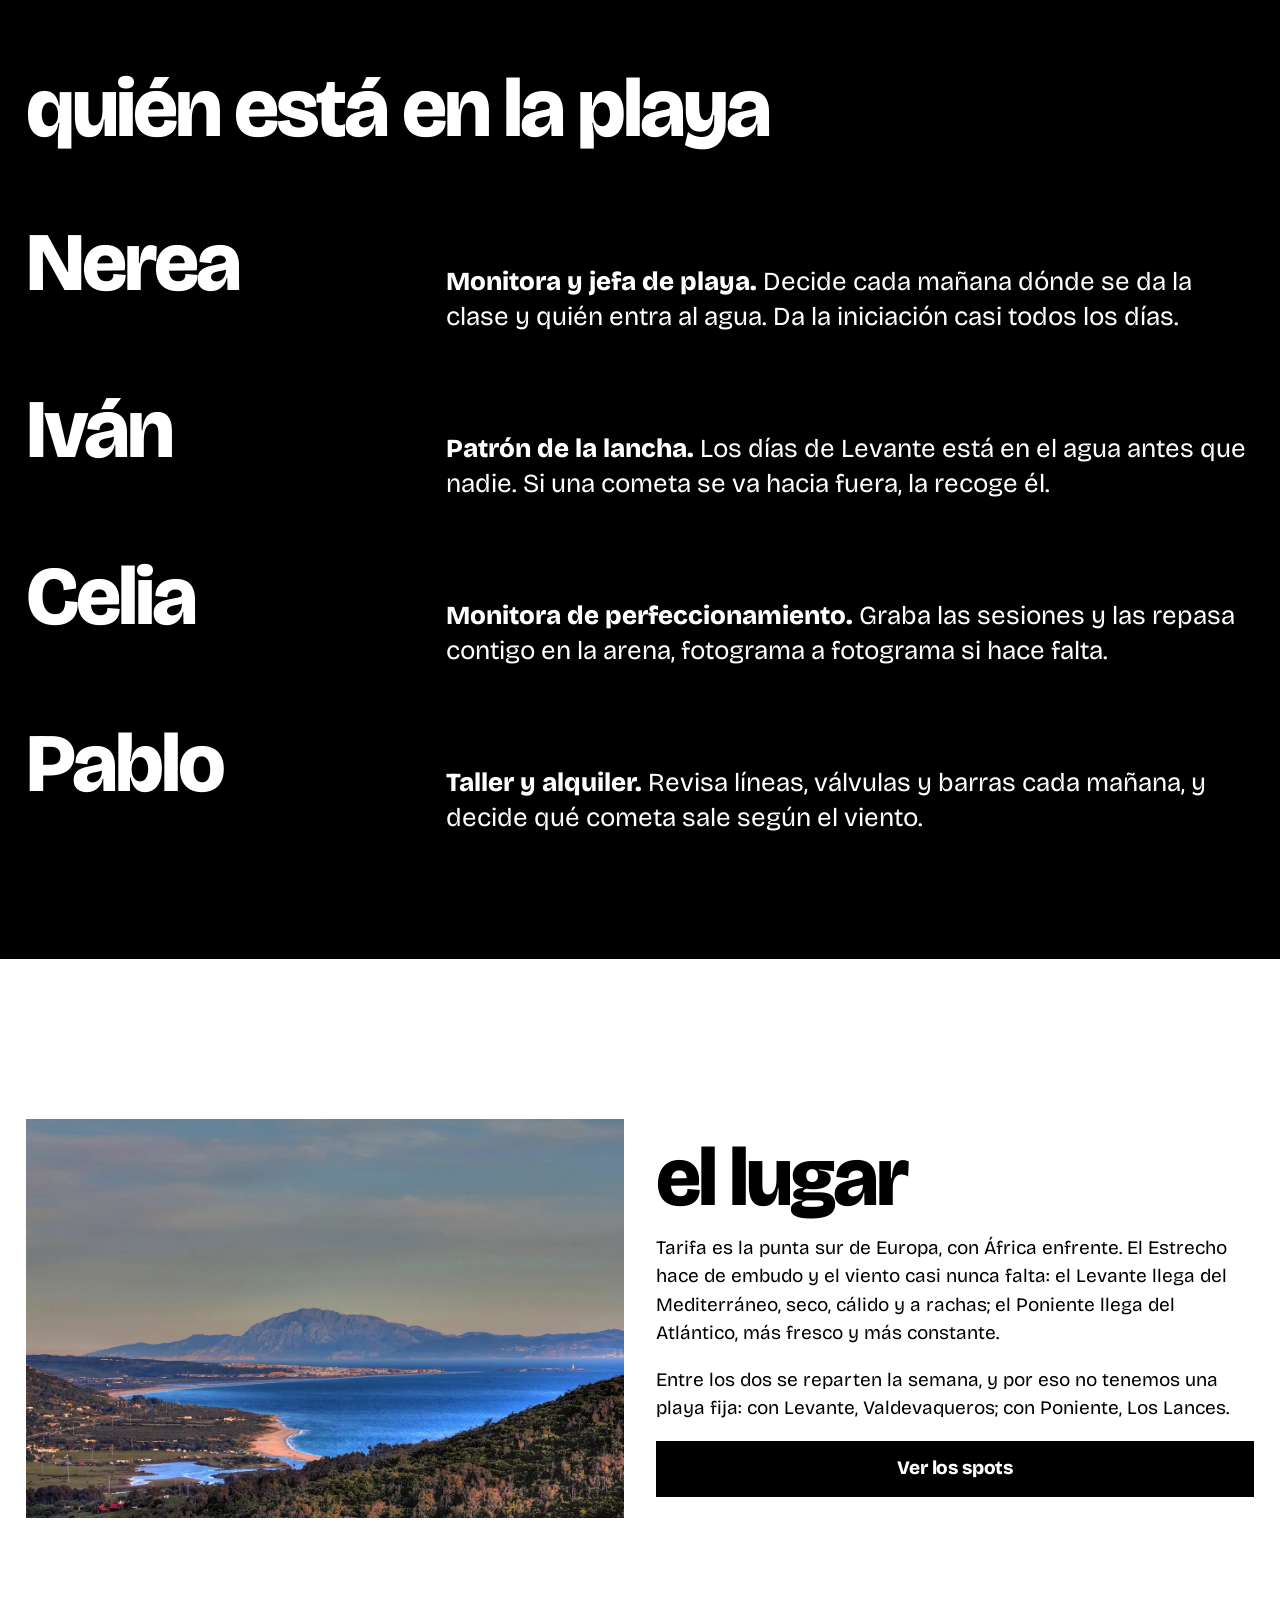
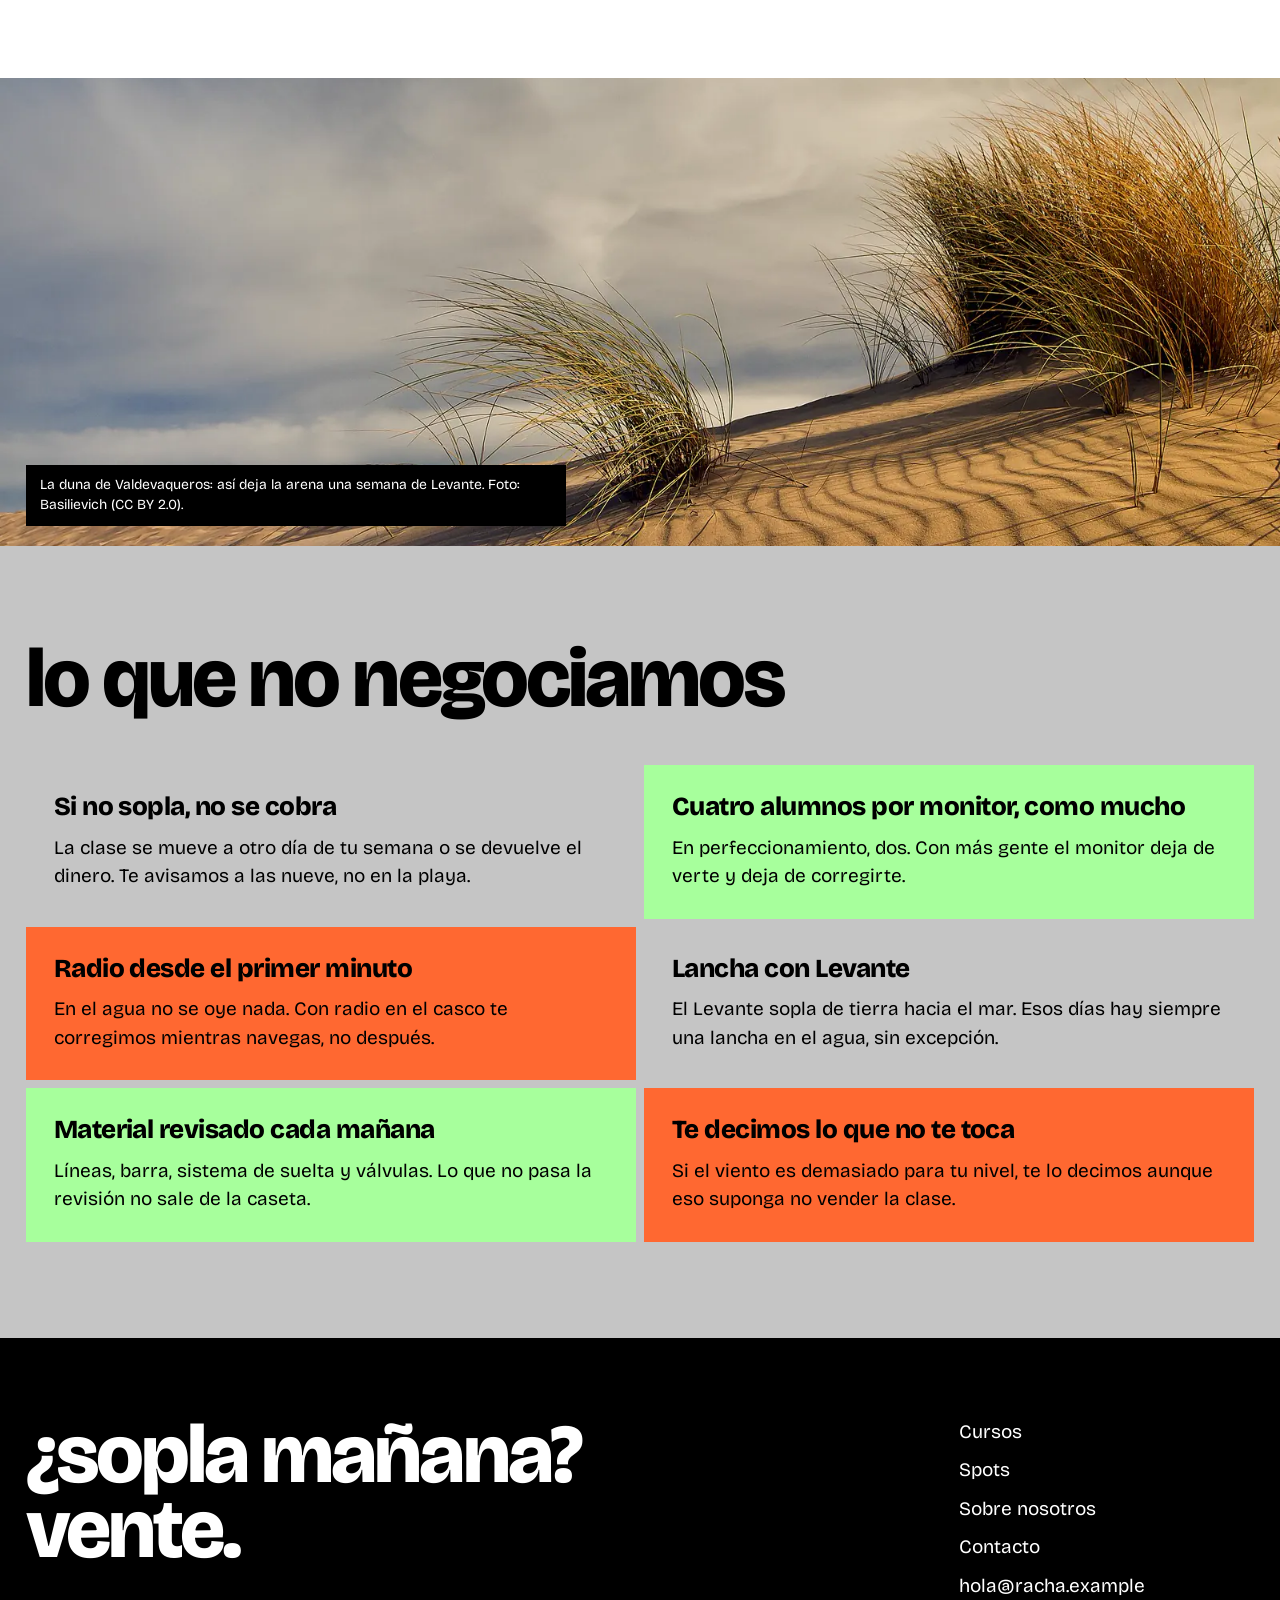
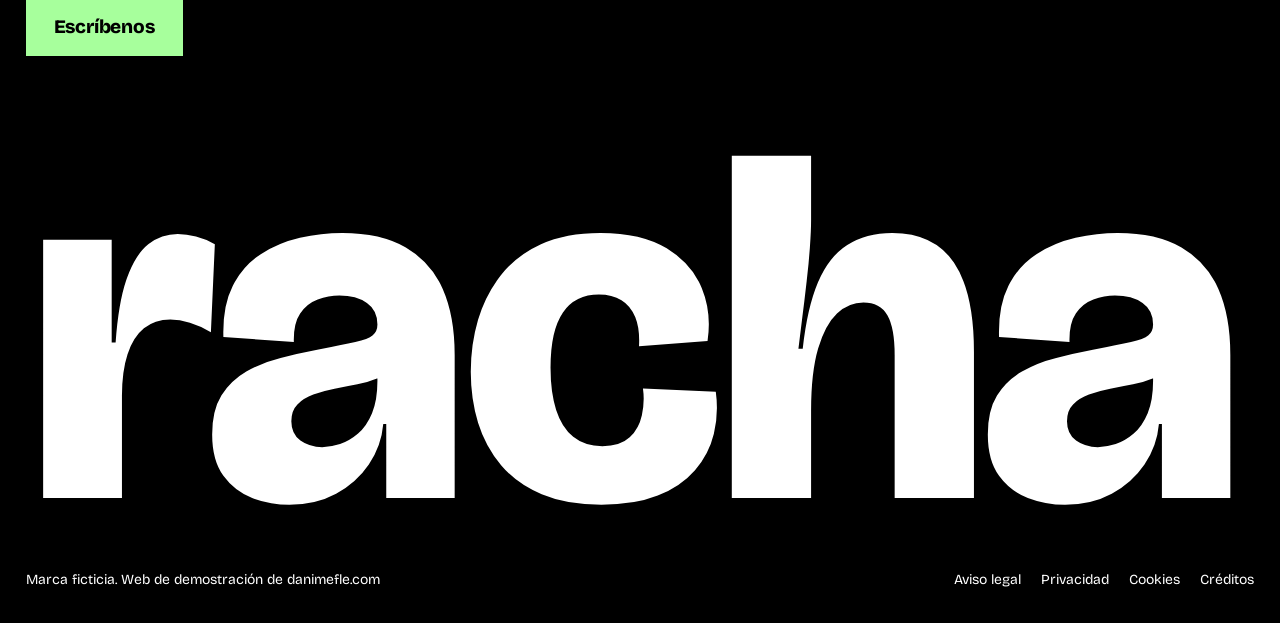
<file: sobre-nosotros.html>
<!doctype html>
<!--
  sobre-nosotros.html: Historia, equipo, lugar y valores / About
  Racha es una marca ficticia: web de demostración de danimefle.com.
  Racha is a fictitious brand: demo site by danimefle.com.
-->
<html lang="es">
<head>
  <meta charset="utf-8">
  <meta name="viewport" content="width=device-width, initial-scale=1">
  <title>Sobre nosotros · Racha, escuela de kite en Tarifa</title>
  <meta name="description" content="Una caseta, una lancha y dos vientos: cómo trabaja Racha, quién da las clases y lo que no negociamos.">
  <!-- Negocio ficticio: que no salga en buscadores / Fictitious business: keep it out of search engines -->
  <meta name="robots" content="noindex, follow">
  <link rel="canonical" href="https://racha.danimefle.com/sobre-nosotros">
  <!-- Open Graph y Twitter / Open Graph and Twitter -->
  <meta property="og:type" content="website">
  <meta property="og:site_name" content="Racha">
  <meta property="og:locale" content="es_ES">
  <meta property="og:url" content="https://racha.danimefle.com/sobre-nosotros">
  <meta property="og:title" content="Sobre nosotros · Racha, escuela de kite en Tarifa">
  <meta property="og:description" content="Una caseta, una lancha y dos vientos: cómo trabaja Racha, quién da las clases y lo que no negociamos.">
  <meta property="og:image" content="https://racha.danimefle.com/assets/og/og-sobre.jpg">
  <meta property="og:image:width" content="1200">
  <meta property="og:image:height" content="630">
  <meta property="og:image:alt" content="Valdevaqueros visto desde la sierra de Tarifa">
  <meta name="twitter:card" content="summary_large_image">
  <meta name="twitter:title" content="Sobre nosotros · Racha, escuela de kite en Tarifa">
  <meta name="twitter:description" content="Una caseta, una lancha y dos vientos: cómo trabaja Racha, quién da las clases y lo que no negociamos.">
  <meta name="twitter:image" content="https://racha.danimefle.com/assets/og/og-sobre.jpg">
  <meta name="theme-color" content="#a7ff9c">
  <!-- Iconos y manifiesto / Icons and manifest -->
  <link rel="icon" href="assets/favicon.svg" type="image/svg+xml">
  <link rel="icon" href="assets/favicon-32.png" type="image/png" sizes="32x32">
  <link rel="apple-touch-icon" href="assets/apple-touch-icon.png">
  <link rel="manifest" href="site.webmanifest">
  <!-- Fuentes propias y estilos / Self-hosted fonts and styles -->
  <link rel="preload" href="assets/fonts/BricolageGrotesque-v9-latin.woff2" as="font" type="font/woff2" crossorigin>
  <link rel="stylesheet" href="assets/css/estilos.css">
  <!-- Clase js antes de pintar; analítica Plausible sin cookies; scripts de la página -->
  <!-- js class before painting; cookie-free Plausible analytics; page scripts -->
  <script src="assets/js/temprano.js"></script>
  <script defer data-domain="racha.danimefle.com" src="https://analytics.danimefle.com/js/script.js"></script>
  <script src="assets/js/movimiento.js" defer></script>
</head>
<body>

<!-- ===================== BARRA COMÚN / COMMON BAR ===================== -->
<a class="saltar" href="#contenido">Saltar al contenido</a>
<header class="barra">
  <a class="barra__marca" href="index.html" aria-label="Racha, inicio">racha</a>
  <nav class="barra__nav" aria-label="Principal">
    <ul class="barra__links">
        <li><a href="cursos.html">Cursos</a></li>
        <li><a href="spots.html">Spots</a></li>
        <li><a href="sobre-nosotros.html" aria-current="page">Sobre nosotros</a></li>
        <li><a href="contacto.html">Contacto</a></li>
    </ul>
  </nav>
  <!-- Pausa del movimiento continuo (solo aparece si la página lo tiene) / Pause for continuous motion (only shown if the page has it) -->
  <button class="barra__pausa" type="button" hidden>Pausar movimiento</button>
  <a class="btn btn--sm barra__cta" href="contacto.html#formulario">Reservar</a>
  <button class="barra__menu" type="button" aria-expanded="false" aria-controls="menu-movil">Menú</button>
</header>
<!-- Menú del móvil: diálogo con foco atrapado; Escape lo cierra / Phone menu: dialog with focus trap; Escape closes it -->
<div class="menu-movil" id="menu-movil" role="dialog" aria-modal="true" aria-label="Menú" hidden>
  <button class="menu-movil__cerrar" type="button">Cerrar</button>
  <nav aria-label="Menú del móvil">
    <ul>
      <li><a href="index.html">Inicio</a></li>
        <li><a href="cursos.html">Cursos</a></li>
        <li><a href="spots.html">Spots</a></li>
        <li><a href="sobre-nosotros.html" aria-current="page">Sobre nosotros</a></li>
        <li><a href="contacto.html">Contacto</a></li>
    </ul>
  </nav>
  <a class="btn" href="contacto.html#formulario">Reservar</a>
</div>

<main id="contenido" tabindex="-1">
<!-- ===================== CABECERA / HEAD ===================== -->
<section class="cabeza cabeza--menta" aria-labelledby="t-pagina">
  <h1 class="cabeza__h" id="t-pagina" data-r style="--i:0">una caseta y dos vientos</h1>
  <div class="cabeza__txt" data-r style="--i:1">
    <p class="cabeza__lead">Somos una escuela pequeña a propósito: pocos alumnos por monitor, material revisado cada mañana y la playa que pida el viento.</p>
  </div>
</section>

<!-- Foto a sangre con pie sobre banda negra / Full-bleed photo with caption on a black band -->
<figure class="foto-ancha">
  <img src="assets/img/valdevaqueros.webp" width="1600" height="900" alt="La ensenada de Valdevaqueros vista desde la sierra, con el pinar y el mar al fondo" loading="lazy" decoding="async">
  <figcaption>Valdevaqueros desde la sierra: la playa de los días de Levante. Foto: El Pantera (CC BY-SA 4.0).</figcaption>
</figure>

<!-- ===================== HISTORIA / STORY ===================== -->
<section class="bloque" aria-labelledby="t-historia">
  <div class="historia">
    <div class="historia__h">
      <h2 class="bloque__h" id="t-historia" data-r style="--i:0">cómo empezó</h2>
      <figure class="historia__pic" data-r style="--i:1"><img src="assets/img/lances-cometas.webp" width="1600" height="1200" alt="Cometas de colores tendidas en la arena de Los Lances, con gente alrededor y la sierra al fondo" loading="lazy" decoding="async"></figure>
    </div>
    <div class="historia__txt" data-r style="--i:1">
      <p>Racha empezó como un remolque con tres cometas y un toldo al final de Los Lances. Daba clase quien tenía el día libre, y el único plan era no meter a nadie en el agua con un viento que no tocaba.</p>
      <p>Esa regla sigue igual. Hoy tenemos una caseta de madera, una lancha para los días de Levante, radios en todos los cascos y material para doce alumnos a la vez. No queremos más: con más gente en el agua no se puede mirar a cada uno.</p>
      <p>Cada mañana a las nueve alguien sale a la arena, mira el parte, mira el agua y escribe a los alumnos con la playa y la hora. Si no sopla, se dice pronto y no se cobra.</p>
    </div>
  </div>
</section>

<!-- ===================== EQUIPO: oficios, sin caras / TEAM: trades, no faces ===================== -->
<section class="bloque bloque--negro oscuro" aria-labelledby="t-equipo">
  <h2 class="bloque__h" id="t-equipo" data-r style="--i:0">quién está en la playa</h2>
  <ul class="equipo">
    <li data-r style="--i:0"><span class="equipo__nombre">Nerea</span><p><strong>Monitora y jefa de playa.</strong> Decide cada mañana dónde se da la clase y quién entra al agua. Da la iniciación casi todos los días.</p></li>
    <li data-r style="--i:1"><span class="equipo__nombre">Iván</span><p><strong>Patrón de la lancha.</strong> Los días de Levante está en el agua antes que nadie. Si una cometa se va hacia fuera, la recoge él.</p></li>
    <li data-r style="--i:2"><span class="equipo__nombre">Celia</span><p><strong>Monitora de perfeccionamiento.</strong> Graba las sesiones y las repasa contigo en la arena, fotograma a fotograma si hace falta.</p></li>
    <li data-r style="--i:3"><span class="equipo__nombre">Pablo</span><p><strong>Taller y alquiler.</strong> Revisa líneas, válvulas y barras cada mañana, y decide qué cometa sale según el viento.</p></li>
  </ul>
</section>

<!-- ===================== EL LUGAR / THE PLACE ===================== -->
<section class="bloque" aria-labelledby="t-lugar">
  <div class="spot">
    <figure class="spot__pic" data-r style="--i:0"><img src="assets/img/estrecho.webp" width="1400" height="933" alt="El Estrecho desde la sierra de Tarifa, con la playa abajo y la costa de Marruecos enfrente" loading="lazy" decoding="async"></figure>
    <div class="spot__txt" data-r style="--i:1">
      <h2 class="spot__h" id="t-lugar">el lugar</h2>
      <p>Tarifa es la punta sur de Europa, con África enfrente. El Estrecho hace de embudo y el viento casi nunca falta: el Levante llega del Mediterráneo, seco, cálido y a rachas; el Poniente llega del Atlántico, más fresco y más constante.</p>
      <p>Entre los dos se reparten la semana, y por eso no tenemos una playa fija: con Levante, Valdevaqueros; con Poniente, Los Lances.</p>
      <a class="btn btn--ink" href="spots.html">Ver los spots</a>
    </div>
  </div>
</section>

<!-- Foto a sangre de la duna con pie sobre banda negra / Full-bleed dune photo with caption on a black band -->
<figure class="foto-ancha">
  <img src="assets/img/duna.webp" width="1600" height="1092" alt="La arena de la duna de Valdevaqueros, rizada por el viento, con matas de barrón" loading="lazy" decoding="async">
  <figcaption>La duna de Valdevaqueros: así deja la arena una semana de Levante. Foto: Basilievich (CC BY 2.0).</figcaption>
</figure>

<!-- ===================== VALORES / VALUES ===================== -->
<section class="bloque bloque--gris" aria-labelledby="t-valores">
  <h2 class="bloque__h" id="t-valores" data-r style="--i:0">lo que no negociamos</h2>
  <ul class="valores">
    <li class="valor" data-r style="--i:0"><p class="valor__t">Si no sopla, no se cobra</p><p>La clase se mueve a otro día de tu semana o se devuelve el dinero. Te avisamos a las nueve, no en la playa.</p></li>
    <li class="valor" data-r style="--i:1"><p class="valor__t">Cuatro alumnos por monitor, como mucho</p><p>En perfeccionamiento, dos. Con más gente el monitor deja de verte y deja de corregirte.</p></li>
    <li class="valor" data-r style="--i:2"><p class="valor__t">Radio desde el primer minuto</p><p>En el agua no se oye nada. Con radio en el casco te corregimos mientras navegas, no después.</p></li>
    <li class="valor" data-r style="--i:3"><p class="valor__t">Lancha con Levante</p><p>El Levante sopla de tierra hacia el mar. Esos días hay siempre una lancha en el agua, sin excepción.</p></li>
    <li class="valor" data-r style="--i:4"><p class="valor__t">Material revisado cada mañana</p><p>Líneas, barra, sistema de suelta y válvulas. Lo que no pasa la revisión no sale de la caseta.</p></li>
    <li class="valor" data-r style="--i:5"><p class="valor__t">Te decimos lo que no te toca</p><p>Si el viento es demasiado para tu nivel, te lo decimos aunque eso suponga no vender la clase.</p></li>
  </ul>
</section>
</main>

<!-- ===================== PIE COMÚN / COMMON FOOTER ===================== -->
<footer class="pie">
  <div class="pie__top">
    <div class="pie__inv">
      <h2 class="pie__h" data-r style="--i:0">¿sopla mañana?<br>vente.</h2>
      <a class="btn" data-r style="--i:1" href="contacto.html#formulario">Escríbenos</a>
    </div>
    <ul class="pie__links" data-r style="--i:2">
      <li><a class="lnk" href="cursos.html">Cursos</a></li>
      <li><a class="lnk" href="spots.html">Spots</a></li>
      <li><a class="lnk" href="sobre-nosotros.html">Sobre nosotros</a></li>
      <li><a class="lnk" href="contacto.html">Contacto</a></li>
      <li><a class="lnk" href="mailto:hola@racha.example">hola@racha.example</a></li>
    </ul>
  </div>
  <!-- El nombre a todo el ancho, entero / The name across the full width, whole -->
  <p class="pie__mark" aria-hidden="true"><span data-r style="--i:0">racha</span></p>
  <!-- Aviso de demostración y enlaces legales / Demo notice and legal links -->
  <div class="pie__legal">
    <p class="pie__demo">Marca ficticia. Web de demostración de <a class="lnk" href="https://danimefle.com">danimefle.com</a></p>
    <ul>
      <li><a class="lnk" href="aviso-legal.html">Aviso legal</a></li>
      <li><a class="lnk" href="privacidad.html">Privacidad</a></li>
      <li><a class="lnk" href="cookies.html">Cookies</a></li>
      <li><a class="lnk" href="creditos.html">Créditos</a></li>
    </ul>
  </div>
</footer>

</body>
</html>
</file>
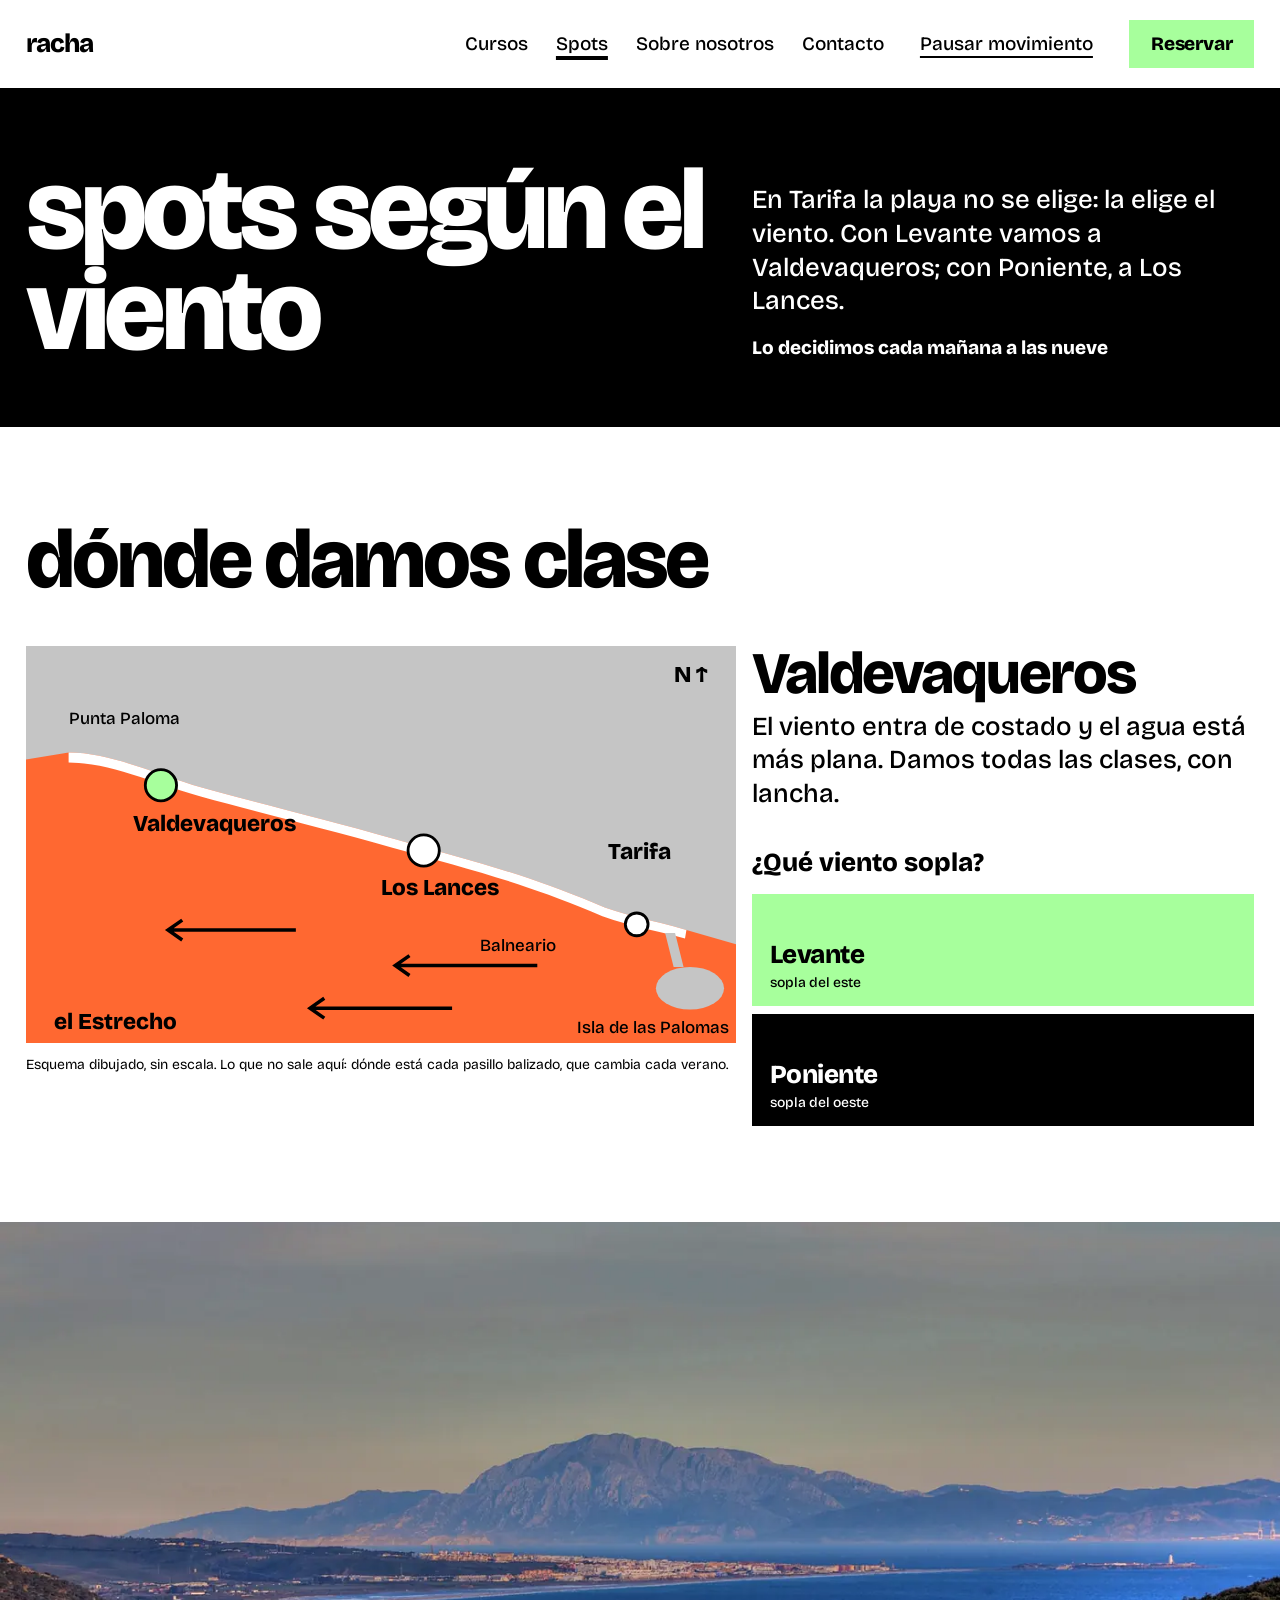
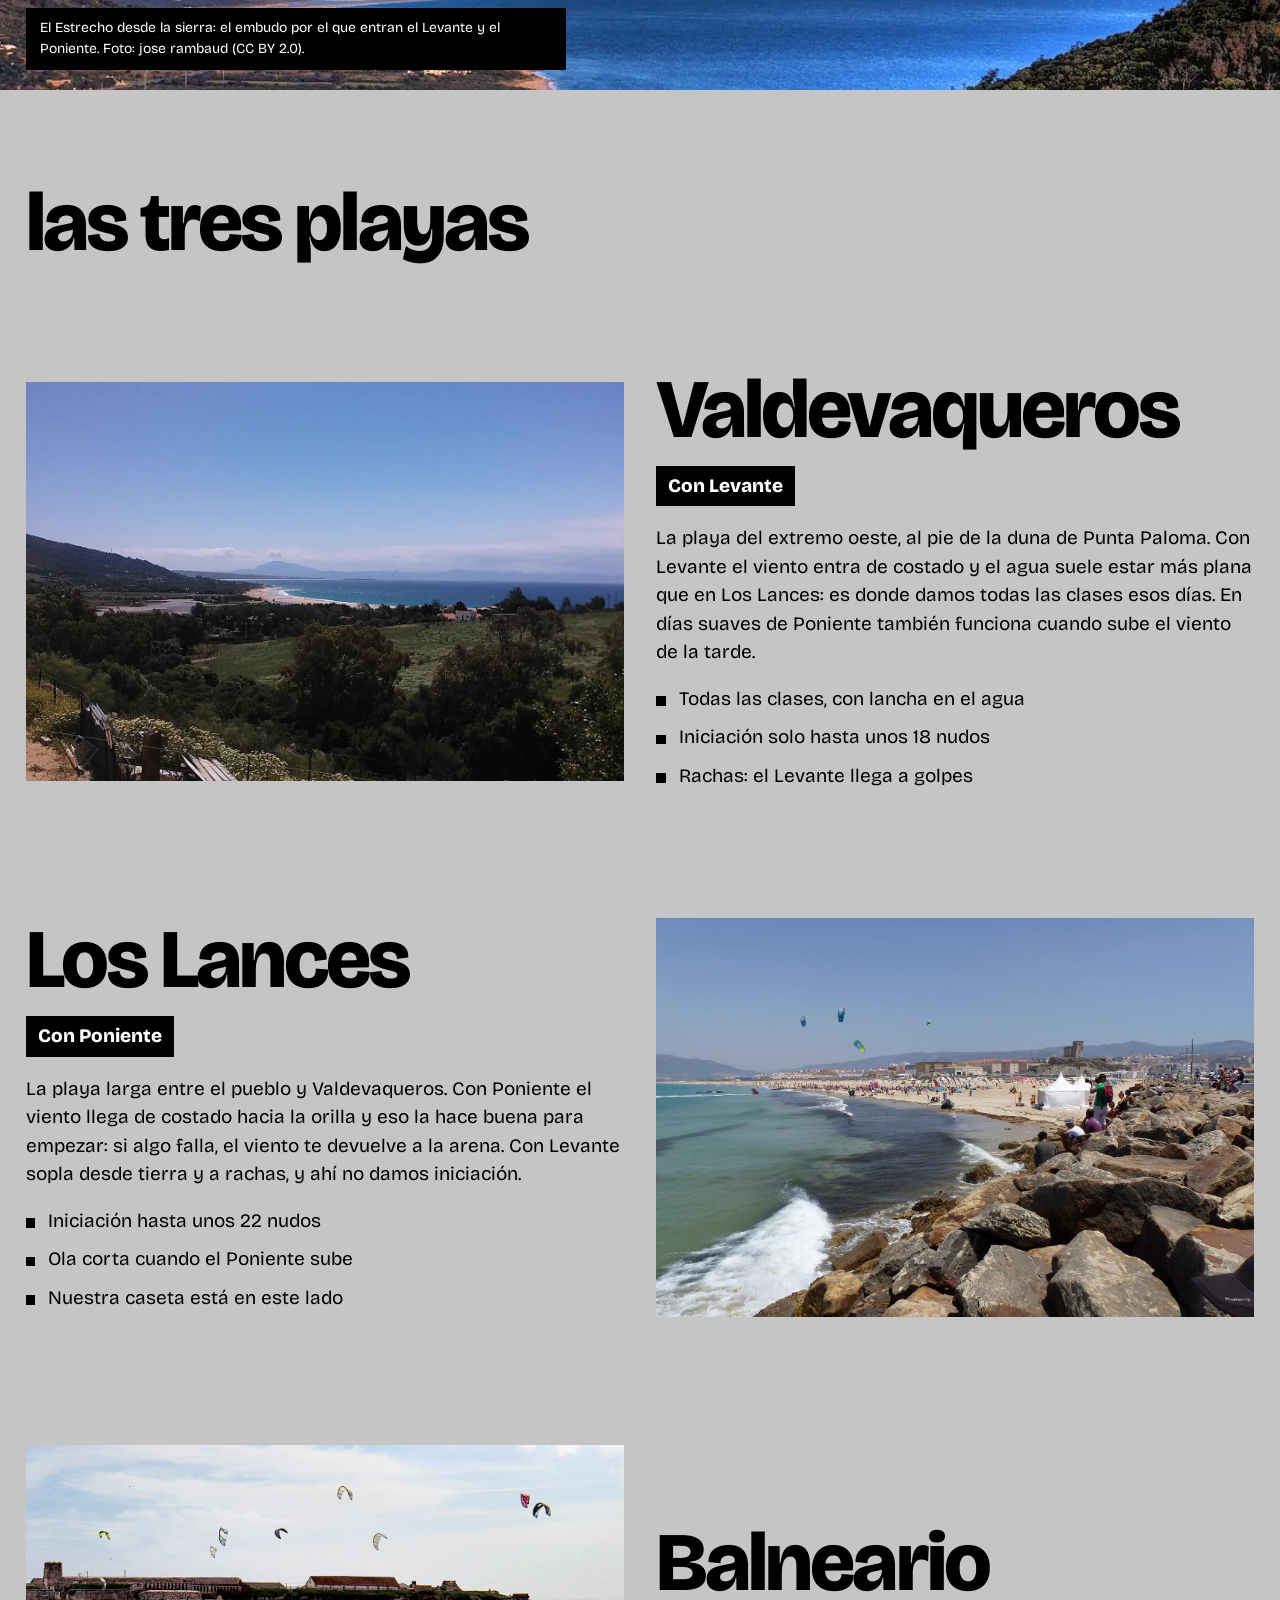
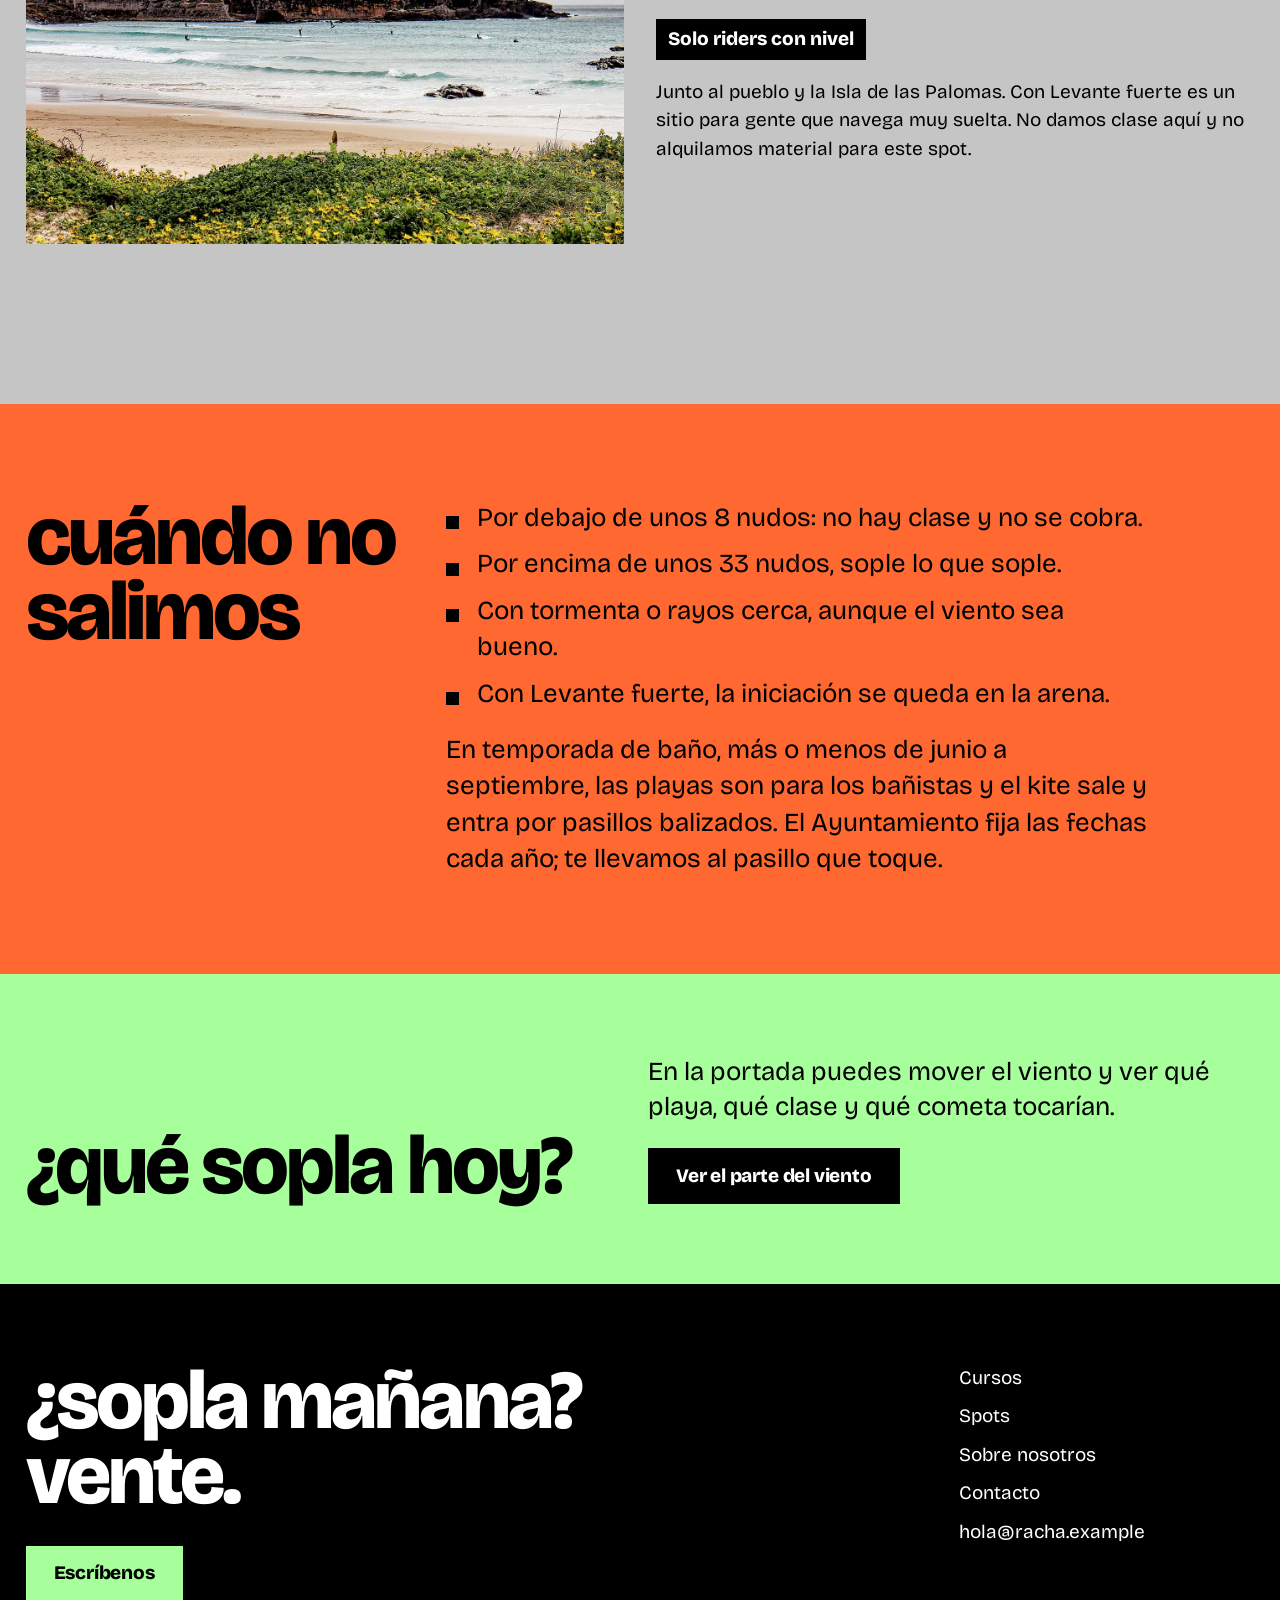
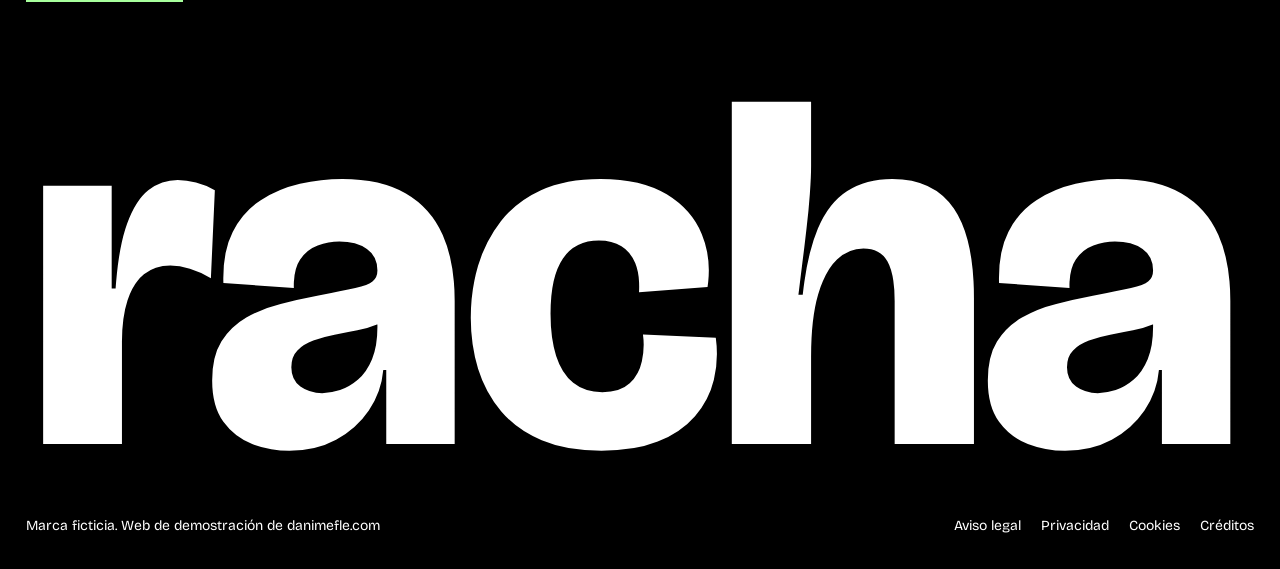
<file: spots.html>
<!doctype html>
<!--
  spots.html: Playas según el viento, con mapa esquemático / Beaches by wind
  Racha es una marca ficticia: web de demostración de danimefle.com.
  Racha is a fictitious brand: demo site by danimefle.com.
-->
<html lang="es">
<head>
  <meta charset="utf-8">
  <meta name="viewport" content="width=device-width, initial-scale=1">
  <title>Spots de Tarifa según el viento · Racha</title>
  <meta name="description" content="Con Levante, Valdevaqueros; con Poniente, Los Lances. Dónde damos clase en Tarifa, cuándo no salimos y las normas de verano.">
  <!-- Negocio ficticio: que no salga en buscadores / Fictitious business: keep it out of search engines -->
  <meta name="robots" content="noindex, follow">
  <link rel="canonical" href="https://racha.danimefle.com/spots">
  <!-- Open Graph y Twitter / Open Graph and Twitter -->
  <meta property="og:type" content="website">
  <meta property="og:site_name" content="Racha">
  <meta property="og:locale" content="es_ES">
  <meta property="og:url" content="https://racha.danimefle.com/spots">
  <meta property="og:title" content="Spots de Tarifa según el viento · Racha">
  <meta property="og:description" content="Con Levante, Valdevaqueros; con Poniente, Los Lances. Dónde damos clase en Tarifa, cuándo no salimos y las normas de verano.">
  <meta property="og:image" content="https://racha.danimefle.com/assets/og/og-spots.jpg">
  <meta property="og:image:width" content="1200">
  <meta property="og:image:height" content="630">
  <meta property="og:image:alt" content="Mapa esquemático de los spots de Tarifa">
  <meta name="twitter:card" content="summary_large_image">
  <meta name="twitter:title" content="Spots de Tarifa según el viento · Racha">
  <meta name="twitter:description" content="Con Levante, Valdevaqueros; con Poniente, Los Lances. Dónde damos clase en Tarifa, cuándo no salimos y las normas de verano.">
  <meta name="twitter:image" content="https://racha.danimefle.com/assets/og/og-spots.jpg">
  <meta name="theme-color" content="#a7ff9c">
  <!-- Iconos y manifiesto / Icons and manifest -->
  <link rel="icon" href="assets/favicon.svg" type="image/svg+xml">
  <link rel="icon" href="assets/favicon-32.png" type="image/png" sizes="32x32">
  <link rel="apple-touch-icon" href="assets/apple-touch-icon.png">
  <link rel="manifest" href="site.webmanifest">
  <!-- Fuentes propias y estilos / Self-hosted fonts and styles -->
  <link rel="preload" href="assets/fonts/BricolageGrotesque-v9-latin.woff2" as="font" type="font/woff2" crossorigin>
  <link rel="stylesheet" href="assets/css/estilos.css">
  <!-- Clase js antes de pintar; analítica Plausible sin cookies; scripts de la página -->
  <!-- js class before painting; cookie-free Plausible analytics; page scripts -->
  <script src="assets/js/temprano.js"></script>
  <script defer data-domain="racha.danimefle.com" src="https://analytics.danimefle.com/js/script.js"></script>
  <script src="assets/js/movimiento.js" defer></script>
  <script src="assets/js/spots.js" defer></script>
</head>
<body>

<!-- ===================== BARRA COMÚN / COMMON BAR ===================== -->
<a class="saltar" href="#contenido">Saltar al contenido</a>
<header class="barra">
  <a class="barra__marca" href="index.html" aria-label="Racha, inicio">racha</a>
  <nav class="barra__nav" aria-label="Principal">
    <ul class="barra__links">
        <li><a href="cursos.html">Cursos</a></li>
        <li><a href="spots.html" aria-current="page">Spots</a></li>
        <li><a href="sobre-nosotros.html">Sobre nosotros</a></li>
        <li><a href="contacto.html">Contacto</a></li>
    </ul>
  </nav>
  <!-- Pausa del movimiento continuo (solo aparece si la página lo tiene) / Pause for continuous motion (only shown if the page has it) -->
  <button class="barra__pausa" type="button" hidden>Pausar movimiento</button>
  <a class="btn btn--sm barra__cta" href="contacto.html#formulario">Reservar</a>
  <button class="barra__menu" type="button" aria-expanded="false" aria-controls="menu-movil">Menú</button>
</header>
<!-- Menú del móvil: diálogo con foco atrapado; Escape lo cierra / Phone menu: dialog with focus trap; Escape closes it -->
<div class="menu-movil" id="menu-movil" role="dialog" aria-modal="true" aria-label="Menú" hidden>
  <button class="menu-movil__cerrar" type="button">Cerrar</button>
  <nav aria-label="Menú del móvil">
    <ul>
      <li><a href="index.html">Inicio</a></li>
        <li><a href="cursos.html">Cursos</a></li>
        <li><a href="spots.html" aria-current="page">Spots</a></li>
        <li><a href="sobre-nosotros.html">Sobre nosotros</a></li>
        <li><a href="contacto.html">Contacto</a></li>
    </ul>
  </nav>
  <a class="btn" href="contacto.html#formulario">Reservar</a>
</div>

<main id="contenido" tabindex="-1">
<!-- ===================== CABECERA / HEAD ===================== -->
<section class="cabeza cabeza--negra oscuro" aria-labelledby="t-pagina">
  <h1 class="cabeza__h" id="t-pagina" data-r style="--i:0">spots según el viento</h1>
  <div class="cabeza__txt" data-r style="--i:1">
    <p class="cabeza__lead">En Tarifa la playa no se elige: la elige el viento. Con Levante vamos a Valdevaqueros; con Poniente, a Los Lances.</p>
    <p class="cabeza__dato">Lo decidimos cada mañana a las nueve</p>
  </div>
</section>

<!-- ===================== MAPA CON EL VIENTO / MAP WITH THE WIND ===================== -->
<section class="bloque" aria-labelledby="t-mapa">
  <h2 class="bloque__h" id="t-mapa" data-r style="--i:0">dónde damos clase</h2>
  <div class="mapa">
    <figure class="mapa__fig" data-r style="--i:1">
      <!-- Mapa dibujado a mano, sin escala: costa de Tarifa, tres spots y flechas de viento -->
      <!-- Hand-drawn map, not to scale: Tarifa coast, three spots and wind arrows -->
      <svg viewBox="0 0 1000 560" role="img" aria-labelledby="mapa-t mapa-d">
        <title id="mapa-t">Esquema de la costa de Tarifa</title>
        <desc id="mapa-d">De oeste a este: Valdevaqueros al pie de la duna de Punta Paloma, la playa larga de Los Lances y el Balneario junto al pueblo de Tarifa y la Isla de las Palomas. El mar queda al sur.</desc>
        <rect class="m-mar" width="1000" height="560"/>
        <path class="m-tierra" d="M0 0 H1000 V420 L930 400 C880 385 840 380 800 362 C700 320 620 300 520 272 C420 244 330 222 250 200 C180 180 120 150 60 150 L0 160 Z"/>
        <path class="m-playa" d="M60 150 C120 150 180 180 250 200 C330 222 420 244 520 272 C620 300 700 320 800 362 C840 380 880 385 930 400 L928 412 C878 398 838 393 796 374 C696 332 616 312 516 284 C416 256 326 234 246 212 C176 192 118 164 60 164 Z"/>
        <!-- Isla de las Palomas y su paso / Isla de las Palomas and its causeway -->
        <path class="m-tierra" d="M900 404 L912 452 L926 452 L914 404 Z"/>
        <ellipse class="m-tierra" cx="935" cy="482" rx="48" ry="30"/>
        <text class="m-texto m-texto--peq" x="990" y="545" text-anchor="end">Isla de las Palomas</text>
        <text class="m-texto" x="820" y="300">Tarifa</text>
        <text class="m-texto m-texto--peq" x="60" y="110">Punta Paloma</text>
        <text class="m-texto" x="40" y="540">el Estrecho</text>
        <text class="m-texto" x="960" y="50" text-anchor="end">N ↑</text>
        <!-- Flechas de viento (Levante: hacia el oeste) / Wind arrows (Levante: towards the west) -->
        <g class="m-flechas" id="m-flechas" data-continuo>
          <path class="m-flecha" d="M720 450 H520 M540 436 L520 450 L540 464"/>
          <path class="m-flecha" d="M600 510 H400 M420 496 L400 510 L420 524"/>
          <path class="m-flecha" d="M380 400 H200 M220 386 L200 400 L220 414"/>
        </g>
        <!-- Spots / Spots -->
        <g>
          <circle class="m-spot is-activo" data-spot="levante" cx="190" cy="196" r="22"/>
          <text class="m-texto" x="150" y="260">Valdevaqueros</text>
          <circle class="m-spot" data-spot="poniente" cx="560" cy="288" r="22"/>
          <text class="m-texto" x="500" y="350">Los Lances</text>
          <circle class="m-spot" data-spot="expertos" cx="860" cy="392" r="16"/>
          <text class="m-texto m-texto--peq" x="640" y="430">Balneario</text>
        </g>
      </svg>
      <figcaption>Esquema dibujado, sin escala. Lo que no sale aquí: dónde está cada pasillo balizado, que cambia cada verano.</figcaption>
    </figure>

    <!-- Mandos: el mismo viento que en la portada / Controls: the same wind as on the home page -->
    <form class="mapa__ctrl" data-r style="--i:2" aria-label="Elegir viento">
      <p class="mapa__res" id="mapa-res" aria-live="polite"><strong>Valdevaqueros</strong>El viento entra de costado y el agua está más plana. Damos todas las clases, con lancha.</p>
      <fieldset class="dir">
        <legend class="mapa__legend">¿Qué viento sopla?</legend>
        <label class="dir__opt"><input type="radio" name="viento-mapa" value="levante" checked><span>Levante<small>sopla del este</small></span></label>
        <label class="dir__opt"><input type="radio" name="viento-mapa" value="poniente"><span>Poniente<small>sopla del oeste</small></span></label>
      </fieldset>
    </form>
  </div>
</section>

<!-- Foto a sangre del Estrecho con pie sobre banda negra / Full-bleed Strait photo with caption on a black band -->
<figure class="foto-ancha">
  <img src="assets/img/estrecho.webp" width="1400" height="933" alt="El Estrecho desde la sierra de Tarifa, con la playa abajo y la costa de Marruecos enfrente" loading="lazy" decoding="async">
  <figcaption>El Estrecho desde la sierra: el embudo por el que entran el Levante y el Poniente. Foto: jose rambaud (CC BY 2.0).</figcaption>
</figure>

<!-- ===================== LOS TRES SPOTS / THE THREE SPOTS ===================== -->
<section class="bloque bloque--gris" aria-labelledby="t-spots">
  <h2 class="bloque__h" id="t-spots" data-r style="--i:0">las tres playas</h2>

  <article class="spot" aria-labelledby="s-valdevaqueros">
    <figure class="spot__pic" data-r style="--i:0"><img src="assets/img/valdevaqueros.webp" width="1600" height="900" alt="La ensenada de Valdevaqueros vista desde la sierra, con el pinar y el mar al fondo" loading="lazy" decoding="async"></figure>
    <div class="spot__txt" data-r style="--i:1">
      <h3 class="spot__h" id="s-valdevaqueros">Valdevaqueros</h3>
      <p class="spot__viento">Con Levante</p>
      <p>La playa del extremo oeste, al pie de la duna de Punta Paloma. Con Levante el viento entra de costado y el agua suele estar más plana que en Los Lances: es donde damos todas las clases esos días. En días suaves de Poniente también funciona cuando sube el viento de la tarde.</p>
      <ul class="lista-seca">
        <li>Todas las clases, con lancha en el agua</li>
        <li>Iniciación solo hasta unos 18 nudos</li>
        <li>Rachas: el Levante llega a golpes</li>
      </ul>
    </div>
  </article>

  <article class="spot spot--flip" aria-labelledby="s-lances">
    <figure class="spot__pic" data-r style="--i:0"><img src="assets/img/lances-escollera.webp" width="1600" height="1200" alt="Escollera de Los Lances con cometas en el cielo y la playa de Tarifa al fondo" loading="lazy" decoding="async"></figure>
    <div class="spot__txt" data-r style="--i:1">
      <h3 class="spot__h" id="s-lances">Los Lances</h3>
      <p class="spot__viento">Con Poniente</p>
      <p>La playa larga entre el pueblo y Valdevaqueros. Con Poniente el viento llega de costado hacia la orilla y eso la hace buena para empezar: si algo falla, el viento te devuelve a la arena. Con Levante sopla desde tierra y a rachas, y ahí no damos iniciación.</p>
      <ul class="lista-seca">
        <li>Iniciación hasta unos 22 nudos</li>
        <li>Ola corta cuando el Poniente sube</li>
        <li>Nuestra caseta está en este lado</li>
      </ul>
    </div>
  </article>

  <article class="spot" aria-labelledby="s-balneario">
    <figure class="spot__pic" data-r style="--i:0"><img src="assets/img/isla.webp" width="1600" height="952" alt="Cometas en el aire delante de la Isla de las Palomas, junto al pueblo de Tarifa" loading="lazy" decoding="async"></figure>
    <div class="spot__txt" data-r style="--i:1">
      <h3 class="spot__h" id="s-balneario">Balneario</h3>
      <p class="spot__viento">Solo riders con nivel</p>
      <p>Junto al pueblo y la Isla de las Palomas. Con Levante fuerte es un sitio para gente que navega muy suelta. No damos clase aquí y no alquilamos material para este spot.</p>
    </div>
  </article>
</section>

<!-- ===================== CUÁNDO NO SALIMOS / WHEN WE STAY ASHORE ===================== -->
<section class="bloque bloque--naranja" aria-labelledby="t-no">
  <div class="historia">
    <h2 class="bloque__h historia__h" id="t-no" data-r style="--i:0">cuándo no salimos</h2>
    <div class="historia__txt" data-r style="--i:1">
      <ul class="lista-seca">
        <li>Por debajo de unos 8 nudos: no hay clase y no se cobra.</li>
        <li>Por encima de unos 33 nudos, sople lo que sople.</li>
        <li>Con tormenta o rayos cerca, aunque el viento sea bueno.</li>
        <li>Con Levante fuerte, la iniciación se queda en la arena.</li>
      </ul>
      <p>En temporada de baño, más o menos de junio a septiembre, las playas son para los bañistas y el kite sale y entra por pasillos balizados. El Ayuntamiento fija las fechas cada año; te llevamos al pasillo que toque.</p>
    </div>
  </div>
</section>

<!-- ===================== CIERRE / CLOSING ===================== -->
<section class="franja" aria-labelledby="t-franja">
  <h2 class="franja__h" id="t-franja" data-r style="--i:0">¿qué sopla hoy?</h2>
  <div class="franja__txt" data-r style="--i:1">
    <p>En la portada puedes mover el viento y ver qué playa, qué clase y qué cometa tocarían.</p>
    <a class="btn btn--ink" href="index.html#viento">Ver el parte del viento</a>
  </div>
</section>
</main>

<!-- ===================== PIE COMÚN / COMMON FOOTER ===================== -->
<footer class="pie">
  <div class="pie__top">
    <div class="pie__inv">
      <h2 class="pie__h" data-r style="--i:0">¿sopla mañana?<br>vente.</h2>
      <a class="btn" data-r style="--i:1" href="contacto.html#formulario">Escríbenos</a>
    </div>
    <ul class="pie__links" data-r style="--i:2">
      <li><a class="lnk" href="cursos.html">Cursos</a></li>
      <li><a class="lnk" href="spots.html">Spots</a></li>
      <li><a class="lnk" href="sobre-nosotros.html">Sobre nosotros</a></li>
      <li><a class="lnk" href="contacto.html">Contacto</a></li>
      <li><a class="lnk" href="mailto:hola@racha.example">hola@racha.example</a></li>
    </ul>
  </div>
  <!-- El nombre a todo el ancho, entero / The name across the full width, whole -->
  <p class="pie__mark" aria-hidden="true"><span data-r style="--i:0">racha</span></p>
  <!-- Aviso de demostración y enlaces legales / Demo notice and legal links -->
  <div class="pie__legal">
    <p class="pie__demo">Marca ficticia. Web de demostración de <a class="lnk" href="https://danimefle.com">danimefle.com</a></p>
    <ul>
      <li><a class="lnk" href="aviso-legal.html">Aviso legal</a></li>
      <li><a class="lnk" href="privacidad.html">Privacidad</a></li>
      <li><a class="lnk" href="cookies.html">Cookies</a></li>
      <li><a class="lnk" href="creditos.html">Créditos</a></li>
    </ul>
  </div>
</footer>

</body>
</html>
</file>
<file: assets/css/estilos.css>
/*
  estilos.css: Hoja de estilos de Racha, escuela de kite en Tarifa.
  estilos.css: Stylesheet for Racha, kite school in Tarifa.
  Dirección: «alto y plano»: tipo muy pesado, colores planos a pleno y rejilla estricta.
  Direction: "loud and flat": very heavy type, flat full-strength colour and a strict grid.
*/

/* ===================== FUENTES / FONTS ===================== */
/* Bricolage Grotesque (Mathieu Triay, SIL OFL 1.1, ver assets/fonts/OFL.txt): un solo fichero variable
   con los pesos 400 a 800 (los que se piden a Google Fonts) y tamaño óptico automático, servido desde el propio sitio. */
/* Bricolage Grotesque (Mathieu Triay, SIL OFL 1.1, see assets/fonts/OFL.txt): one variable file
   with weights 400 to 800 (the ones requested from Google Fonts) and automatic optical size, served from the site itself. */
@font-face {
  font-family: "Bricolage Grotesque";
  src: url("../fonts/BricolageGrotesque-v9-latin.woff2") format("woff2");
  font-weight: 400 800;
  font-style: normal;
  font-display: swap;
}

/* ===================== TOKENS ===================== */
/* Colores, tallas de letra, márgenes y curvas de movimiento: todo lo demás tira de aquí */
/* Colours, type sizes, margins and motion curves: everything else reads from here */
:root {
  --bg: #ffffff;
  --surface: #f5f5f5;
  --ink: #000000;
  --muted: #666666;
  --accent: #a7ff9c;
  --accent-ink: #000000;
  --grey: #c5c5c5;
  --grey-2: #b6b6b6;
  --mint: #a7ff9c;
  --orange: #ff6831;
  --black: #000000;
  --paper: #ffffff;

  /* Cinco pasos de letra / Five type steps */
  --step-small: clamp(0.8125rem, 0.79rem + 0.1vw, 0.875rem);
  --step-body: clamp(1.0625rem, 1rem + 0.25vw, 1.1875rem);
  --step-lead: clamp(1.25rem, 1.1rem + 0.7vw, 1.625rem);
  --step-head: clamp(2.5rem, 1.2rem + 5vw, 5.5rem);
  --step-display: clamp(4rem, 9vw, 8.25rem);

  /* Un solo par de márgenes y un hueco de rejilla para toda la página */
  /* One pair of margins and one grid gap for the whole page */
  /* Margen con tope: a partir de 1816 px el contenido se centra en 1760 px y los fondos siguen a sangre */
  /* Capped margin: from 1816px the content centres at 1760px while backgrounds stay full-bleed */
  --m: max(clamp(20px, 2vw, 28px), calc((100vw - 1760px) / 2));
  --gap: 8px;

  /* Movimiento / Motion */
  --ease-out: cubic-bezier(0.22, 1, 0.36, 1);
  --ease-expo: cubic-bezier(0.16, 1, 0.3, 1);
  --ease-soft: cubic-bezier(0.33, 1, 0.68, 1);
  --t-press: 140ms;
  --t-hover: 180ms;
  --t-ui: 240ms;
  --t-reveal: 800ms;
}

/* ===================== BASE ===================== */
*, *::before, *::after { box-sizing: border-box; }
html { -webkit-text-size-adjust: 100%; scroll-behavior: smooth; }
body {
  margin: 0;
  font-optical-sizing: auto;
  background: var(--bg);
  color: var(--ink);
  font-family: "Bricolage Grotesque", "Arial Narrow", Arial, sans-serif;
  font-size: var(--step-body);
  line-height: 1.5;
  font-weight: 400;
  overflow-x: clip;
}
img, video, svg, canvas { display: block; max-width: 100%; }
h1, h2, h3, p, ul, dl, dd, figure { margin: 0; }
ul { padding: 0; list-style: none; }
a { color: inherit; }
::selection { background: var(--mint); color: var(--ink); }
:focus-visible { outline: 3px solid var(--ink); outline-offset: 3px; }
.sr { position: absolute; width: 1px; height: 1px; overflow: hidden; clip: rect(0 0 0 0); white-space: nowrap; }

/* Título de sección grande / Large section heading */
.h-head {
  font-size: var(--step-head);
  font-weight: 800;
  line-height: 0.9;
  letter-spacing: -0.035em;
}

/* ===================== CONTROLES / CONTROLS ===================== */
/* Un único botón: rectángulo plano, esquinas rectas, relleno menta */
/* A single button: flat rectangle, square corners, mint fill */
.btn {
  display: inline-flex;
  align-items: center;
  justify-content: center;
  min-height: 56px;
  padding: 0 28px;
  background: var(--accent);
  color: var(--accent-ink);
  font-weight: 800;
  font-size: var(--step-body);
  text-decoration: none;
  letter-spacing: -0.01em;
  border: 0;
  cursor: pointer;
  transition: transform var(--t-ui) var(--ease-out), background-color var(--t-hover) ease, color var(--t-hover) ease;
}
.btn:hover { transform: translateY(-3px); background: var(--ink); color: var(--accent); }
.btn:active { transform: translateY(0) scale(0.97); transition-duration: var(--t-press); }
/* Variante negra sobre campos claros / Black variant on light fields */
.btn--ink { background: var(--ink); color: var(--paper); }
.btn--ink:hover { background: var(--paper); color: var(--ink); }

/* Enlace de texto con subrayado que crece al pasar */
/* Text link with an underline that grows on hover */
.lnk {
  text-decoration: underline;
  text-decoration-thickness: 2px;
  text-underline-offset: 0.22em;
  text-decoration-color: transparent;
  transition: text-decoration-color var(--t-hover) ease, text-underline-offset var(--t-ui) var(--ease-out);
}
.lnk:hover { text-decoration-color: currentColor; text-underline-offset: 0.12em; }

/* ===================== HÉROE / HERO ===================== */
/* La cinta de texto lleva las fotos dentro: todo se mueve junto y nada pasa por detrás de nada */
/* The text tape carries the photos inside it: everything moves together, nothing slides behind anything */
.hero {
  position: relative;
  display: flex;
  flex-direction: column;
  min-height: clamp(540px, calc(86svh - 88px), 780px);
  padding: 0 0 40px;
  background: var(--bg);
  overflow: clip;
}
/* Bloque central: la cinta y la frase, centrado en el alto libre */
/* Middle block: the tape and the sentence, centred in the free height */
.hero__mid { margin-block: auto; padding: 48px 0; }

/* La cinta: una sola fila sin cortes; el tamaño tiene tope para pantallas grandes */
/* The tape: one row, no wrapping; the size is capped for large screens */
.hero__line {
  font-size: clamp(120px, 13vw, 230px);
  font-weight: 800;
  line-height: 0.9;
  letter-spacing: -0.035em;
  white-space: nowrap;
  overflow: clip;
  padding: 0.1em 0;
}
.hero__track { display: inline-flex; align-items: center; will-change: transform; }
.hero__seg { display: inline-flex; align-items: center; gap: 0.24em; padding-right: 0.24em; }
/* Foto cuadrada dentro de la cinta, del alto de las letras / Square photo inside the tape, as tall as the letters */
.hero__pic {
  flex: none;
  width: 1.05em;
  height: 1.05em;
  overflow: clip;
  background: var(--ink);
}
.hero__pic img { width: 100%; height: 100%; object-fit: cover; }

.hero__copy { margin: 40px var(--m) 0; text-align: center; }
.hero__say {
  max-width: 36ch;
  margin: 0 auto;
  font-size: var(--step-lead);
  line-height: 1.3;
  font-weight: 500;
}
.hero__fact {
  margin-top: 20px;
  font-size: var(--step-body);
  color: var(--ink);
}
.hero__bottom {
  position: relative;
  z-index: 2;
  margin: 0 var(--m);
  display: flex;
  justify-content: space-between;
  align-items: center;
  gap: 16px;
}
.hero__where { font-size: var(--step-body); font-weight: 500; }

/* ===================== INTRO: tablero de baldosas / statement tiles ===================== */
.intro { padding: 96px var(--m) 0; }
.board {
  display: grid;
  grid-template-columns: repeat(12, minmax(0, 1fr));
  grid-template-rows: clamp(220px, 34svh, 360px) clamp(220px, 34svh, 360px) auto;
  gap: var(--gap);
}
.tile { position: relative; overflow: clip; }
/* Baldosa A: negra, lema abajo a la izquierda / Tile A: black, slogan bottom-left */
.tile--a {
  grid-column: 1 / 9;
  grid-row: 1 / 3;
  background: var(--black);
  color: var(--paper);
  display: flex;
  align-items: flex-end;
  padding: 20px;
}
.slogan {
  font-size: var(--step-display);
  font-weight: 800;
  line-height: 0.86;
  letter-spacing: -0.035em;
}
.slogan .ln { display: block; overflow: clip; padding-bottom: 0.06em; }
.slogan .ln > span { display: inline-block; }
/* Baldosa B: menta, una palabra recortada / Tile B: mint, one cropped word */
.tile--b {
  grid-column: 9 / 13;
  grid-row: 1;
  background: var(--mint);
  display: flex;
  align-items: flex-end;
  padding: 0 0 12px 20px;
}
.tile__word {
  display: inline-block;
  font-size: var(--step-display);
  font-weight: 800;
  line-height: 0.86;
  letter-spacing: -0.035em;
  white-space: nowrap;
}
/* Baldosa C: el vídeo cubre la baldosa / Tile C: the video covers the tile */
.tile--c { grid-column: 9 / 13; grid-row: 2; background: var(--black); }
.tile--c video { width: 100%; height: 100%; object-fit: cover; }
/* Baldosa D: foto inclinada a la izquierda, texto en columnas 7 a 12 */
/* Tile D: tilted photo on the left, text in columns 7 to 12 */
.tile--d {
  grid-column: 1 / 13;
  grid-row: 3;
  display: grid;
  grid-template-columns: repeat(12, minmax(0, 1fr));
  gap: var(--gap);
  align-items: center;
  padding: 72px 0 0;
  overflow: visible;
}
.intro__pic {
  grid-column: 2 / 6;
  aspect-ratio: 4 / 3;
  overflow: clip;
  rotate: -4deg;
}
.intro__pic img { width: 100%; height: 100%; object-fit: cover; }
.intro__text {
  grid-column: 7 / 13;
  padding: 40px;
  font-size: var(--step-lead);
  line-height: 1.35;
  font-weight: 400;
}

/* ===================== LA COSA VIVA: parte del viento / wind report ===================== */
.viento {
  overflow: clip;
  margin-top: 96px;
  background: var(--orange);
  color: var(--ink);
  padding: 96px var(--m);
}
.viento__grid {
  display: grid;
  grid-template-columns: repeat(12, minmax(0, 1fr));
  gap: 16px;
  align-items: start;
}
.viento__ctrl { grid-column: 1 / 6; display: flex; flex-direction: column; gap: 32px; }
.viento__intro { max-width: 34ch; font-size: var(--step-lead); line-height: 1.35; }
.viento__cta { align-self: flex-start; }
.viento__out { grid-column: 6 / 13; }

/* Mandos: dos botones de dirección y la barra de nudos */
/* Controls: two direction buttons and the knots slider */
.mandos { display: flex; flex-direction: column; gap: 28px; }
.dir { display: grid; grid-template-columns: 1fr 1fr; gap: var(--gap); border: 0; padding: 0; margin: 0; }
.dir__opt { position: relative; cursor: pointer; }
.dir__opt input { position: absolute; opacity: 0; inset: 0; margin: 0; cursor: pointer; }
.dir__opt span {
  display: flex;
  flex-direction: column;
  min-height: 112px;
  justify-content: flex-end;
  padding: 16px 18px;
  background: var(--black);
  color: var(--paper);
  font-size: var(--step-lead);
  font-weight: 800;
  letter-spacing: -0.02em;
  line-height: 1;
  transition: background-color var(--t-hover) ease, color var(--t-hover) ease, transform var(--t-ui) var(--ease-out);
}
.dir__opt small { margin-top: 8px; font-size: var(--step-small); font-weight: 500; letter-spacing: 0; }
.dir__opt:hover span { transform: translateY(-3px); }
.dir__opt input:checked + span { background: var(--paper); color: var(--ink); }
.dir__opt input:focus-visible + span { outline: 3px solid var(--ink); outline-offset: 3px; }
.dir__opt:active span { transform: scale(0.98); }

.fuerza { display: grid; grid-template-columns: auto 1fr; align-items: end; gap: 8px 16px; }
.fuerza__lab { font-weight: 500; }
.fuerza__num {
  justify-self: end;
  font-size: var(--step-lead);
  font-weight: 800;
  letter-spacing: -0.02em;
  font-variant-numeric: tabular-nums;
}
/* Barra de nudos: pista negra gruesa, tirador menta cuadrado */
/* Knots slider: thick black track, square mint thumb */
.fuerza__range {
  grid-column: 1 / -1;
  width: 100%;
  height: 44px;
  margin: 0;
  background: transparent;
  -webkit-appearance: none;
  appearance: none;
  cursor: pointer;
}
.fuerza__range::-webkit-slider-runnable-track { height: 10px; background: var(--black); }
.fuerza__range::-moz-range-track { height: 10px; background: var(--black); }
.fuerza__range::-webkit-slider-thumb {
  -webkit-appearance: none;
  width: 36px;
  height: 36px;
  margin-top: -13px;
  background: var(--mint);
  border: 4px solid var(--black);
  transition: transform var(--t-ui) var(--ease-out);
}
.fuerza__range::-moz-range-thumb { width: 28px; height: 28px; background: var(--mint); border: 4px solid var(--black); border-radius: 0; }
.fuerza__range:active::-webkit-slider-thumb { transform: scale(1.18); }
.fuerza__range:focus-visible { outline: 3px solid var(--ink); outline-offset: 4px; }

/* Escenario: lienzo de viento + cometas en SVG + foto de banderas inclinada */
/* Stage: wind canvas + SVG kites + tilted flags photo */
.stage {
  position: relative;
  aspect-ratio: 800 / 420;
  background: var(--orange);
}
.stage__wind, .stage__kites { position: absolute; inset: 0; width: 100%; height: 100%; }
.k-body--ink { fill: var(--black); }
.k-body--mint { fill: var(--mint); }
.k-body--paper { fill: var(--paper); }
.k-line { fill: none; stroke: var(--black); stroke-width: 2.5; vector-effect: non-scaling-stroke; }
.stage__flags {
  position: absolute;
  right: 2%;
  bottom: 4%;
  width: 30%;
  aspect-ratio: 1;
  overflow: clip;
  rotate: 5deg;
}
.stage__flags img { width: 100%; height: 100%; object-fit: cover; filter: grayscale(1) contrast(1.1); }

/* La respuesta del parte / The report's answer */
.parte {
  display: flex;
  flex-direction: column;
  gap: 20px;
  margin-top: 64px;
}
/* Cada fila: la etiqueta a la izquierda y el valor a su lado (no encima) */
/* Each row: the label on the left and the value beside it (not above) */
.parte__row { display: grid; grid-template-columns: 6.5rem minmax(0, 1fr); align-items: baseline; gap: 16px; }
.parte dt { font-size: var(--step-small); font-weight: 500; }
.parte dd {
  font-size: var(--step-head);
  font-weight: 800;
  line-height: 0.95;
  letter-spacing: -0.035em;
}
.parte__row--wide dd { font-size: var(--step-lead); line-height: 1.2; letter-spacing: -0.01em; }
/* Destello al cambiar un valor / Flash when a value changes */
.parte dd.is-new { animation: dd-in 520ms var(--ease-out); }
@keyframes dd-in { from { opacity: 0.2; transform: translateY(10px); } to { opacity: 1; transform: none; } }
.parte__nota { margin-top: 32px; font-size: var(--step-small); }

/* ===================== CURSOS: título fijo, filas que pasan / pinned heading ===================== */
.cursos { background: var(--grey); padding: 96px var(--m) 112px; }
.cursos__grid { display: grid; grid-template-columns: repeat(12, minmax(0, 1fr)); gap: 16px; align-items: start; }
/* Columna izquierda fija: título + foto, para que el campo gris no quede vacío */
/* Pinned left column: heading + photo, so the grey field is not left empty */
.cursos__side { grid-column: 1 / 6; position: sticky; top: 32px; display: flex; flex-direction: column; gap: 40px; }
.cursos__pic { width: min(100%, 520px); aspect-ratio: 4 / 5; max-height: 58svh; overflow: clip; background: var(--ink); }
.cursos__pic img { width: 100%; height: 100%; object-fit: cover; object-position: 40% center; filter: grayscale(1) contrast(1.08); }
.cursos__h {
  font-size: var(--step-head);
  font-weight: 800;
  line-height: 0.9;
  letter-spacing: -0.035em;
  max-width: 7ch;
}
.cursos__list { grid-column: 7 / 13; display: flex; flex-direction: column; gap: 88px; }
.curso__t { font-size: var(--step-lead); font-weight: 800; letter-spacing: -0.02em; line-height: 1.1; margin-bottom: 24px; }
.curso__row { display: flex; gap: 32px; align-items: flex-start; }
.curso--flip .curso__row { flex-direction: row-reverse; justify-content: flex-end; }
.curso__pic { flex: 0 0 210px; aspect-ratio: 3 / 4; overflow: clip; background: var(--ink); }
.curso__pic img { width: 100%; height: 100%; object-fit: cover; filter: grayscale(1) contrast(1.08); transition: transform 900ms var(--ease-soft); }
.curso:hover .curso__pic img { transform: scale(1.05); }
.curso__ul { display: flex; flex-direction: column; gap: 14px; font-size: var(--step-body); line-height: 1.35; flex: 1; }
.curso__ul li:last-child { font-weight: 800; font-size: var(--step-lead); }

/* ===================== PRECIOS: dos campos / two fields ===================== */
.precios { display: grid; grid-template-columns: minmax(0, 5fr) minmax(0, 7fr); }
.plan {
  display: flex;
  flex-direction: column;
  padding: 56px 40px 48px;
}
.plan--a { background: var(--mint); color: var(--ink); padding-left: var(--m); }
.plan--b { background: var(--black); color: var(--paper); padding-right: var(--m); }
.plan__name {
  font-size: var(--step-head);
  font-weight: 800;
  line-height: 0.9;
  letter-spacing: -0.035em;
}
.plan__who { margin-top: 20px; max-width: 26ch; font-size: var(--step-lead); line-height: 1.3; font-weight: 500; }
.plan__inc { margin-top: 20px; max-width: 42ch; }
.plan__foot {
  margin-top: auto;
  padding-top: 56px;
  display: flex;
  align-items: flex-end;
  justify-content: space-between;
  gap: 24px;
}
.plan__price {
  font-size: var(--step-display);
  font-weight: 800;
  line-height: 0.82;
  letter-spacing: -0.045em;
  font-variant-numeric: tabular-nums;
}
.plan__price span { font-size: var(--step-body); font-weight: 500; letter-spacing: 0; margin-left: 12px; }

/* ===================== DUDAS: fichas con pestaña / tabbed index cards ===================== */
.dudas { padding: 112px var(--m) 112px; display: grid; grid-template-columns: repeat(12, minmax(0, 1fr)); gap: 16px; }
.dudas__h { grid-column: 3 / 11; font-size: var(--step-head); margin-bottom: 56px; }
.fichas { grid-column: 3 / 11; }
/* Cada ficha es una sola forma: cuerpo + pestaña recortada con clip-path */
/* Each card is one shape: body + tab cut with clip-path */
.ficha {
  --tab-w: 200px;
  --tab-h: 40px;
  --tab-x: calc(var(--n) * min(150px, (100% - var(--tab-w)) / 5));
  position: relative;
  margin-top: calc(var(--tab-h) * -1);
  padding-top: var(--tab-h);
  background: var(--grey);
  clip-path: polygon(var(--tab-x) 0, calc(var(--tab-x) + var(--tab-w)) 0, calc(var(--tab-x) + var(--tab-w)) var(--tab-h), 100% var(--tab-h), 100% 100%, 0 100%, 0 var(--tab-h), var(--tab-x) var(--tab-h));
  padding-bottom: 40px;
}
.ficha:first-child { margin-top: 0; }
.ficha:nth-child(3n + 2) { background: var(--mint); }
.ficha:nth-child(3n) { background: var(--orange); }
.ficha summary {
  display: block;
  list-style: none;
  cursor: pointer;
  padding: 0 24px;
}
.ficha summary::-webkit-details-marker { display: none; }
.ficha__tab {
  position: absolute;
  top: 0;
  left: var(--tab-x);
  width: var(--tab-w);
  height: var(--tab-h);
  display: flex;
  align-items: center;
  padding: 0 16px;
  font-size: var(--step-small);
  font-weight: 800;
}
.ficha__q {
  display: flex;
  align-items: center;
  justify-content: space-between;
  gap: 16px;
  min-height: 56px;
  font-size: var(--step-lead);
  font-weight: 500;
  transition: transform var(--t-ui) var(--ease-out);
}
/* Signo que gira al abrir / Sign that turns when opening */
.ficha__q::after {
  content: "+";
  font-size: 32px;
  font-weight: 800;
  line-height: 1;
  transition: transform var(--t-ui) var(--ease-out);
}
.ficha[open] .ficha__q::after { transform: rotate(45deg); }
.ficha summary:hover .ficha__q { transform: translateX(6px); }
.ficha summary:focus-visible { outline: 3px solid var(--ink); outline-offset: -6px; }
.ficha__a { max-width: 50ch; padding: 8px 24px 16px; font-size: var(--step-body); }
.ficha[open] .ficha__a { animation: ficha-in 420ms var(--ease-out); }
@keyframes ficha-in { from { opacity: 0; transform: translateY(-8px); } to { opacity: 1; transform: none; } }

/* ===================== CONTACTO: filas grandes / display rows ===================== */
.contacto { background: var(--grey); }
.fila {
  display: flex;
  align-items: flex-end;
  gap: 24px;
  min-height: 128px;
  padding: 0 var(--m) 22px;
  font-size: var(--step-head);
  font-weight: 400;
  line-height: 1;
  letter-spacing: -0.03em;
  text-decoration: none;
  background: var(--grey);
}
.fila:nth-child(even) { background: var(--grey-2); }
.fila__t { font: inherit; letter-spacing: inherit; }
.fila--photo { justify-content: space-between; align-items: center; padding-top: 18px; padding-bottom: 18px; }
.fila--photo .fila__t { align-self: flex-end; padding-bottom: 4px; }
.fila__pic { width: 120px; height: 120px; border-radius: 50%; overflow: clip; flex: none; }
.fila__pic img { width: 100%; height: 100%; object-fit: cover; filter: grayscale(1); }
.fila--link { transition: background-color var(--t-hover) ease; }
.fila--link:hover { background: var(--mint); }
.fila--horas span { white-space: nowrap; }
/* Botón de flecha: el mismo rectángulo que el resto, a 0,9 em */
/* Arrow button: the same rectangle as the rest, 0.9em across */
.arrow {
  width: 0.9em;
  height: 0.9em;
  align-self: center;
  display: inline-flex;
  align-items: center;
  justify-content: center;
  background: var(--accent);
  color: var(--ink);
  transition: transform var(--t-ui) var(--ease-out), background-color var(--t-hover) ease;
}
.arrow svg { width: 50%; height: 50%; }
.arrow:hover { transform: translateX(8px); background: var(--ink); color: var(--accent); }
.arrow:active { transform: scale(0.94); }

/* ===================== PIE: invitación y nombre entero / footer ===================== */
/* Pie compacto: invitación y enlaces, el nombre a todo el ancho y entero, y la fila legal */
/* Compact footer: invitation and links, the full name across the width, and the legal row */
.pie {
  position: relative;
  background: var(--black);
  color: var(--paper);
  overflow: clip;
  padding: 80px var(--m) 28px;
}
.pie__top { display: grid; grid-template-columns: repeat(12, minmax(0, 1fr)); gap: 16px; align-items: start; }
.pie__inv { grid-column: 1 / 8; display: flex; flex-direction: column; align-items: flex-start; gap: 32px; }
.pie__h {
  font-size: var(--step-head);
  font-weight: 800;
  line-height: 0.9;
  letter-spacing: -0.035em;
}
.pie__links { grid-column: 10 / 13; display: flex; flex-direction: column; gap: 10px; font-size: var(--step-body); }
/* El nombre ocupa el ancho del contenido sin cortarse (proporción medida con Bricolage Grotesque 800 y -0,02 em: el nombre mide unos 2,47 em) */
/* The name fills the content width without being cut (measured with Bricolage Grotesque 800 and -0.02em: the name is about 2.47em wide) */
.pie__mark {
  margin: 56px 0 24px;
  font-size: min(calc((100vw - 2 * var(--m)) * 0.398), 680px);
  font-weight: 800;
  line-height: 0.8;
  letter-spacing: -0.02em;
  white-space: nowrap;
  padding: 0.06em 0 0.02em;
  overflow: clip;
}
.pie__mark span { display: inline-block; }
.pie__legal {
  display: flex;
  justify-content: space-between;
  align-items: flex-start;
  gap: 32px;
  font-size: var(--step-small);
}
.pie__legal .credits { max-width: 70ch; text-align: right; }

/* ===================== MOVIMIENTO / MOTION ===================== */
/* Estados ocultos SOLO cuando movimiento.js ya vigila (clase entradas-listas) y sin «reducir movimiento»:
   sin JS, o si ese script falla, todo se ve */
/* Hidden states ONLY once movimiento.js is watching (entradas-listas class) and without reduced motion:
   without JS, or if that script fails, everything shows */
@media (prefers-reduced-motion: no-preference) {
  html.entradas-listas [data-r] {
    opacity: 0;
    transform: translateY(26px);
    transition: opacity var(--t-reveal) var(--ease-expo), transform var(--t-reveal) var(--ease-expo);
    transition-delay: calc(var(--i, 0) * 80ms);
  }
  html.entradas-listas [data-r].is-in { opacity: 1; transform: none; }
  /* El lema sube desde su máscara / The slogan rises from its mask */
  html.entradas-listas .slogan [data-r] { transform: translateY(105%); opacity: 1; transition-duration: 1000ms; }
  html.entradas-listas .slogan [data-r].is-in { transform: none; }
  /* La palabra de la baldosa B entra desde la derecha / Tile B's word slides in from the right */
  html.entradas-listas .tile__word[data-r] { transform: translateX(40%); }
  html.entradas-listas .tile__word[data-r].is-in { transform: none; }
  /* Las filas de contacto entran desde la izquierda / Contact rows enter from the left */
  html.entradas-listas .fila[data-r] { transform: translateX(-32px); }
  html.entradas-listas .fila[data-r].is-in { transform: none; }
  /* El nombre del pie sube desde abajo / The footer name rises from below */
  html.entradas-listas .pie__mark [data-r] { transform: translateY(35%); transition-duration: 1200ms; }
  html.entradas-listas .pie__mark [data-r].is-in { transform: none; }
}
/* La foto de la duna se mueve despacio; se para con el botón de pausa o con movimiento reducido.
   Solo se anima cuando el botón de pausa ya funciona (clase movimiento-listo): sin JS se queda quieta */
/* The dune photo drifts slowly; it stops with the pause button or with reduced motion.
   It only animates once the pause button works (movimiento-listo class): without JS it stays still */
html.movimiento-listo .intro__pic img { animation: deriva 14s var(--ease-soft) infinite alternate; }
@keyframes deriva { from { transform: scale(1.12) translateX(-3%); } to { transform: scale(1.02) translateX(2%); } }
/* Pausa: el botón (o el movimiento reducido al cargar) para todas las animaciones continuas */
/* Pause: the button (or reduced motion on load) stops every continuous animation */
html.pausa .intro__pic img, html.pausa .m-flecha { animation-play-state: paused; }
@media (prefers-reduced-motion: reduce) {
  html { scroll-behavior: auto; }
}

/* ===================== MÓVIL / PHONE (≤ 760 px) ===================== */
@media (max-width: 760px) {
  /* Héroe en móvil: cinta a 30vw y botón a todo el ancho */
  /* Phone hero: tape at 30vw and a full-width button */
  .hero { min-height: 0; padding: 0 0 20px; }
  .hero__mid { padding: 40px 0 44px; }
  .hero__line { font-size: 30vw; }
  .hero__copy { margin-top: 28px; }
  .hero__fact { margin-top: 14px; }
  .hero__bottom { flex-direction: column; align-items: stretch; gap: 14px; }
  .hero__where { text-align: center; }
  .hero__cta { width: 100%; }

  /* Tablero a dos columnas / Two-column board */
  .intro { padding: 64px var(--m) 0; }
  .board { grid-template-columns: minmax(0, 1fr) minmax(0, 1fr); gap: 6px; }
  .tile--a { grid-column: 1 / 3; grid-row: 1; }
  .slogan { font-size: 17vw; }
  .board { grid-template-rows: clamp(260px, 46svh, 400px) auto auto auto; }
  .tile--b { grid-column: 1 / 3; grid-row: 2; min-height: 30vw; padding: 0 0 10px 12px; }
  .tile__word { font-size: 17vw; }
  .tile--c { grid-column: 1 / 3; grid-row: 3; aspect-ratio: 16 / 9; }
  .tile--d { grid-column: 1 / 3; grid-row: 4; grid-template-columns: 1fr; padding: 40px 0 0; gap: 32px; }
  .intro__pic { grid-column: 1; width: 82%; margin: 0 auto; }
  .intro__text { grid-column: 1; padding: 20px 0; font-size: var(--step-body); }

  /* Parte del viento apilado / Stacked wind report */
  .viento { margin-top: 72px; padding: 72px var(--m); }
  .viento__grid { grid-template-columns: 1fr; gap: 48px; }
  .viento__ctrl, .viento__out { grid-column: 1; }
  .viento__cta { align-self: stretch; }
  .dir__opt span { min-height: 92px; }
  .parte { margin-top: 48px; gap: 18px; }
  .parte__row { grid-template-columns: 4.5rem minmax(0, 1fr); gap: 10px; }
  .parte dd { font-size: var(--step-head); }
  .parte__row--wide dd { font-size: var(--step-lead); }
  .stage__flags { width: 34%; bottom: -18%; }

  /* Cursos: en móvil el título va en su sitio, sin fijarse arriba, para no tapar ni cortar el texto
     que pasa por debajo; el botón «Ver los cursos» deja aire antes del primer curso.
     Courses: on phones the heading stays in place, not pinned to the top, so it never covers or cuts
     the text scrolling under it; the "Ver los cursos" button leaves room before the first course. */
  .cursos { padding: 0 var(--m) 80px; }
  .cursos__grid { grid-template-columns: 1fr; gap: 0; }
  .cursos__side { display: contents; }
  .cursos__pic { display: none; }
  .cursos__h {
    grid-column: 1;
    position: static;
    max-width: none;
    margin: 0 calc(var(--m) * -1) 24px;
    padding: 12px var(--m);
    font-size: var(--step-head);
    background: var(--grey);
  }
  .cursos__side > .btn { grid-column: 1; margin-bottom: 56px; }
  .cursos__list { grid-column: 1; gap: 72px; }
  .curso__row, .curso--flip .curso__row { flex-direction: column; gap: 20px; }
  .curso__pic { flex: none; width: 100%; aspect-ratio: 4 / 3; }

  /* Precios apilados: primero el plan importante / Stacked pricing: main plan first */
  .precios { grid-template-columns: 1fr; }
  .plan { padding: 40px var(--m) 24px; }
  .plan--b { order: -1; }
  .plan__name { font-size: var(--step-head); }
  .plan__price { font-size: 24vw; }
  .plan__foot { flex-direction: column; align-items: stretch; gap: 20px; }
  .plan__foot .btn { width: 100%; }

  /* Fichas más estrechas / Narrower cards */
  .dudas { padding: 80px var(--m); grid-template-columns: 1fr; }
  .dudas__h, .fichas { grid-column: 1; }
  .dudas__h { font-size: var(--step-head); margin-bottom: 40px; }
  /* El relleno de abajo cubre la pestaña de la ficha siguiente, que se monta encima: así no tapa la pregunta.
     The bottom padding covers the next card's tab, which overlaps it: so it never hides the question. */
  .ficha { --tab-w: 120px; padding-bottom: calc(var(--tab-h) + 12px); }
  .ficha summary { padding: 0 20px; }
  .ficha__tab { padding: 0 12px; }
  .ficha__q { min-height: 52px; }
  .ficha__a { padding: 8px 20px 12px; }

  /* Contacto en filas al paso de título / Contact rows at the heading step */
  .fila { min-height: 84px; font-size: var(--step-head); padding: 0 var(--m) 14px; gap: 14px; }
  .fila--photo { padding-top: 12px; padding-bottom: 12px; }
  .fila__pic { width: 64px; height: 64px; }
  .fila--horas { flex-direction: column; align-items: flex-start; justify-content: flex-end; gap: 6px; }
  .fila--hola { background: var(--mint) !important; justify-content: space-between; align-items: center; padding-top: 14px; }
  .arrow { width: 56px; height: 56px; background: var(--ink); color: var(--mint); }

  /* Pie móvil / Phone footer */
  .pie { padding-top: 64px; }
  .pie__top { grid-template-columns: 1fr; gap: 40px; }
  .pie__inv, .pie__links { grid-column: 1; }
  .pie__h { font-size: var(--step-head); }
  .pie__inv .btn { align-self: stretch; }
  .pie__links { flex-direction: row; flex-wrap: wrap; gap: 8px 20px; }
  .pie__mark { margin: 48px 0 20px; }
  .pie__legal { flex-direction: column; align-items: flex-start; gap: 12px; }
  .pie__legal .credits { text-align: left; }
}

/* Tableta: márgenes iguales y rejillas que no se aprietan / Tablet tweaks */
@media (min-width: 761px) and (max-width: 1100px) {
  .tile--d { grid-template-columns: 1fr 1fr; }
  .intro__pic { grid-column: 1; }
  .intro__text { grid-column: 2; padding: 24px; }
  .viento__ctrl { grid-column: 1 / 13; }
  .viento__out { grid-column: 1 / 13; margin-top: 32px; }
  .cursos__side { grid-column: 1 / 13; position: static; }
  .cursos__pic { display: none; }
  .cursos__h { max-width: none; margin-bottom: 56px; }
  .cursos__list { grid-column: 1 / 13; }
  .curso__pic { flex-basis: 180px; }
  .dudas__h, .fichas { grid-column: 1 / 13; }
}

/* =====================================================================
   RONDA 3: PIEZAS COMPARTIDAS DE LA WEB COMPLETA
   ROUND 3: SHARED PIECES OF THE FULL SITE
   ===================================================================== */

/* ---------- Foco visible sobre fondos negros / Visible focus on black grounds ---------- */
.pie :focus-visible, .plan--b :focus-visible, .tile--a :focus-visible, .menu-movil :focus-visible,
.oscuro :focus-visible { outline-color: var(--paper); }

/* ---------- Saltar al contenido / Skip link ---------- */
.saltar {
  position: absolute;
  left: var(--m);
  top: -100px;
  z-index: 50;
  padding: 12px 18px;
  background: var(--ink);
  color: var(--paper);
  font-weight: 800;
  text-decoration: none;
}
.saltar:focus { top: 12px; outline-color: var(--accent); }

/* ---------- Barra de navegación común / Common navigation bar ---------- */
/* Marca a la izquierda, enlaces y una acción a la derecha; sin adornos */
/* Wordmark on the left, links and one action on the right; no chrome */
.barra {
  display: flex;
  align-items: center;
  gap: 32px;
  min-height: 88px;
  padding: 0 var(--m);
  background: var(--bg);
}
.barra__marca {
  margin-right: auto;
  font-size: var(--step-lead);
  font-weight: 800;
  letter-spacing: -0.035em;
  line-height: 1;
  text-decoration: none;
  padding: 8px 0;
}
.barra__links { display: flex; gap: 28px; font-weight: 500; }
.barra__links a {
  display: inline-block;
  padding: 8px 0;
  text-decoration: underline;
  text-decoration-thickness: 2px;
  text-underline-offset: 0.3em;
  text-decoration-color: transparent;
  transition: text-decoration-color var(--t-hover) ease, text-underline-offset var(--t-ui) var(--ease-out);
}
.barra__links a:hover { text-decoration-color: currentColor; text-underline-offset: 0.16em; }
/* Página actual: subrayado fijo en tinta / Current page: fixed ink underline */
.barra__links a[aria-current="page"] { text-decoration-color: var(--ink); text-decoration-thickness: 4px; }
.btn--sm { min-height: 48px; padding: 0 22px; }
.barra__menu { display: none; }
/* Botón de pausa: texto plano subrayado, objetivo táctil de 44 px / Pause button: plain underlined text, 44px target */
.barra__pausa {
  min-height: 44px;
  padding: 0 4px;
  background: none;
  border: 0;
  font: inherit;
  font-weight: 500;
  color: inherit;
  text-decoration: underline;
  text-decoration-thickness: 2px;
  text-underline-offset: 0.3em;
  cursor: pointer;
}
.barra__pausa[hidden] { display: none; }

/* Menú del móvil: panel negro a pantalla completa, con foco atrapado (ver movimiento.js) */
/* Phone menu: full-screen black panel, with a focus trap (see movimiento.js) */
.menu-movil {
  position: fixed;
  inset: 0;
  z-index: 40;
  display: flex;
  flex-direction: column;
  padding: 20px var(--m) 32px;
  background: var(--black);
  color: var(--paper);
  overflow-y: auto;
}
.menu-movil[hidden] { display: none; }
.menu-movil__cerrar {
  align-self: flex-end;
  min-height: 48px;
  padding: 0 4px;
  background: none;
  border: 0;
  color: inherit;
  font: inherit;
  font-weight: 500;
  cursor: pointer;
}
.menu-movil ul { margin-top: 32px; display: flex; flex-direction: column; gap: 6px; }
.menu-movil a {
  display: block;
  padding: 6px 0;
  font-size: var(--step-head);
  font-weight: 800;
  line-height: 1;
  letter-spacing: -0.035em;
  text-decoration: none;
}
.menu-movil a[aria-current="page"] { color: var(--mint); }
/* El botón del menú conserva su relleno y su tamaño de botón (la regla de los enlaces grandes no le toca).
   The menu button keeps its own padding and button size (the big-link rule does not apply to it). */
.menu-movil .btn { margin-top: auto; align-self: stretch; display: flex; padding: 0 28px; font-size: var(--step-lead); letter-spacing: -0.01em; }
html.menu-abierto { overflow: hidden; }

/* ---------- Pie común: lista legal / Common footer: legal list ---------- */
.pie__legal ul { display: flex; flex-wrap: wrap; gap: 4px 20px; }
.pie__legal a { display: inline-block; padding: 4px 0; min-height: 24px; }
.pie__demo a { display: inline-block; padding: 4px 0; }

/* ---------- Estado anunciado solo a lectores / Status announced to screen readers only ---------- */
.solo-lector { position: absolute; width: 1px; height: 1px; overflow: hidden; clip: rect(0 0 0 0); white-space: nowrap; }

/* =====================================================================
   CABECERA DE PÁGINA INTERIOR / INNER PAGE HEAD
   ===================================================================== */
/* Título grande a la izquierda, frase y dato a la derecha, sobre un campo de color */
/* Large title on the left, sentence and fact on the right, on a colour field */
.cabeza {
  display: grid;
  grid-template-columns: repeat(12, minmax(0, 1fr));
  gap: 16px;
  align-items: end;
  padding: 72px var(--m) 64px;
}
.cabeza--naranja { background: var(--orange); }
.cabeza--menta { background: var(--mint); }
.cabeza--gris { background: var(--grey); }
.cabeza--negra { background: var(--black); color: var(--paper); }
.cabeza__h {
  grid-column: 1 / 8;
  font-size: var(--step-display);
  font-weight: 800;
  line-height: 0.88;
  letter-spacing: -0.04em;
}
.cabeza__txt { grid-column: 8 / 13; display: flex; flex-direction: column; gap: 16px; }
.cabeza__lead { font-size: var(--step-lead); line-height: 1.3; font-weight: 500; max-width: 34ch; }
.cabeza__dato { font-weight: 800; }

/* Sección genérica de página interior / Generic inner page section */
.bloque { padding: 96px var(--m); }
.bloque--gris { background: var(--grey); }
.bloque--negro { background: var(--black); color: var(--paper); }
.bloque--naranja { background: var(--orange); }
.bloque--menta { background: var(--mint); }
.bloque__h { font-size: var(--step-head); font-weight: 800; line-height: 0.9; letter-spacing: -0.035em; margin-bottom: 48px; max-width: 16ch; }
.bloque__intro { max-width: 60ch; font-size: var(--step-lead); line-height: 1.35; margin: -24px 0 48px; }

/* Foto a sangre con pie sobre banda sólida (contraste garantizado) */
/* Full-bleed photo with a caption on a solid band (guaranteed contrast) */
.foto-ancha { position: relative; margin: 0; }
.foto-ancha img { width: 100%; height: clamp(280px, 52svh, 620px); object-fit: cover; }
.foto-ancha figcaption {
  position: absolute;
  left: var(--m);
  bottom: 20px;
  max-width: min(60ch, calc(100% - 2 * var(--m)));
  padding: 10px 14px;
  background: var(--black);
  color: var(--paper);
  font-size: var(--step-small);
}

/* =====================================================================
   CURSOS / COURSES PAGE
   ===================================================================== */
/* Escalera de niveles: cinco bloques que suben; el orden se ve por la altura */
/* Level staircase: five rising blocks; order shows through height */
.niveles { display: grid; grid-template-columns: repeat(5, minmax(0, 1fr)); gap: var(--gap); align-items: end; }
.nivel {
  display: flex;
  flex-direction: column;
  justify-content: flex-end;
  gap: 10px;
  padding: 20px;
  background: var(--black);
  color: var(--paper);
  min-height: calc(160px + var(--n) * 56px);
}
.nivel:nth-child(odd) { background: var(--ink); }
.nivel__t { font-size: var(--step-lead); font-weight: 800; letter-spacing: -0.02em; line-height: 1.05; }
.nivel p { font-size: var(--step-body); line-height: 1.35; }
.nivel__curso { font-size: var(--step-small); font-weight: 500; color: var(--mint); }

/* Ficha de curso: nombre y precio, datos, foto / Course card: name and price, facts, photo */
.ficha-curso {
  display: grid;
  grid-template-columns: repeat(12, minmax(0, 1fr));
  gap: 16px 24px;
  padding: 64px 0;
  align-items: start;
}
.ficha-curso + .ficha-curso { padding-top: 0; }
.ficha-curso__cab { grid-column: 1 / 5; display: flex; flex-direction: column; gap: 20px; }
.ficha-curso__h { hyphens: auto; font-size: clamp(2.25rem, 3.6vw, 4rem); font-weight: 800; line-height: 0.9; letter-spacing: -0.035em; }
.ficha-curso__precio { font-size: var(--step-display); font-weight: 800; line-height: 0.85; letter-spacing: -0.045em; }
.ficha-curso__precio span { display: block; margin-top: 10px; font-size: var(--step-body); font-weight: 500; letter-spacing: 0; }
.ficha-curso__datos { grid-column: 5 / 9; display: grid; gap: 14px; }
.ficha-curso__datos div { display: grid; grid-template-columns: 7.5rem minmax(0, 1fr); gap: 12px; }
.ficha-curso__datos dt { font-weight: 800; }
.ficha-curso__pic { grid-column: 9 / 13; aspect-ratio: 4 / 3; overflow: clip; }
.ficha-curso__pic img { width: 100%; height: 100%; object-fit: cover; transition: transform 900ms var(--ease-soft); }
.ficha-curso:hover .ficha-curso__pic img { transform: scale(1.04); }
.ficha-curso .btn { align-self: flex-start; }

/* Un día de curso: horas grandes y lo que pasa / A course day: large times and what happens */
.dia { display: grid; gap: 4px; }
.dia li {
  display: grid;
  grid-template-columns: minmax(0, 3fr) minmax(0, 9fr);
  gap: 16px;
  align-items: baseline;
  padding: 18px 0;
}
.dia li:nth-child(even) { background: rgba(0, 0, 0, 0.06); }
.dia time { font-size: var(--step-head); font-weight: 800; letter-spacing: -0.035em; line-height: 1; padding-left: 12px; font-variant-numeric: tabular-nums; }
.dia p { font-size: var(--step-lead); line-height: 1.3; max-width: 46ch; }

/* Franja final con acción / Closing band with an action */
.franja { display: grid; grid-template-columns: repeat(12, minmax(0, 1fr)); gap: 16px; align-items: end; padding: 80px var(--m); background: var(--mint); }
.franja__h { grid-column: 1 / 7; font-size: var(--step-head); font-weight: 800; line-height: 0.9; letter-spacing: -0.035em; }
.franja__txt { grid-column: 7 / 13; display: flex; flex-direction: column; align-items: flex-start; gap: 24px; font-size: var(--step-lead); line-height: 1.35; }

/* =====================================================================
   SPOTS
   ===================================================================== */
.mapa { display: grid; grid-template-columns: repeat(12, minmax(0, 1fr)); gap: 16px; align-items: start; }
.mapa__fig { grid-column: 1 / 8; margin: 0; }
.mapa__fig svg { width: 100%; height: auto; background: var(--orange); }
.mapa__fig figcaption { margin-top: 12px; font-size: var(--step-small); }
.mapa__ctrl { grid-column: 8 / 13; display: flex; flex-direction: column; gap: 24px; }
.mapa__ctrl .dir { grid-template-columns: 1fr; }
.mapa__res { font-size: var(--step-lead); line-height: 1.3; font-weight: 500; }
.mapa__res strong { display: block; margin-bottom: 8px; font-size: var(--step-display); font-size: min(var(--step-head), 4.6vw); font-weight: 800; letter-spacing: -0.035em; line-height: 0.95; overflow-wrap: break-word; }
/* Elementos del dibujo / Drawing parts */
.m-mar { fill: var(--orange); }
.m-tierra { fill: var(--grey); }
.m-playa { fill: var(--paper); }
.m-texto { font-family: "Bricolage Grotesque", Arial, sans-serif; font-weight: 800; font-size: 32px; fill: var(--ink); }
.m-texto--peq { font-size: 24px; font-weight: 500; }
/* En móvil el esquema se encoge a un tercio: los rótulos crecen para quedar en unos 13–15 px reales.
   On phones the map shrinks to a third: labels grow to end up around 13–15px on screen. */
@media (max-width: 760px) {
  .m-texto { font-size: 44px; }
  .m-texto--peq { font-size: 38px; font-weight: 600; }
}
.m-spot { fill: var(--paper); stroke: var(--ink); stroke-width: 4; transition: fill var(--t-ui) ease; }
.m-spot.is-activo { fill: var(--mint); }
.m-flecha { stroke: var(--ink); stroke-width: 5; fill: none; }
.m-flechas { transition: transform 600ms var(--ease-out); transform-box: fill-box; transform-origin: center; }
.m-flechas.is-poniente { transform: scaleX(-1); }
/* Las flechas avanzan y se desvanecen en el sentido del viento (se paran con la pausa) */
/* Arrows travel and fade in the wind's direction (they stop with the pause) */
/* Como la duna, solo se animan con el botón de pausa ya conectado / Like the dune, they only animate once the pause button is wired */
html.movimiento-listo .m-flecha { animation: soplo 2.2s linear infinite; }
html.movimiento-listo .m-flecha:nth-child(2) { animation-delay: -0.7s; }
html.movimiento-listo .m-flecha:nth-child(3) { animation-delay: -1.4s; }
@keyframes soplo { 0% { transform: translateX(40px); opacity: 0; } 25% { opacity: 1; } 75% { opacity: 1; } 100% { transform: translateX(-40px); opacity: 0; } }

/* Ficha de spot: foto y texto, alternando lado / Spot card: photo and text, alternating sides */
.spot { display: grid; grid-template-columns: repeat(12, minmax(0, 1fr)); gap: 16px 32px; align-items: center; padding: 64px 0; }
.spot__pic { grid-column: 1 / 7; aspect-ratio: 3 / 2; overflow: clip; }
.spot__pic img { width: 100%; height: 100%; object-fit: cover; }
.spot__txt { grid-column: 7 / 13; display: flex; flex-direction: column; gap: 18px; }
.spot--flip .spot__pic { grid-column: 7 / 13; grid-row: 1; }
.spot--flip .spot__txt { grid-column: 1 / 7; grid-row: 1; }
.spot__h { font-size: var(--step-head); font-weight: 800; line-height: 0.9; letter-spacing: -0.035em; }
.spot__viento { align-self: flex-start; padding: 6px 12px; background: var(--ink); color: var(--paper); font-weight: 800; }
.spot__txt p { max-width: 56ch; }
.lista-seca { display: grid; gap: 10px; }
.lista-seca li { padding-left: 1.2em; position: relative; }
.lista-seca li::before { content: ""; position: absolute; left: 0; top: 0.62em; width: 0.5em; height: 0.5em; background: currentColor; }

/* =====================================================================
   SOBRE NOSOTROS / ABOUT
   ===================================================================== */
.historia { display: grid; grid-template-columns: repeat(12, minmax(0, 1fr)); gap: 16px 32px; }
.historia__h { grid-column: 1 / 5; }
.historia__txt { grid-column: 5 / 12; display: flex; flex-direction: column; gap: 20px; font-size: var(--step-lead); line-height: 1.4; max-width: 62ch; }
/* Equipo: oficios en filas grandes, sin caras / Team: trades in large rows, no faces */
.equipo { display: grid; gap: var(--gap); }
.equipo li { display: grid; grid-template-columns: minmax(0, 4fr) minmax(0, 8fr); gap: 16px; align-items: baseline; padding: 24px 20px; background: var(--paper); color: var(--ink); }
.equipo__nombre { font-size: var(--step-head); font-weight: 800; letter-spacing: -0.035em; line-height: 0.95; }
.equipo__nombre span { display: block; margin-top: 8px; font-size: var(--step-body); font-weight: 500; letter-spacing: 0; }
.equipo p { font-size: var(--step-lead); line-height: 1.35; max-width: 52ch; }
.valores { display: grid; grid-template-columns: repeat(2, minmax(0, 1fr)); gap: var(--gap); }
.valor { padding: 28px; background: var(--grey); }
.valor:nth-child(3n + 2) { background: var(--mint); }
.valor:nth-child(3n) { background: var(--orange); }
.valor__t { font-size: var(--step-lead); font-weight: 800; letter-spacing: -0.02em; line-height: 1.1; margin-bottom: 12px; }
.valor p { max-width: 52ch; }

/* =====================================================================
   CONTACTO / CONTACT
   ===================================================================== */
.contacto-grid { display: grid; grid-template-columns: repeat(12, minmax(0, 1fr)); gap: 32px; align-items: start; }
.form { grid-column: 1 / 8; display: grid; gap: 24px; }
.campo { display: flex; flex-direction: column; gap: 8px; }
.campo label, .campo legend { font-weight: 800; }
.campo__ayuda { font-size: var(--step-small); }
.campo input[type="text"], .campo input[type="email"], .campo select, .campo textarea {
  width: 100%;
  min-height: 52px;
  padding: 12px 14px;
  border: 3px solid var(--ink);
  border-radius: 0;
  background: var(--paper);
  color: var(--ink);
  font: inherit;
}
.campo textarea { min-height: 150px; resize: vertical; }
.campo input:focus-visible, .campo select:focus-visible, .campo textarea:focus-visible { outline: 3px solid var(--ink); outline-offset: 3px; background: #f5fff3; }
.campo [aria-invalid="true"] { border-color: #b3261e; border-width: 4px; }
.campo__error { color: #9b1c14; font-weight: 800; }
.campo__error:empty { display: none; }
.campo--check { flex-direction: row; align-items: flex-start; gap: 12px; }
.campo--check input { width: 24px; height: 24px; margin: 2px 0 0; accent-color: var(--ink); flex: none; }
.campo--check label { font-weight: 500; }
/* La zona de estado siempre existe (para que el lector la anuncie); vacía no ocupa ni se ve */
/* The status region always exists (so screen readers announce it); empty it takes no space */
.form__estado { padding: 16px 18px; background: var(--mint); font-weight: 500; }
.form__estado:empty { padding: 0; background: none; }
.contacto-lado { grid-column: 9 / 13; display: flex; flex-direction: column; gap: 32px; }
.dir-lista { display: grid; gap: 4px; font-size: var(--step-lead); line-height: 1.3; }
.dir-lista dt { font-size: var(--step-small); font-weight: 800; margin-top: 14px; }
.plano { margin: 0; max-width: 520px; }
.plano svg { width: 100%; height: auto; }
.plano figcaption { margin-top: 8px; font-size: var(--step-small); }

/* =====================================================================
   TEXTO LEGAL Y CRÉDITOS / LEGAL TEXT AND CREDITS
   ===================================================================== */
.texto { display: grid; grid-template-columns: repeat(12, minmax(0, 1fr)); gap: 16px; padding: 80px var(--m) 96px; }
.texto__cuerpo { grid-column: 3 / 11; max-width: 62ch; display: flex; flex-direction: column; gap: 18px; }
.texto__cuerpo h2 { font-size: var(--step-lead); font-weight: 800; letter-spacing: -0.02em; margin-top: 24px; }
.texto__cuerpo a { text-decoration-thickness: 2px; text-underline-offset: 0.2em; }
.texto__cuerpo ul { display: grid; gap: 8px; padding-left: 1.2em; list-style: square; }
.tabla-creditos { width: 100%; border-collapse: collapse; font-size: var(--step-body); }
.tabla-creditos th, .tabla-creditos td { text-align: left; vertical-align: top; padding: 14px 12px; border-bottom: 2px solid var(--grey); }
.tabla-creditos th { font-weight: 800; }
.tabla-creditos img { width: 96px; height: 72px; object-fit: cover; }
.creditos-envoltura { grid-column: 1 / 13; overflow-x: auto; }

/* 404 */
.nada { min-height: 60svh; display: flex; flex-direction: column; justify-content: center; gap: 28px; padding: 80px var(--m); background: var(--orange); }
.nada__h { font-size: var(--step-display); font-weight: 800; line-height: 0.88; letter-spacing: -0.04em; }
.nada p { font-size: var(--step-lead); max-width: 40ch; }
.nada ul { display: flex; flex-wrap: wrap; gap: 12px; }

/* =====================================================================
   RONDA 3 EN MÓVIL Y TABLETA / ROUND 3 ON PHONE AND TABLET
   ===================================================================== */
@media (max-width: 1100px) {
  .barra { gap: 20px; }
  .barra__links { gap: 18px; }
  .ficha-curso__cab { grid-column: 1 / 13; }
  .ficha-curso__datos { grid-column: 1 / 13; }
  .ficha-curso__pic { grid-column: 1 / 13; aspect-ratio: 16 / 7; }
  .niveles { grid-template-columns: repeat(3, minmax(0, 1fr)); }
  .nivel { min-height: 0; }
  .mapa__fig, .mapa__ctrl { grid-column: 1 / 13; }
  .mapa__ctrl .dir { grid-template-columns: 1fr 1fr; }
  .form, .contacto-lado { grid-column: 1 / 13; }
  .texto__cuerpo { grid-column: 1 / 13; }
}
@media (max-width: 860px) {
  /* Sin JS los enlaces se ven (en una segunda fila); solo se pliegan cuando el menú está listo */
  /* Without JS the links stay visible (on a second row); they fold only once the menu is ready */
  .barra { flex-wrap: wrap; row-gap: 0; }
  .barra__nav { order: 3; width: 100%; padding-bottom: 8px; }
  .barra__links { flex-wrap: wrap; gap: 4px 18px; }
  html.menu-listo .barra__nav, html.menu-listo .barra__cta { display: none; }
  html:not(.menu-listo) .barra { padding-top: 12px; }
  html:not(.menu-listo) .barra__menu { display: none !important; }
  .barra__pausa { font-size: var(--step-small); }
  .barra__menu {
    display: inline-flex;
    align-items: center;
    min-height: 48px;
    padding: 0 4px;
    background: none;
    border: 0;
    font: inherit;
    font-weight: 500;
    color: inherit;
    cursor: pointer;
  }
}
@media (max-width: 760px) {
  .barra { min-height: 68px; }
  .cabeza { padding: 48px var(--m) 40px; gap: 24px; }
  .cabeza__h, .cabeza__txt { grid-column: 1 / 13; }
  .cabeza__h { font-size: 13vw; }
  .bloque { padding: 64px var(--m); }
  .bloque__h { margin-bottom: 32px; }
  .niveles { grid-template-columns: minmax(0, 1fr); }
  .ficha-curso { padding: 48px 0; }
  .ficha-curso__cab, .ficha-curso__datos, .ficha-curso__pic { grid-column: 1 / 13; }
  .ficha-curso__pic { aspect-ratio: 4 / 3; }
  .ficha-curso__datos div { grid-template-columns: minmax(0, 1fr); gap: 2px; }
  .dia li { grid-template-columns: minmax(0, 1fr); gap: 6px; }
  .franja { padding: 56px var(--m); }
  .franja__h, .franja__txt { grid-column: 1 / 13; }
  .franja__txt .btn { align-self: stretch; }
  .mapa__ctrl .dir { grid-template-columns: 1fr 1fr; }
  .spot, .spot--flip { padding: 40px 0; }
  .spot__pic, .spot__txt, .spot--flip .spot__pic, .spot--flip .spot__txt { grid-column: 1 / 13; grid-row: auto; }
  .historia__h, .historia__txt { grid-column: 1 / 13; }
  .equipo li { grid-template-columns: minmax(0, 1fr); }
  .valores { grid-template-columns: minmax(0, 1fr); }
  .form .btn { width: 100%; }
  .texto { padding: 48px var(--m) 64px; }
  .tabla-creditos thead { display: none; }
  .tabla-creditos tr { display: grid; gap: 4px; padding: 14px 0; border-bottom: 2px solid var(--grey); }
  .tabla-creditos td { border: 0; padding: 2px 0; }
}

/* Leyenda del mapa y opción marcada sobre fondo blanco / Map legend and checked option on a white ground */
.mapa__legend { font-weight: 800; font-size: var(--step-lead); margin-bottom: 12px; padding: 0; }
.mapa__ctrl .dir__opt input:checked + span { background: var(--mint); color: var(--ink); }

/* Ajustes tras la inspección de la ronda 3 / Tweaks after the round 3 inspection */
.historia__pic { margin-top: 8px; aspect-ratio: 4 / 3; overflow: clip; max-width: 420px; }
.historia__pic img { width: 100%; height: 100%; object-fit: cover; }
.equipo { gap: 0; }
.equipo li { background: none; color: inherit; padding: 28px 0; }
.equipo p strong { font-weight: 800; }
.campo__ayuda { font-size: var(--step-body); }
.form > p, .form .campo__ayuda { max-width: 60ch; }
.dir-lista dt { font-size: var(--step-body); }
.mapa__res { margin-bottom: 8px; }
@media (max-width: 1100px) {
  .historia__h, .historia__txt { grid-column: 1 / 13; }
}
/* Tableta: los dos planes apilados para que el precio no se parta / Tablet: both plans stacked so the price does not break */
@media (max-width: 1100px) {
  .precios { grid-template-columns: minmax(0, 1fr); }
  .plan--b { order: -1; }
}
/* Tableta: las fichas de spot se apilan para que el nombre quepa / Tablet: spot cards stack so the name fits */
@media (max-width: 1100px) {
  .spot__pic, .spot__txt, .spot--flip .spot__pic, .spot--flip .spot__txt { grid-column: 1 / 13; grid-row: auto; }
  .spot__pic { aspect-ratio: 16 / 9; }
}
</file>
